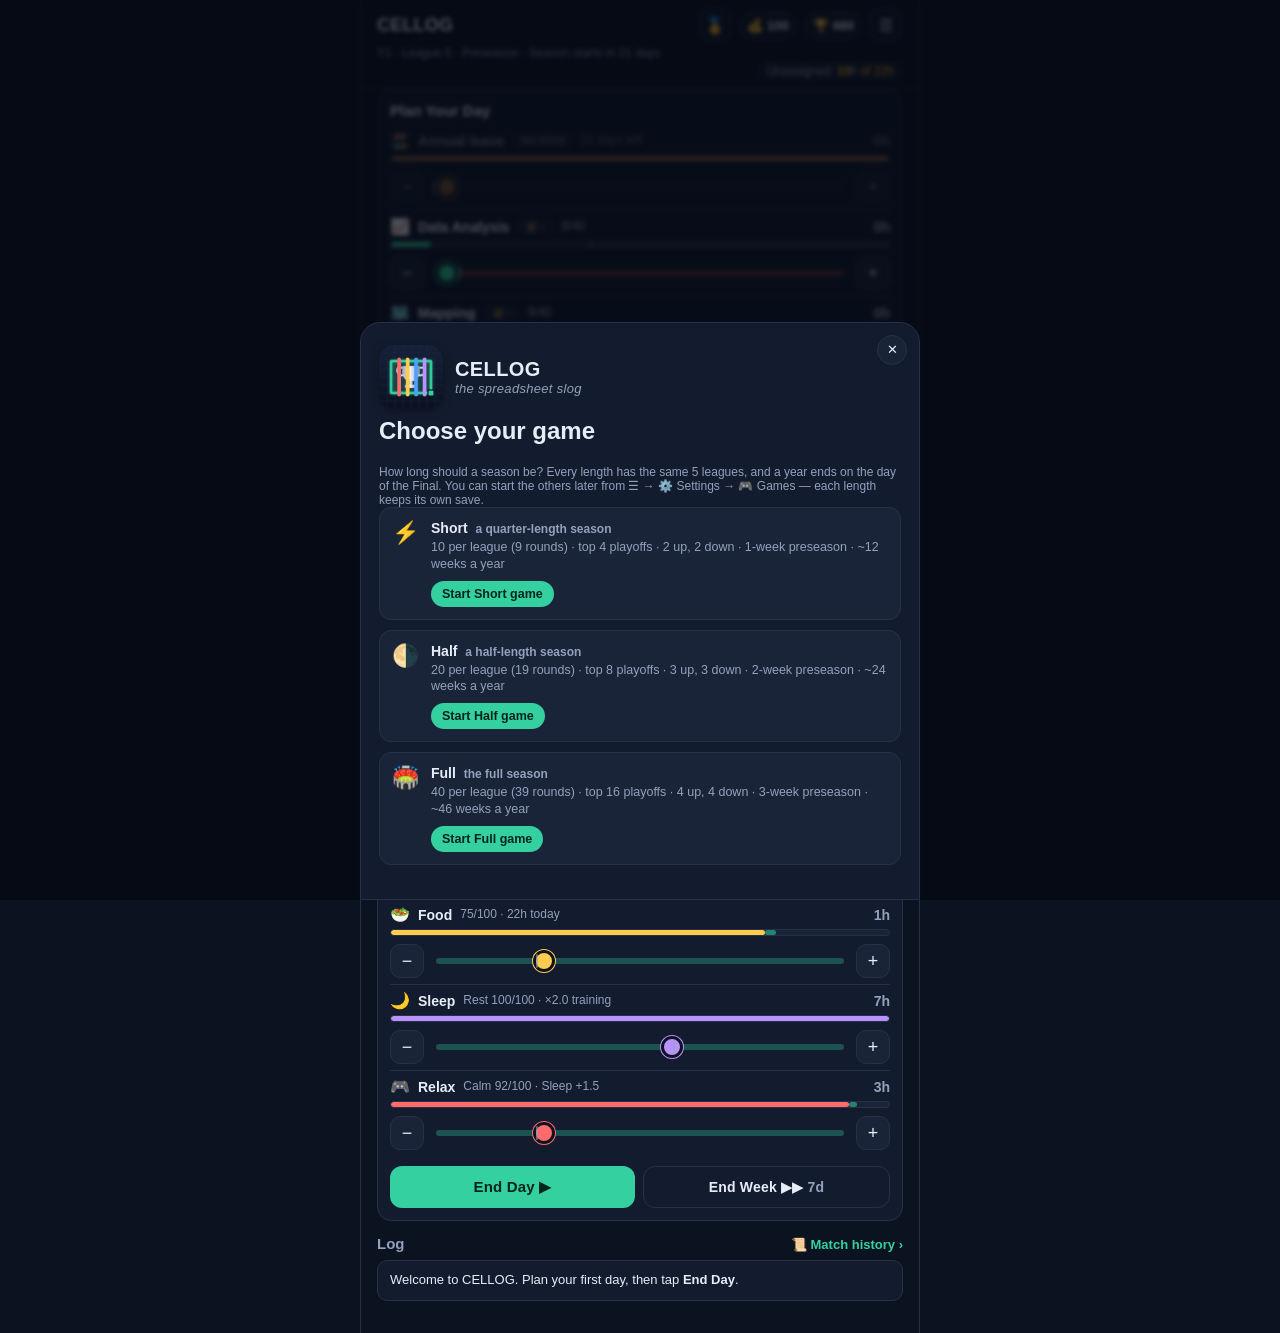
<file: index.html>
<!DOCTYPE html>
<html lang="en">
<head>
<meta charset="UTF-8" />
<meta name="viewport" content="width=device-width, initial-scale=1, viewport-fit=cover, maximum-scale=1, user-scalable=no" />
<title>CELLOG — the spreadsheet slog</title>
<meta name="description" content="An Excel esports manager: plan every hour, train seven skills and climb five leagues — the spreadsheet slog." />

<!-- iOS home-screen / PWA support -->
<meta name="apple-mobile-web-app-capable" content="yes" />
<meta name="apple-mobile-web-app-status-bar-style" content="black" />
<meta name="apple-mobile-web-app-title" content="CELLOG" />
<meta name="mobile-web-app-capable" content="yes" />
<meta name="theme-color" content="#0b1220" />
<link rel="apple-touch-icon" href="icons/apple-touch-icon.png" />
<link rel="icon" href="icons/icon-192.png" />
<link rel="manifest" href="manifest.webmanifest" />

<link rel="stylesheet" href="style.css" />
</head>
<body>
<div id="app">

  <!-- ===== Top bar ===== -->
  <header class="topbar">
    <div class="topbar-top">
      <div class="brand">CELLOG</div>
      <div class="topbar-right">
        <button class="icon-btn" id="leaguesBtn" title="Leagues" aria-label="Leagues">🏅</button>
        <button class="chip" id="cashChip" title="Cash">💰 <span id="cashVal">0</span></button>
        <button class="chip" id="rankChip" title="Rating">🏆 <span id="rankVal">800</span></button>
        <button class="icon-btn" id="menuBtn" aria-label="Menu">☰</button>
      </div>
    </div>
    <div class="topbar-info">
      <div class="match-counter" id="matchCounter">Y1 · League 5 · Preseason · Season starts in 14 days</div>
      <div class="topbar-sub-row">
        <div class="match-counter match-counter-sub" id="matchCounter2"></div>
        <div class="hours-left topbar-hours">Unassigned: <span id="hoursLeft">24</span>h<span id="hoursCapNote" class="hours-cap-note"></span></div>
      </div>
    </div>
  </header>

  <div id="warningBanner" class="warning-banner hidden"></div>

  <!-- ===== Time allocation ===== -->
  <section class="planner">
    <div class="planner-header">
      <h2>Plan Your Day</h2>
    </div>

    <div id="plannerRows"><!-- skill + exercise/sleep/relax rows, each combining its stat readout and slider, rendered by renderPlanner() --></div>

    <div class="end-day-row">
      <button class="end-day-btn" id="endDayBtn">End Day ▶</button>
      <button class="end-day-btn end-week-btn" id="endWeekBtn">To Match ▶▶</button>
    </div>
    <div class="end-day-hint" id="endDayHint"></div>
  </section>

  <!-- ===== Log ===== -->
  <section class="log-section">
    <div class="log-head"><h2>Log</h2><button class="link-btn" id="historyLink">📜 Match history ›</button></div>
    <div id="log" class="log"></div>
  </section>

</div>

<div id="saveToast" class="save-toast hidden"></div>

<!-- ===== Modal: generic ===== -->
<div id="modalOverlay" class="modal-overlay hidden">
  <div class="modal" id="modal">
    <button class="modal-close" id="modalClose">✕</button>
    <div id="modalBody"></div>
  </div>
</div>

<script src="edu-functions.js"></script>
<script src="edu-banks.js"></script>
<script src="edu-general.js"></script>
<script src="edu-inv.js"></script>
<script src="edu-pqgroups.js"></script>
<script src="game.js"></script>
</body>
</html>
</file>
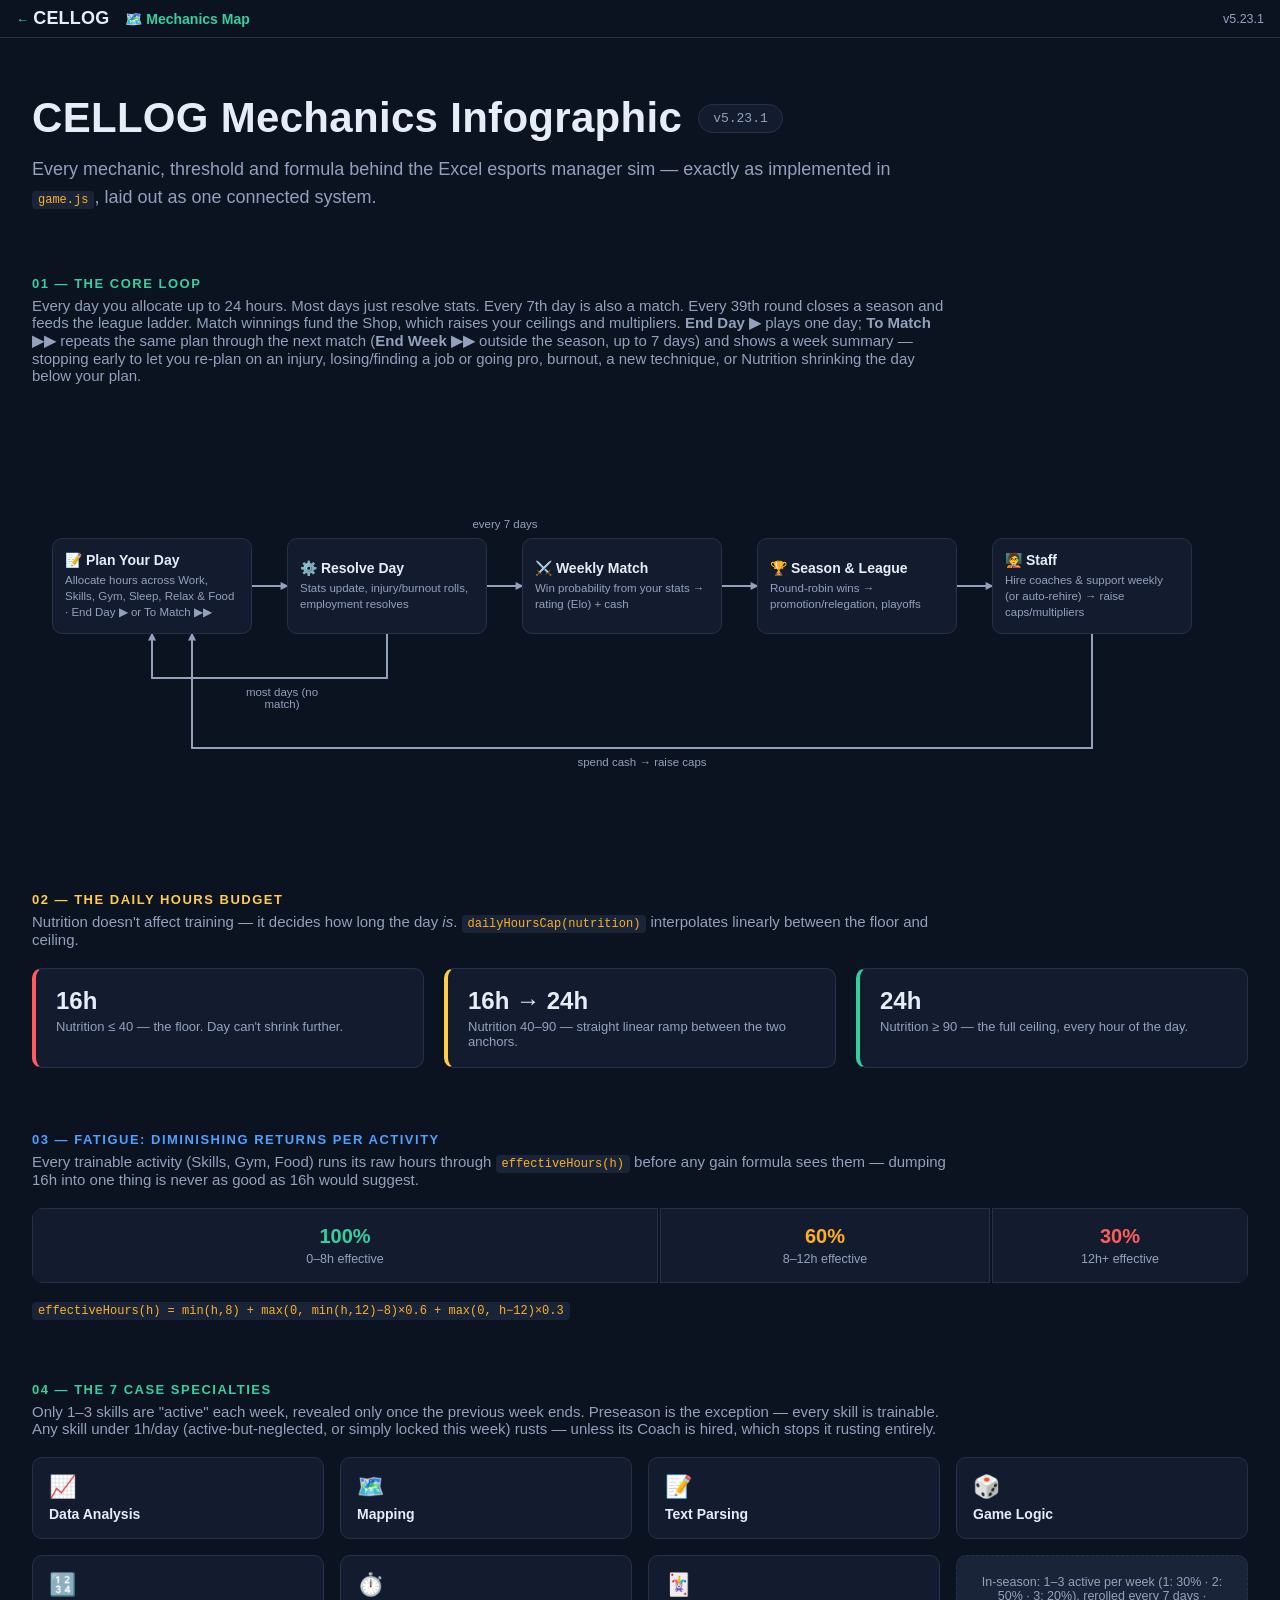
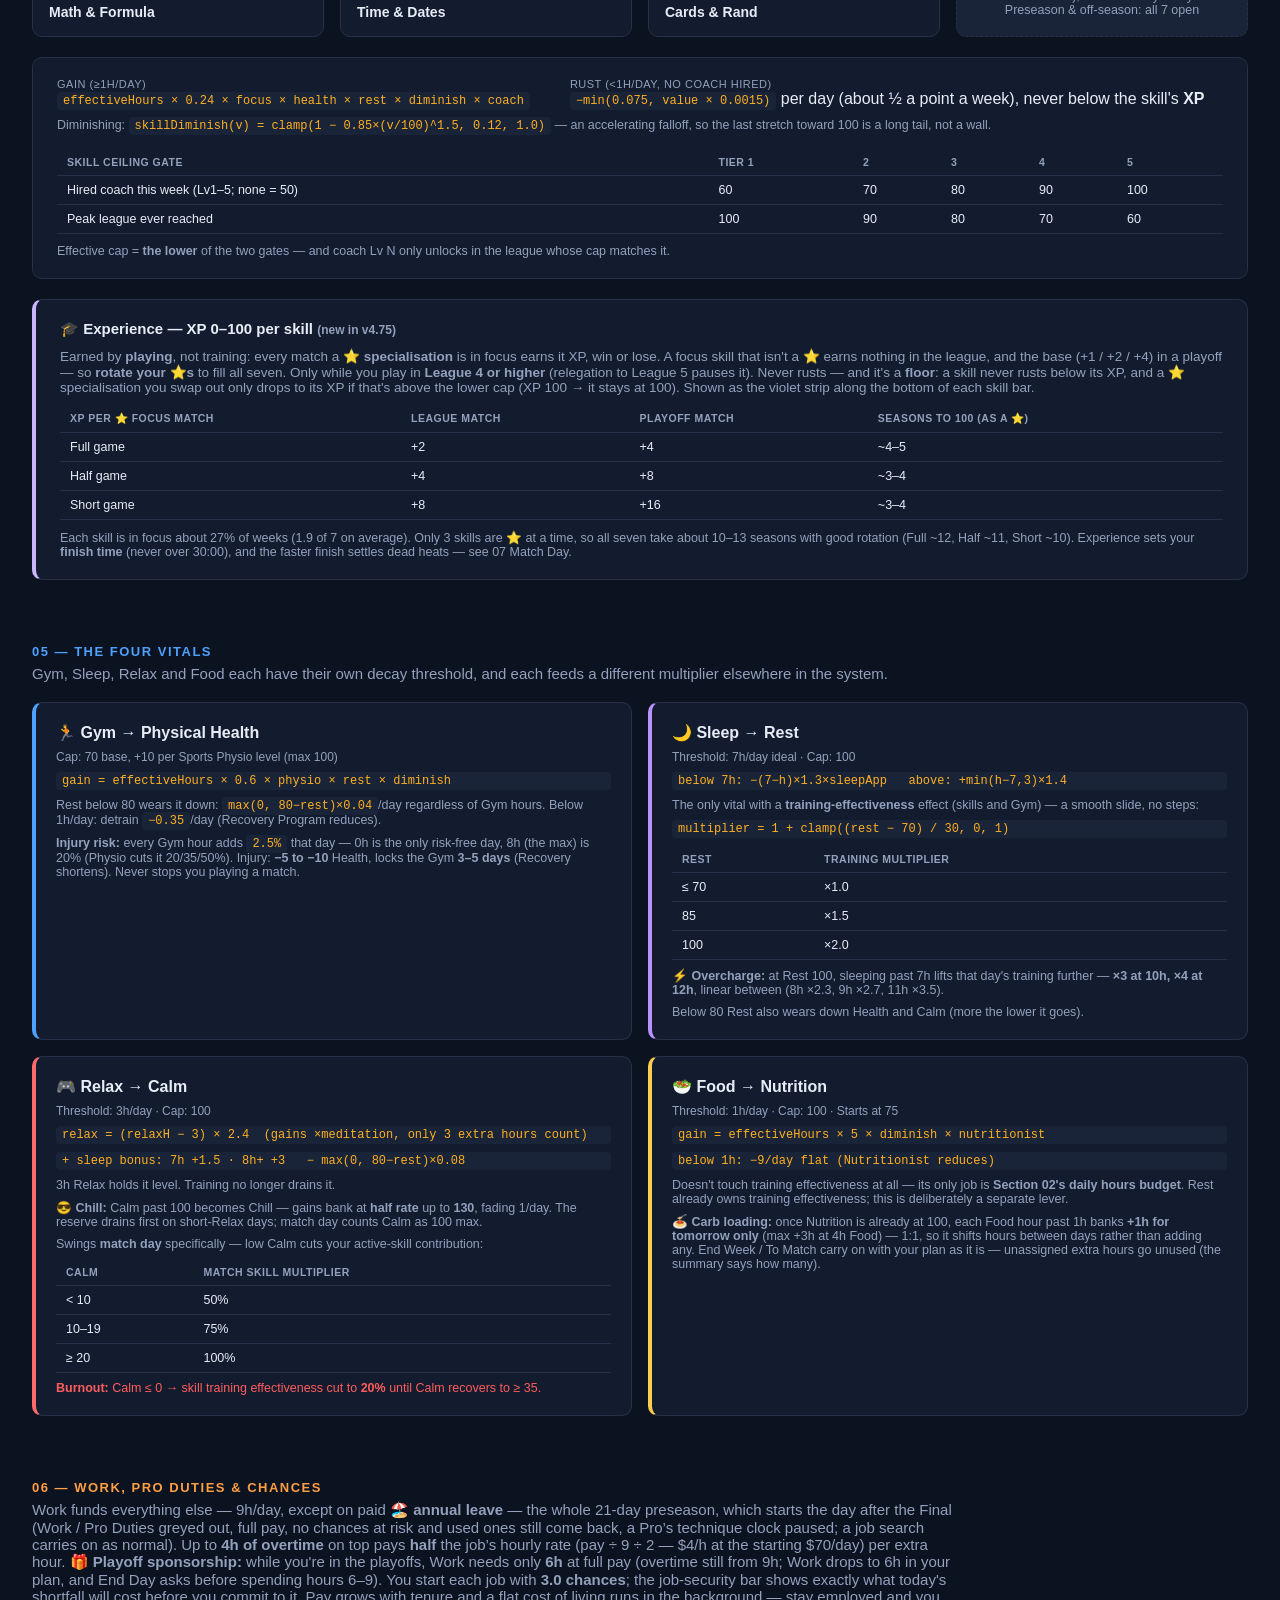
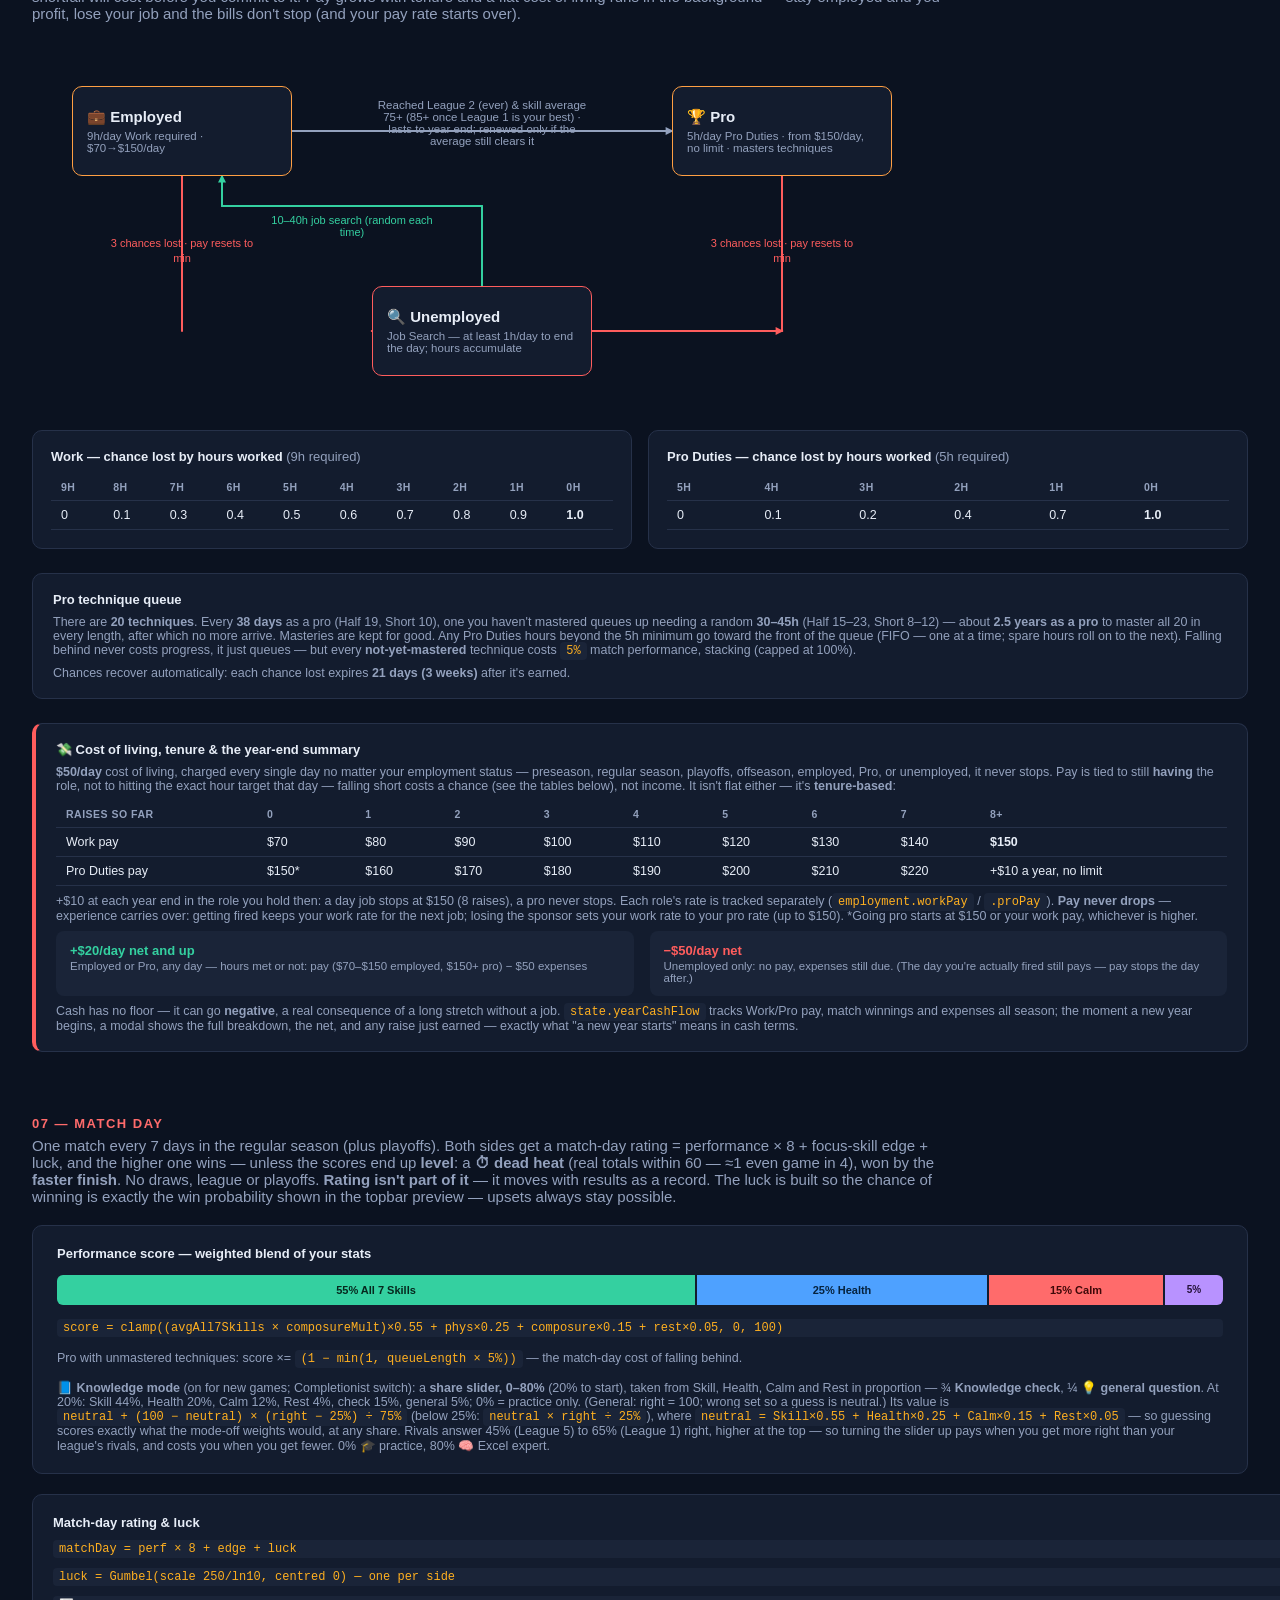
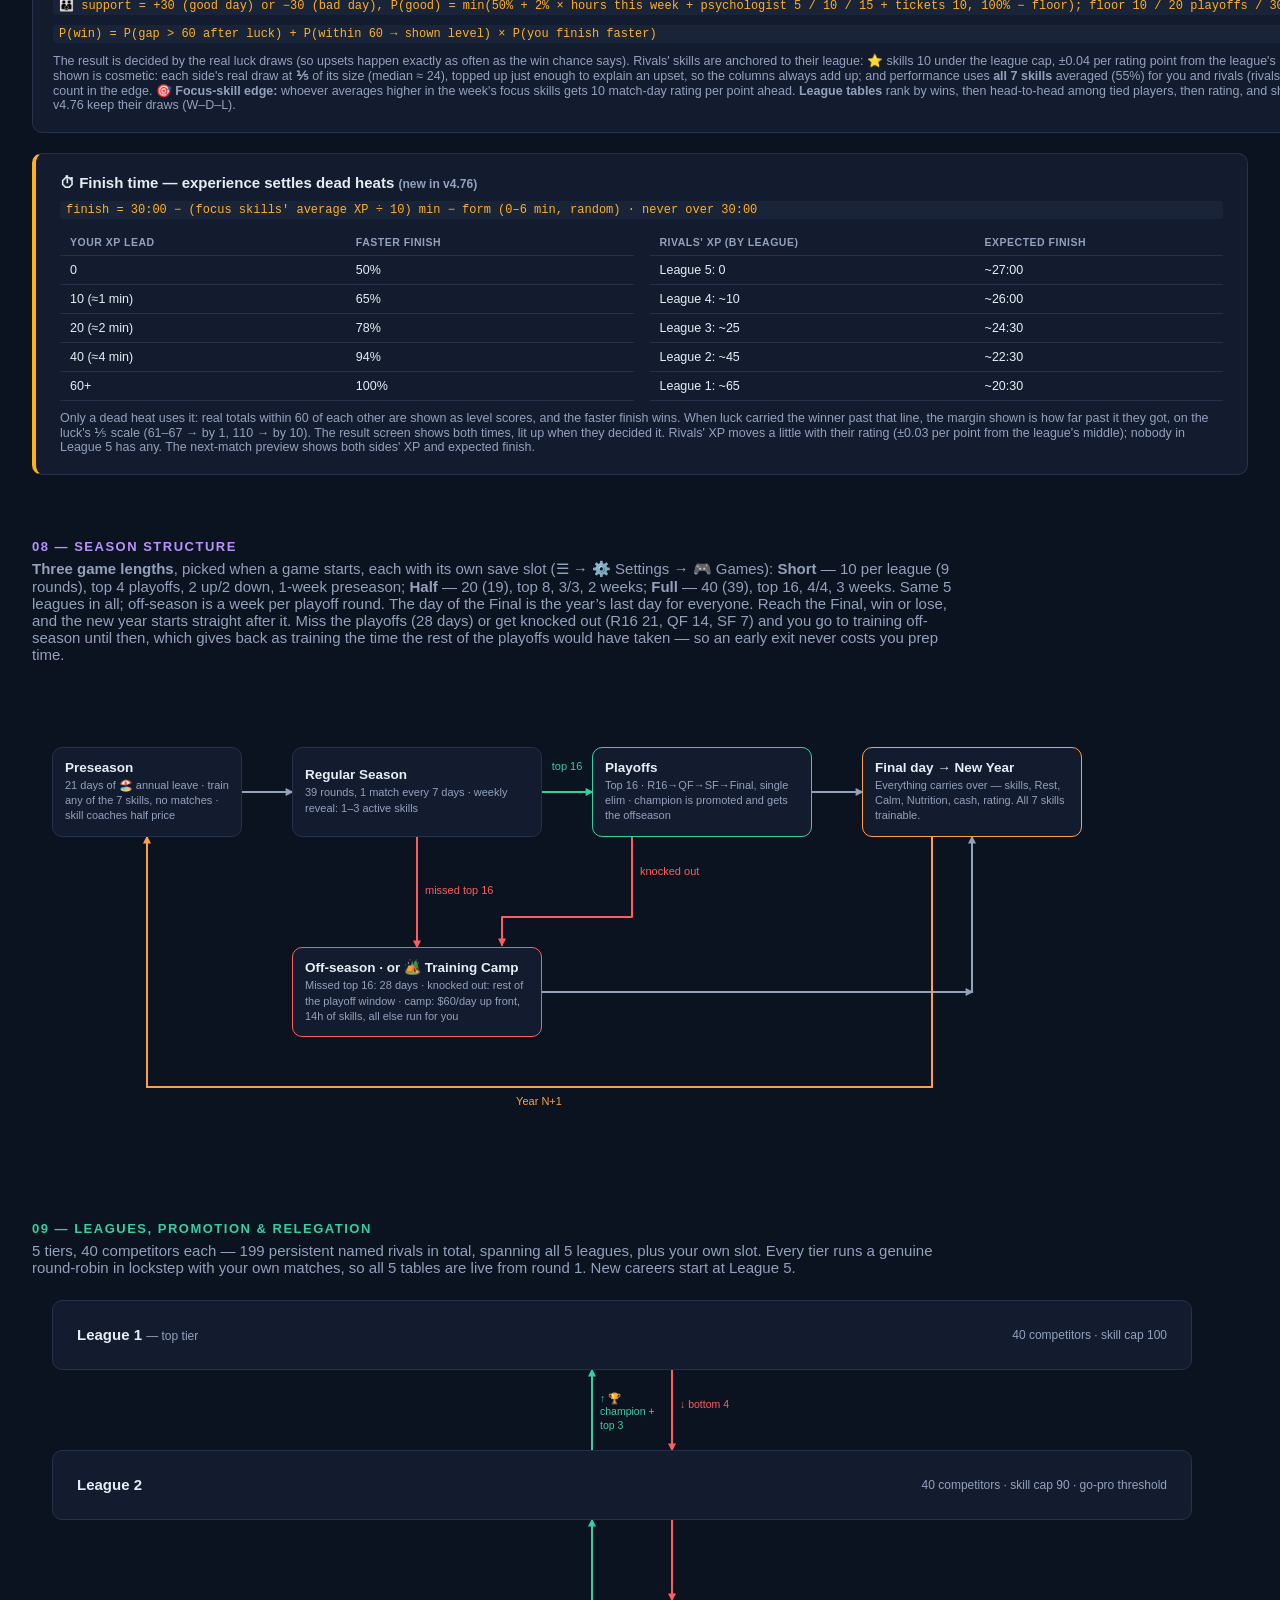
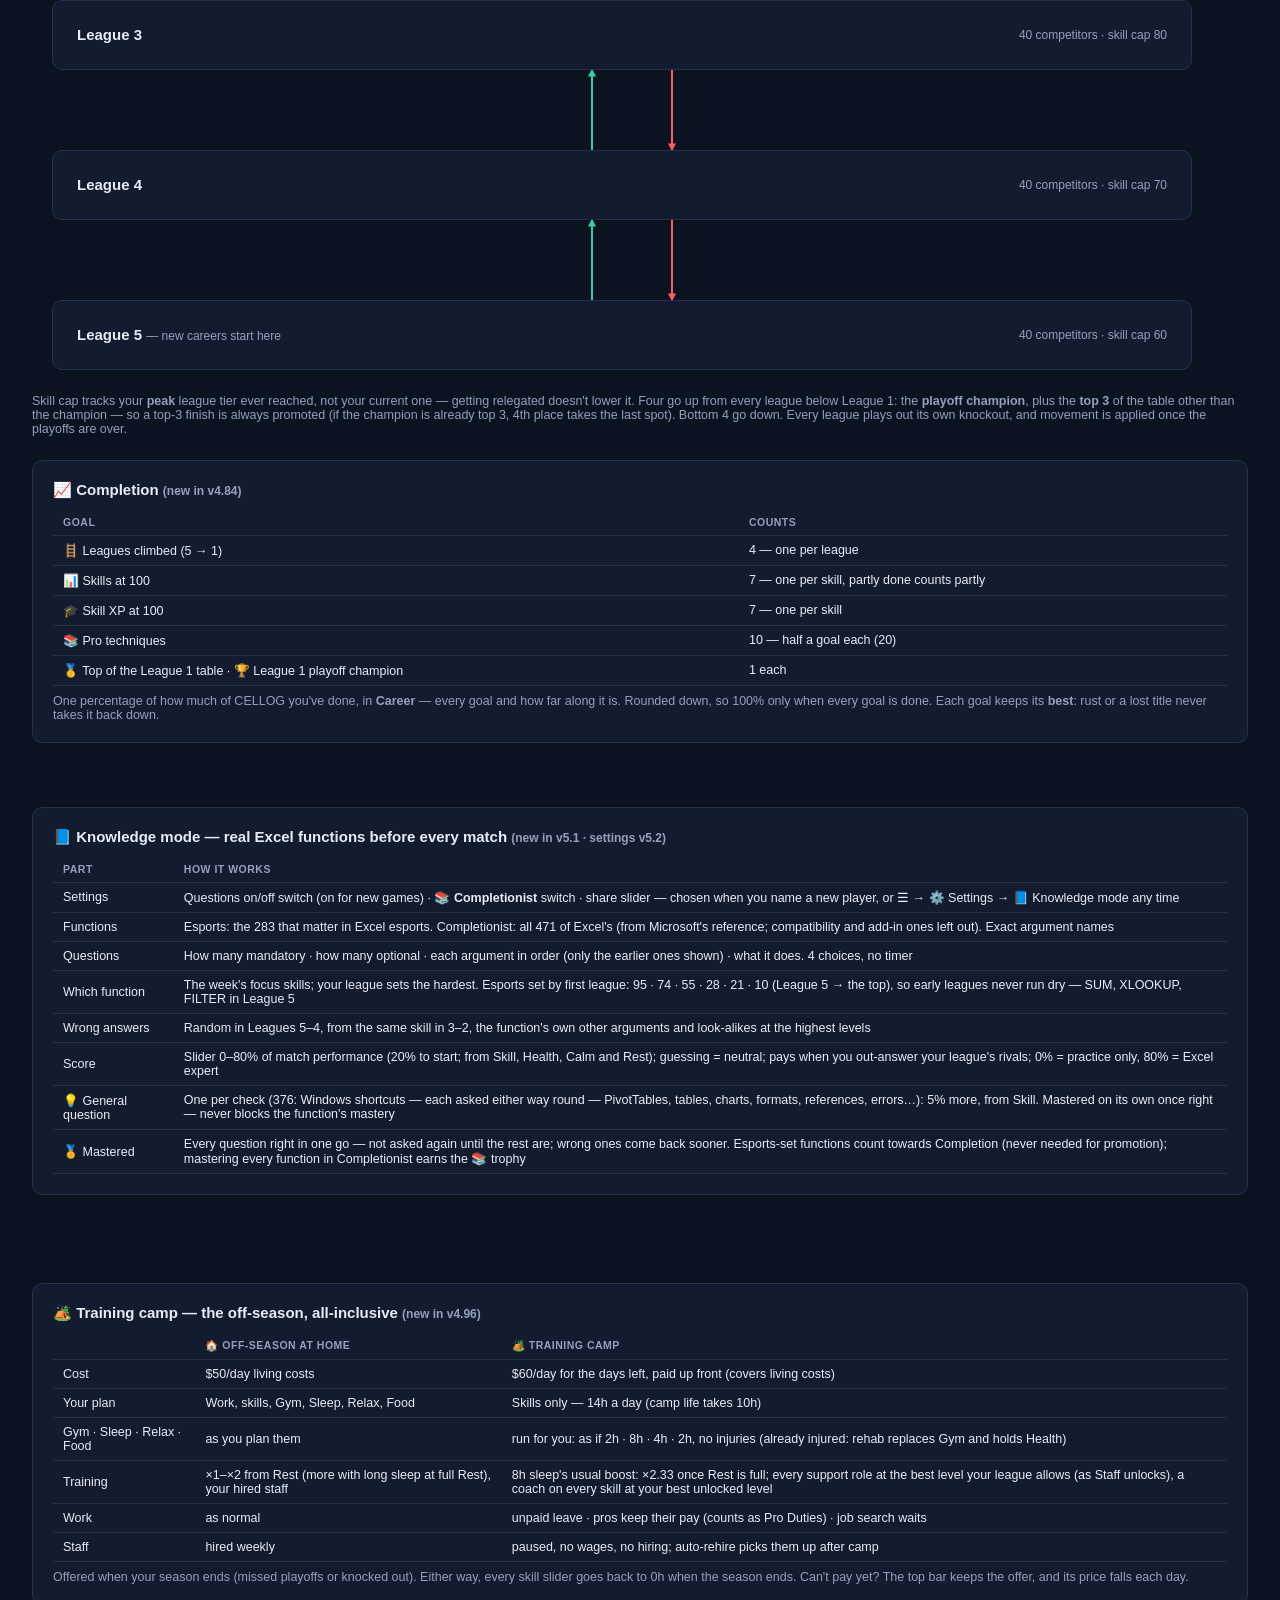
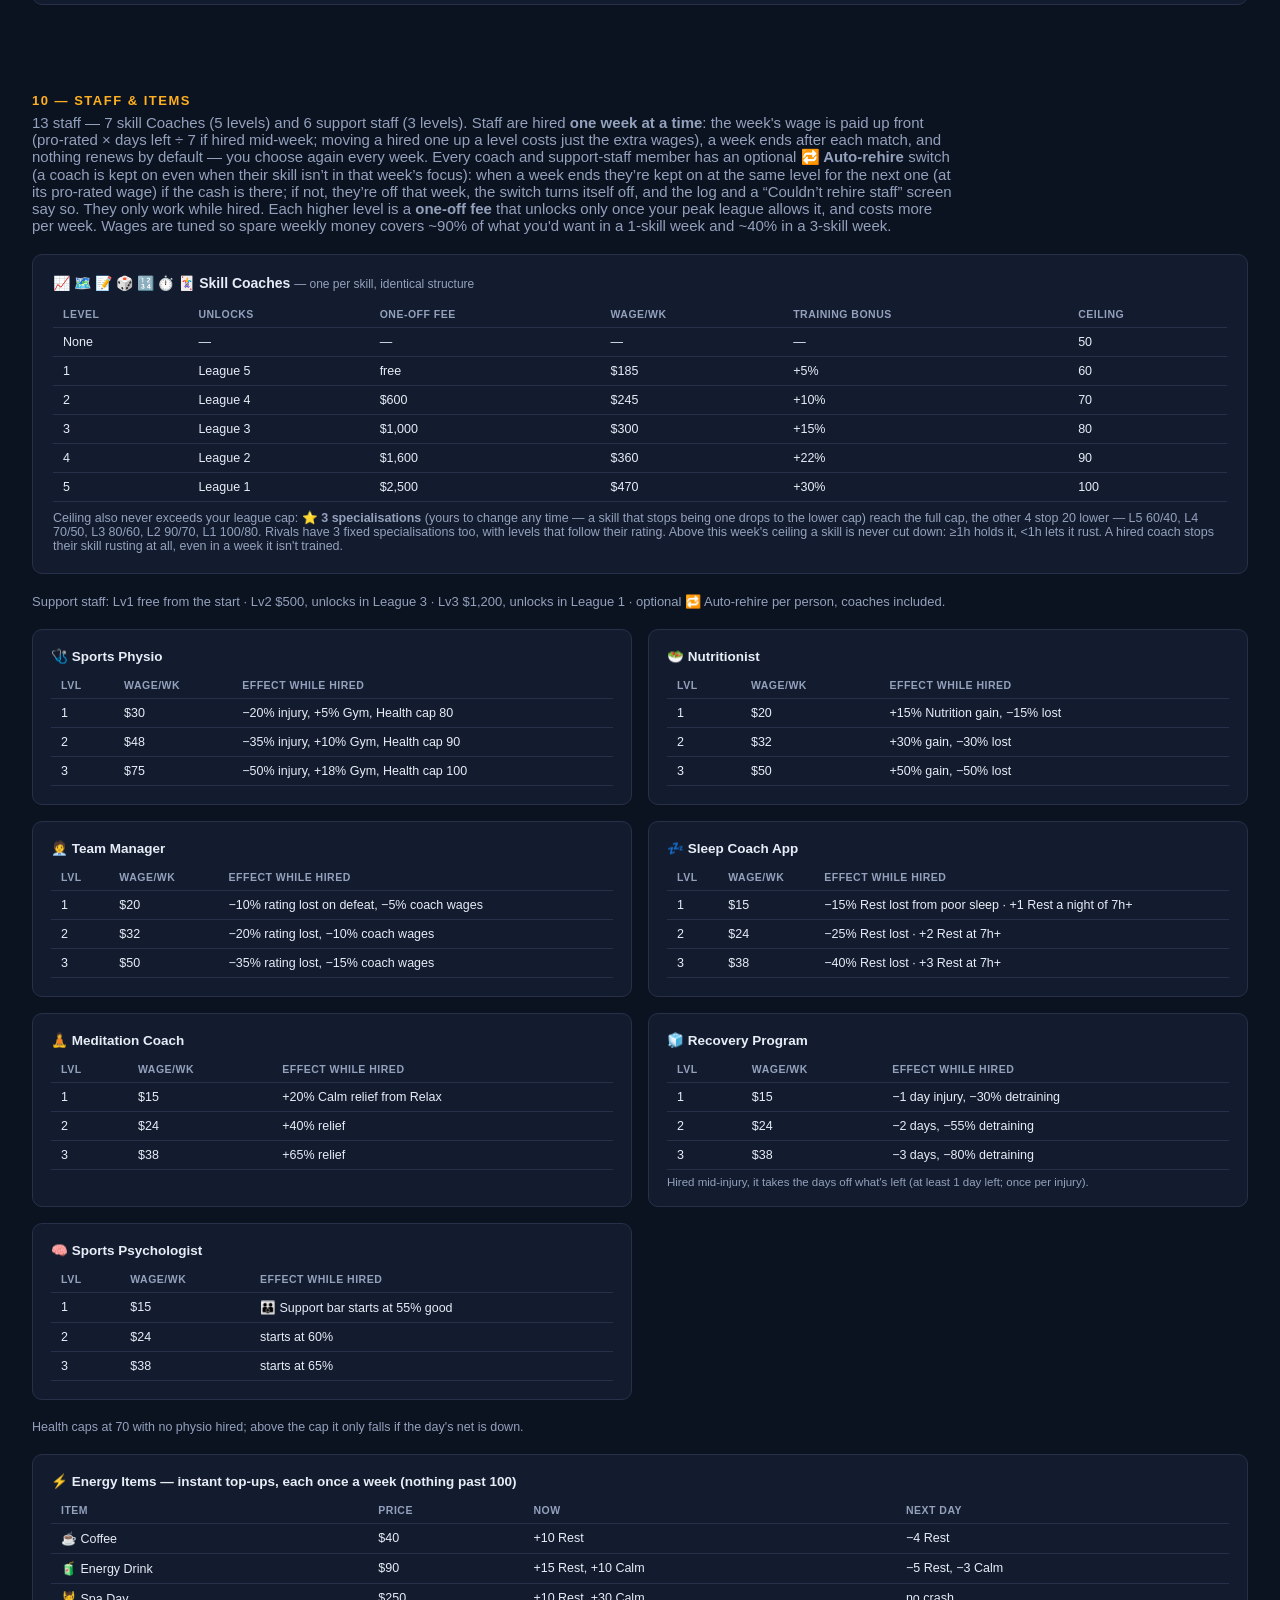
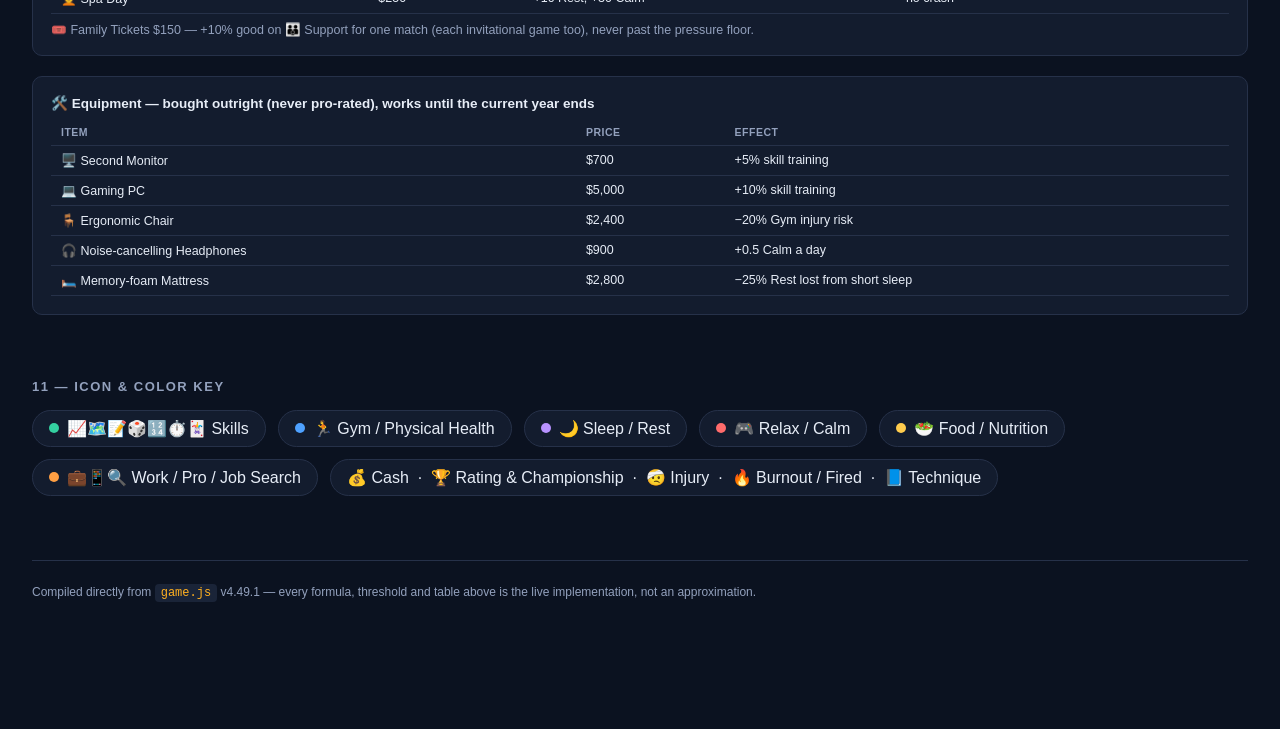
<file: guide/infographic.html>
<!doctype html>
<html lang="en">
<head>
<meta charset="utf-8">
<meta name="viewport" content="width=device-width, initial-scale=1, viewport-fit=cover">
<title>CELLOG Mechanics Infographic</title>
<meta name="theme-color" content="#0b1220">
<link rel="icon" href="../icons/icon-192.png">
<link rel="apple-touch-icon" href="../icons/apple-touch-icon.png">
<style>
.cellog-back{position:sticky;top:0;z-index:50;display:flex;align-items:center;gap:10px;
  padding:calc(8px + env(safe-area-inset-top,0px)) 16px 8px;background:#0b1220;border-bottom:1px solid #263149;
  font:600 14px -apple-system,BlinkMacSystemFont,"Segoe UI",Roboto,sans-serif}
.cellog-back a{color:#34d0a0;text-decoration:none}
.cellog-back a.cellog-brand{color:#e7edf7;font-weight:800;font-size:18px;letter-spacing:.2px;margin-right:6px}
.cellog-back a.cellog-brand small{color:#34d0a0;font-size:13px;font-weight:600;margin-right:4px}
.cellog-back span{color:#93a1bd;font-weight:500;font-size:12.5px;margin-left:auto}
</style>

<style>
:root{
  --bg:#0b1220; --bg-elev:#131c2e; --bg-elev-2:#1a2438; --border:#263149;
  --text:#e7edf7; --text-dim:#93a1bd;
  --skill:#34d0a0; --phys:#4ea1ff; --nutrition:#ffcc4d; --rest:#b892ff; --composure:#ff6b6b; --work:#ff9f43;
  --accent:#34d0a0; --danger:#ff5d5d; --warn:#ffb020;
}
body{margin:0;background:var(--bg);color:var(--text);font-family:-apple-system,BlinkMacSystemFont,"SF Pro Text","Segoe UI",Roboto,sans-serif;}
table{border-collapse:collapse;width:100%;}
th,td{text-align:left;padding:7px 10px;border-bottom:1px solid var(--border);font-size:12.5px;}
th{color:var(--text-dim);font-weight:600;text-transform:uppercase;font-size:10.5px;letter-spacing:0.5px;}
code{font-family:ui-monospace,"SF Mono","Cascadia Code",Menlo,Consolas,monospace;background:var(--bg-elev-2);padding:2px 6px;border-radius:4px;font-size:12px;color:var(--warn);white-space:nowrap;}
a{color:var(--skill);}
</style>
<style>.ig-scroll{overflow-x:auto;-webkit-overflow-scrolling:touch}.ig-wrap{min-width:1180px}.cellog-back button{font:600 13px inherit;color:#e7edf7;background:#131c2e;border:1px solid #263149;border-radius:8px;padding:4px 10px}</style>
</head>
<body>
<nav class="cellog-back"><a class="cellog-brand" href="../index.html" title="Back to the game"><small>←</small>CELLOG</a><a href="map.html">🗺️ Mechanics Map</a><button type="button" id="igFit">Fit width</button><span>v5.23.1</span></nav><div class="ig-scroll"><div class="ig-wrap">

<div style="width:100%;max-width:1320px;margin:0 auto;padding:56px 32px 140px;display:flex;flex-direction:column;gap:64px;box-sizing:border-box;">

<!-- ============ HEADER ============ -->
<div style="display:flex;flex-direction:column;gap:14px;">
  <div style="display:flex;align-items:center;gap:16px;flex-wrap:wrap;">
    <div style="font-size:42px;font-weight:800;letter-spacing:0.3px;">CELLOG Mechanics Infographic</div>
    <div style="background:var(--bg-elev);border:1px solid var(--border);border-radius:999px;padding:6px 14px;font-size:13px;color:var(--text-dim);font-family:ui-monospace,monospace;">v5.23.1</div>
  </div>
  <div style="font-size:18px;color:var(--text-dim);max-width:920px;line-height:1.55;">Every mechanic, threshold and formula behind the Excel esports manager sim — exactly as implemented in <code>game.js</code>, laid out as one connected system.</div>
</div>

<!-- ============ 01 CORE LOOP ============ -->
<div style="display:flex;flex-direction:column;gap:24px;">
  <div>
    <div style="font-size:13px;font-weight:700;letter-spacing:1.5px;text-transform:uppercase;color:var(--skill);margin-bottom:6px;">01 — The Core Loop</div>
    <div style="font-size:15px;color:var(--text-dim);max-width:920px;">Every day you allocate up to 24 hours. Most days just resolve stats. Every 7th day is also a match. Every 39th round closes a season and feeds the league ladder. Match winnings fund the Shop, which raises your ceilings and multipliers. <b>End Day ▶</b> plays one day; <b>To Match ▶▶</b> repeats the same plan through the next match (<b>End Week ▶▶</b> outside the season, up to 7 days) and shows a week summary — stopping early to let you re-plan on an injury, losing/finding a job or going pro, burnout, a new technique, or Nutrition shrinking the day below your plan.</div>
  </div>
  <div style="overflow-x:auto;">
    <div style="position:relative;width:1180px;height:420px;">
      <!-- loop-back: Resolve Day -> Plan Day (most days) -->
      <svg width="8" height="44" viewBox="0 0 8 44" preserveAspectRatio="none" style="position:absolute;left:351px;top:226px;width:8px;height:44px;overflow:visible;fill:none;stroke:var(--text-dim);stroke-width:2;stroke-linecap:round;stroke-linejoin:round"><defs><marker id="dc-arrow-head-filled" orient="auto" markerWidth="5" markerHeight="5" refX="3.2" refY="2" overflow="visible"><path d="M0 0 L4 2 L0 4 Z" fill="var(--text-dim)" stroke="none" style="fill:context-stroke"/></marker></defs><path d="M 4 0 L 4 44"></path></svg>
      <svg width="235" height="8" viewBox="0 0 235 8" preserveAspectRatio="none" style="position:absolute;left:120px;top:266px;width:235px;height:8px;overflow:visible;fill:none;stroke:var(--text-dim);stroke-width:2;stroke-linecap:round;stroke-linejoin:round"><defs><marker id="dc-arrow-head-filled" orient="auto" markerWidth="5" markerHeight="5" refX="3.2" refY="2" overflow="visible"><path d="M0 0 L4 2 L0 4 Z" fill="var(--text-dim)" stroke="none" style="fill:context-stroke"/></marker></defs><path d="M 235 4 L 0 4"></path></svg>
      <svg width="8" height="44" viewBox="0 0 8 44" preserveAspectRatio="none" style="position:absolute;left:116px;top:226px;width:8px;height:44px;overflow:visible;fill:none;stroke:var(--text-dim);stroke-width:2;stroke-linecap:round;stroke-linejoin:round"><defs><marker id="dc-arrow-head-filled" orient="auto" markerWidth="5" markerHeight="5" refX="3.2" refY="2" overflow="visible"><path d="M0 0 L4 2 L0 4 Z" fill="var(--text-dim)" stroke="none" style="fill:context-stroke"/></marker></defs><path d="M 4 44 L 4 0" marker-end="url(#dc-arrow-head-filled)"></path></svg>
      <div style="position:absolute;left:195px;top:278px;width:110px;text-align:center;font-size:11.5px;color:var(--text-dim);">most days (no match)</div>

      <!-- long loop-back: Shop -> Plan Day (spend cash) -->
      <svg width="8" height="114" viewBox="0 0 8 114" preserveAspectRatio="none" style="position:absolute;left:1056px;top:226px;width:8px;height:114px;overflow:visible;fill:none;stroke:var(--text-dim);stroke-width:2;stroke-linecap:round;stroke-linejoin:round"><defs><marker id="dc-arrow-head-filled" orient="auto" markerWidth="5" markerHeight="5" refX="3.2" refY="2" overflow="visible"><path d="M0 0 L4 2 L0 4 Z" fill="var(--text-dim)" stroke="none" style="fill:context-stroke"/></marker></defs><path d="M 4 0 L 4 114"></path></svg>
      <svg width="900" height="8" viewBox="0 0 900 8" preserveAspectRatio="none" style="position:absolute;left:160px;top:336px;width:900px;height:8px;overflow:visible;fill:none;stroke:var(--text-dim);stroke-width:2;stroke-linecap:round;stroke-linejoin:round"><defs><marker id="dc-arrow-head-filled" orient="auto" markerWidth="5" markerHeight="5" refX="3.2" refY="2" overflow="visible"><path d="M0 0 L4 2 L0 4 Z" fill="var(--text-dim)" stroke="none" style="fill:context-stroke"/></marker></defs><path d="M 900 4 L 0 4"></path></svg>
      <svg width="8" height="114" viewBox="0 0 8 114" preserveAspectRatio="none" style="position:absolute;left:156px;top:226px;width:8px;height:114px;overflow:visible;fill:none;stroke:var(--text-dim);stroke-width:2;stroke-linecap:round;stroke-linejoin:round"><defs><marker id="dc-arrow-head-filled" orient="auto" markerWidth="5" markerHeight="5" refX="3.2" refY="2" overflow="visible"><path d="M0 0 L4 2 L0 4 Z" fill="var(--text-dim)" stroke="none" style="fill:context-stroke"/></marker></defs><path d="M 4 114 L 4 0" marker-end="url(#dc-arrow-head-filled)"></path></svg>
      <div style="position:absolute;left:500px;top:348px;width:220px;text-align:center;font-size:11.5px;color:var(--text-dim);">spend cash → raise caps</div>

      <!-- straight connectors A-B-C-D-E -->
      <svg width="35" height="8" viewBox="0 0 35 8" preserveAspectRatio="none" style="position:absolute;left:220px;top:174px;width:35px;height:8px;overflow:visible;fill:none;stroke:var(--text-dim);stroke-width:2;stroke-linecap:round;stroke-linejoin:round"><defs><marker id="dc-arrow-head-filled" orient="auto" markerWidth="5" markerHeight="5" refX="3.2" refY="2" overflow="visible"><path d="M0 0 L4 2 L0 4 Z" fill="var(--text-dim)" stroke="none" style="fill:context-stroke"/></marker></defs><path d="M 0 4 L 35 4" marker-end="url(#dc-arrow-head-filled)"></path></svg>
      <svg width="35" height="8" viewBox="0 0 35 8" preserveAspectRatio="none" style="position:absolute;left:455px;top:174px;width:35px;height:8px;overflow:visible;fill:none;stroke:var(--text-dim);stroke-width:2;stroke-linecap:round;stroke-linejoin:round"><defs><marker id="dc-arrow-head-filled" orient="auto" markerWidth="5" markerHeight="5" refX="3.2" refY="2" overflow="visible"><path d="M0 0 L4 2 L0 4 Z" fill="var(--text-dim)" stroke="none" style="fill:context-stroke"/></marker></defs><path d="M 0 4 L 35 4" marker-end="url(#dc-arrow-head-filled)"></path></svg>
      <div style="position:absolute;left:418px;top:110px;width:110px;text-align:center;font-size:11.5px;color:var(--text-dim);">every 7 days</div>
      <svg width="35" height="8" viewBox="0 0 35 8" preserveAspectRatio="none" style="position:absolute;left:690px;top:174px;width:35px;height:8px;overflow:visible;fill:none;stroke:var(--text-dim);stroke-width:2;stroke-linecap:round;stroke-linejoin:round"><defs><marker id="dc-arrow-head-filled" orient="auto" markerWidth="5" markerHeight="5" refX="3.2" refY="2" overflow="visible"><path d="M0 0 L4 2 L0 4 Z" fill="var(--text-dim)" stroke="none" style="fill:context-stroke"/></marker></defs><path d="M 0 4 L 35 4" marker-end="url(#dc-arrow-head-filled)"></path></svg>
      <svg width="35" height="8" viewBox="0 0 35 8" preserveAspectRatio="none" style="position:absolute;left:925px;top:174px;width:35px;height:8px;overflow:visible;fill:none;stroke:var(--text-dim);stroke-width:2;stroke-linecap:round;stroke-linejoin:round"><defs><marker id="dc-arrow-head-filled" orient="auto" markerWidth="5" markerHeight="5" refX="3.2" refY="2" overflow="visible"><path d="M0 0 L4 2 L0 4 Z" fill="var(--text-dim)" stroke="none" style="fill:context-stroke"/></marker></defs><path d="M 0 4 L 35 4" marker-end="url(#dc-arrow-head-filled)"></path></svg>

      <!-- cards -->
      <div style="position:absolute;left:20px;top:130px;width:200px;height:96px;box-sizing:border-box;background:var(--bg-elev);border:1px solid var(--border);border-radius:10px;padding:12px;display:flex;flex-direction:column;gap:4px;justify-content:center;"><span style="font-size:14px;font-weight:700;">📝 Plan Your Day</span><span style="font-size:11.5px;color:var(--text-dim);line-height:1.4;">Allocate hours across Work, Skills, Gym, Sleep, Relax &amp; Food · End Day ▶ or To Match ▶▶</span></div>
      <div style="position:absolute;left:255px;top:130px;width:200px;height:96px;box-sizing:border-box;background:var(--bg-elev);border:1px solid var(--border);border-radius:10px;padding:12px;display:flex;flex-direction:column;gap:4px;justify-content:center;"><span style="font-size:14px;font-weight:700;">⚙️ Resolve Day</span><span style="font-size:11.5px;color:var(--text-dim);line-height:1.4;">Stats update, injury/burnout rolls, employment resolves</span></div>
      <div style="position:absolute;left:490px;top:130px;width:200px;height:96px;box-sizing:border-box;background:var(--bg-elev);border:1px solid var(--border);border-radius:10px;padding:12px;display:flex;flex-direction:column;gap:4px;justify-content:center;"><span style="font-size:14px;font-weight:700;">⚔️ Weekly Match</span><span style="font-size:11.5px;color:var(--text-dim);line-height:1.4;">Win probability from your stats → rating (Elo) + cash</span></div>
      <div style="position:absolute;left:725px;top:130px;width:200px;height:96px;box-sizing:border-box;background:var(--bg-elev);border:1px solid var(--border);border-radius:10px;padding:12px;display:flex;flex-direction:column;gap:4px;justify-content:center;"><span style="font-size:14px;font-weight:700;">🏆 Season &amp; League</span><span style="font-size:11.5px;color:var(--text-dim);line-height:1.4;">Round-robin wins → promotion/relegation, playoffs</span></div>
      <div style="position:absolute;left:960px;top:130px;width:200px;height:96px;box-sizing:border-box;background:var(--bg-elev);border:1px solid var(--border);border-radius:10px;padding:12px;display:flex;flex-direction:column;gap:4px;justify-content:center;"><span style="font-size:14px;font-weight:700;">🧑‍🏫 Staff</span><span style="font-size:11.5px;color:var(--text-dim);line-height:1.4;">Hire coaches &amp; support weekly (or auto-rehire) → raise caps/multipliers</span></div>
    </div>
  </div>
</div>

<!-- ============ 02 DAILY HOURS BUDGET ============ -->
<div style="display:flex;flex-direction:column;gap:20px;">
  <div>
    <div style="font-size:13px;font-weight:700;letter-spacing:1.5px;text-transform:uppercase;color:var(--nutrition);margin-bottom:6px;">02 — The Daily Hours Budget</div>
    <div style="font-size:15px;color:var(--text-dim);max-width:920px;">Nutrition doesn't affect training — it decides how long the day <i>is</i>. <code>dailyHoursCap(nutrition)</code> interpolates linearly between the floor and ceiling.</div>
  </div>
  <div style="display:flex;gap:20px;flex-wrap:wrap;">
    <div style="flex:1;min-width:220px;background:var(--bg-elev);border:1px solid var(--border);border-left:4px solid var(--danger);border-radius:10px;padding:18px 20px;">
      <div style="font-size:24px;font-weight:800;">16h</div>
      <div style="font-size:13px;color:var(--text-dim);margin-top:4px;">Nutrition ≤ 40 — the floor. Day can't shrink further.</div>
    </div>
    <div style="flex:1;min-width:220px;background:var(--bg-elev);border:1px solid var(--border);border-left:4px solid var(--nutrition);border-radius:10px;padding:18px 20px;">
      <div style="font-size:24px;font-weight:800;">16h → 24h</div>
      <div style="font-size:13px;color:var(--text-dim);margin-top:4px;">Nutrition 40–90 — straight linear ramp between the two anchors.</div>
    </div>
    <div style="flex:1;min-width:220px;background:var(--bg-elev);border:1px solid var(--border);border-left:4px solid var(--skill);border-radius:10px;padding:18px 20px;">
      <div style="font-size:24px;font-weight:800;">24h</div>
      <div style="font-size:13px;color:var(--text-dim);margin-top:4px;">Nutrition ≥ 90 — the full ceiling, every hour of the day.</div>
    </div>
  </div>
</div>

<!-- ============ 03 FATIGUE / DIMINISHING RETURNS ============ -->
<div style="display:flex;flex-direction:column;gap:20px;">
  <div>
    <div style="font-size:13px;font-weight:700;letter-spacing:1.5px;text-transform:uppercase;color:var(--phys);margin-bottom:6px;">03 — Fatigue: Diminishing Returns Per Activity</div>
    <div style="font-size:15px;color:var(--text-dim);max-width:920px;">Every trainable activity (Skills, Gym, Food) runs its raw hours through <code>effectiveHours(h)</code> before any gain formula sees them — dumping 16h into one thing is never as good as 16h would suggest.</div>
  </div>
  <div style="display:flex;gap:2px;border-radius:10px;overflow:hidden;">
    <div style="flex:8;background:var(--bg-elev);border:1px solid var(--border);padding:16px;text-align:center;"><div style="font-size:20px;font-weight:800;color:var(--skill);">100%</div><div style="font-size:12.5px;color:var(--text-dim);margin-top:4px;">0–8h effective</div></div>
    <div style="flex:4;background:var(--bg-elev);border:1px solid var(--border);padding:16px;text-align:center;"><div style="font-size:20px;font-weight:800;color:var(--warn);">60%</div><div style="font-size:12.5px;color:var(--text-dim);margin-top:4px;">8–12h effective</div></div>
    <div style="flex:3;background:var(--bg-elev);border:1px solid var(--border);padding:16px;text-align:center;"><div style="font-size:20px;font-weight:800;color:var(--danger);">30%</div><div style="font-size:12.5px;color:var(--text-dim);margin-top:4px;">12h+ effective</div></div>
  </div>
  <div style="font-size:12.5px;color:var(--text-dim);"><code>effectiveHours(h) = min(h,8) + max(0, min(h,12)−8)×0.6 + max(0, h−12)×0.3</code></div>
</div>

<!-- ============ 04 THE 7 SKILLS ============ -->
<div style="display:flex;flex-direction:column;gap:20px;">
  <div>
    <div style="font-size:13px;font-weight:700;letter-spacing:1.5px;text-transform:uppercase;color:var(--skill);margin-bottom:6px;">04 — The 7 Case Specialties</div>
    <div style="font-size:15px;color:var(--text-dim);max-width:920px;">Only 1–3 skills are "active" each week, revealed only once the previous week ends. Preseason is the exception — every skill is trainable. Any skill under 1h/day (active-but-neglected, or simply locked this week) rusts — unless its Coach is hired, which stops it rusting entirely.</div>
  </div>
  <div style="display:grid;grid-template-columns:repeat(4,1fr);gap:16px;">
    <div style="background:var(--bg-elev);border:1px solid var(--border);border-radius:10px;padding:16px;"><div style="font-size:22px;">📈</div><div style="font-size:14px;font-weight:700;margin-top:6px;">Data Analysis</div></div>
    <div style="background:var(--bg-elev);border:1px solid var(--border);border-radius:10px;padding:16px;"><div style="font-size:22px;">🗺️</div><div style="font-size:14px;font-weight:700;margin-top:6px;">Mapping</div></div>
    <div style="background:var(--bg-elev);border:1px solid var(--border);border-radius:10px;padding:16px;"><div style="font-size:22px;">📝</div><div style="font-size:14px;font-weight:700;margin-top:6px;">Text Parsing</div></div>
    <div style="background:var(--bg-elev);border:1px solid var(--border);border-radius:10px;padding:16px;"><div style="font-size:22px;">🎲</div><div style="font-size:14px;font-weight:700;margin-top:6px;">Game Logic</div></div>
    <div style="background:var(--bg-elev);border:1px solid var(--border);border-radius:10px;padding:16px;"><div style="font-size:22px;">🔢</div><div style="font-size:14px;font-weight:700;margin-top:6px;">Math &amp; Formula</div></div>
    <div style="background:var(--bg-elev);border:1px solid var(--border);border-radius:10px;padding:16px;"><div style="font-size:22px;">⏱️</div><div style="font-size:14px;font-weight:700;margin-top:6px;">Time &amp; Dates</div></div>
    <div style="background:var(--bg-elev);border:1px solid var(--border);border-radius:10px;padding:16px;"><div style="font-size:22px;">🃏</div><div style="font-size:14px;font-weight:700;margin-top:6px;">Cards &amp; Rand</div></div>
    <div style="background:var(--bg-elev-2);border:1px dashed var(--border);border-radius:10px;padding:16px;display:flex;align-items:center;justify-content:center;text-align:center;font-size:12.5px;color:var(--text-dim);">In-season: 1–3 active per week (1: 30% · 2: 50% · 3: 20%), rerolled every 7 days · Preseason &amp; off-season: all 7 open</div>
  </div>
  <div style="background:var(--bg-elev);border:1px solid var(--border);border-radius:10px;padding:20px 24px;display:flex;flex-direction:column;gap:10px;">
    <div style="display:flex;gap:40px;flex-wrap:wrap;">
      <div><div style="font-size:11px;color:var(--text-dim);text-transform:uppercase;letter-spacing:0.5px;">Gain (≥1h/day)</div><code>effectiveHours × 0.24 × focus × health × rest × diminish × coach</code></div>
      <div><div style="font-size:11px;color:var(--text-dim);text-transform:uppercase;letter-spacing:0.5px;">Rust (&lt;1h/day, no coach hired)</div><code>−min(0.075, value × 0.0015)</code> per day (about ½ a point a week), never below the skill's <b>XP</b></div>
    </div>
    <div style="font-size:12.5px;color:var(--text-dim);">Diminishing: <code>skillDiminish(v) = clamp(1 − 0.85×(v/100)^1.5, 0.12, 1.0)</code> — an accelerating falloff, so the last stretch toward 100 is a long tail, not a wall.</div>
    <table style="margin-top:6px;">
      <tr><th>Skill ceiling gate</th><th>Tier 1</th><th>2</th><th>3</th><th>4</th><th>5</th></tr>
      <tr><td>Hired coach this week (Lv1–5; none = 50)</td><td>60</td><td>70</td><td>80</td><td>90</td><td>100</td></tr>
      <tr><td>Peak league ever reached</td><td>100</td><td>90</td><td>80</td><td>70</td><td>60</td></tr>
    </table>
    <div style="font-size:12.5px;color:var(--text-dim);">Effective cap = <b>the lower</b> of the two gates — and coach Lv N only unlocks in the league whose cap matches it.</div>
  </div>
  <div style="background:var(--bg-elev);border:1px solid var(--border);border-left:4px solid #c9b6ff;border-radius:10px;padding:20px 24px;display:flex;flex-direction:column;gap:10px;">
    <div style="font-size:15px;font-weight:700;">🎓 Experience — XP 0–100 per skill <span style="font-size:12px;font-weight:600;color:var(--text-dim);">(new in v4.75)</span></div>
    <div style="font-size:13.5px;color:var(--text-dim);">Earned by <b>playing</b>, not training: every match a <b>⭐ specialisation</b> is in focus earns it XP, win or lose. A focus skill that isn't a ⭐ earns nothing in the league, and the base (+1 / +2 / +4) in a playoff — so <b>rotate your ⭐s</b> to fill all seven. Only while you play in <b>League 4 or higher</b> (relegation to League 5 pauses it). Never rusts — and it's a <b>floor</b>: a skill never rusts below its XP, and a ⭐ specialisation you swap out only drops to its XP if that's above the lower cap (XP 100 → it stays at 100). Shown as the violet strip along the bottom of each skill bar.</div>
    <table>
      <tr><th>XP per ⭐ focus match</th><th>League match</th><th>Playoff match</th><th>Seasons to 100 (as a ⭐)</th></tr>
      <tr><td>Full game</td><td>+2</td><td>+4</td><td>~4–5</td></tr>
      <tr><td>Half game</td><td>+4</td><td>+8</td><td>~3–4</td></tr>
      <tr><td>Short game</td><td>+8</td><td>+16</td><td>~3–4</td></tr>
    </table>
    <div style="font-size:12.5px;color:var(--text-dim);">Each skill is in focus about 27% of weeks (1.9 of 7 on average). Only 3 skills are ⭐ at a time, so all seven take about 10–13 seasons with good rotation (Full ~12, Half ~11, Short ~10). Experience sets your <b>finish time</b> (never over 30:00), and the faster finish settles dead heats — see 07 Match Day.</div>
  </div>
</div>

<!-- ============ 05 THE FOUR VITALS ============ -->
<div style="display:flex;flex-direction:column;gap:20px;">
  <div>
    <div style="font-size:13px;font-weight:700;letter-spacing:1.5px;text-transform:uppercase;color:var(--phys);margin-bottom:6px;">05 — The Four Vitals</div>
    <div style="font-size:15px;color:var(--text-dim);max-width:920px;">Gym, Sleep, Relax and Food each have their own decay threshold, and each feeds a different multiplier elsewhere in the system.</div>
  </div>
  <div style="display:grid;grid-template-columns:1fr 1fr;gap:16px;">

    <div style="background:var(--bg-elev);border:1px solid var(--border);border-left:4px solid var(--phys);border-radius:10px;padding:20px;display:flex;flex-direction:column;gap:8px;">
      <div style="font-size:16px;font-weight:700;">🏃 Gym → Physical Health</div>
      <div style="font-size:12px;color:var(--text-dim);">Cap: 70 base, +10 per Sports Physio level (max 100)</div>
      <code>gain = effectiveHours × 0.6 × physio × rest × diminish</code>
      <div style="font-size:12.5px;color:var(--text-dim);">Rest below 80 wears it down: <code>max(0, 80−rest)×0.04</code>/day regardless of Gym hours. Below 1h/day: detrain <code>−0.35</code>/day (Recovery Program reduces).</div>
      <div style="font-size:12.5px;color:var(--text-dim);"><b>Injury risk:</b> every Gym hour adds <code>2.5%</code> that day — 0h is the only risk-free day, 8h (the max) is 20% (Physio cuts it 20/35/50%). Injury: <b>−5 to −10</b> Health, locks the Gym <b>3–5 days</b> (Recovery shortens). Never stops you playing a match.</div>
    </div>

    <div style="background:var(--bg-elev);border:1px solid var(--border);border-left:4px solid var(--rest);border-radius:10px;padding:20px;display:flex;flex-direction:column;gap:8px;">
      <div style="font-size:16px;font-weight:700;">🌙 Sleep → Rest</div>
      <div style="font-size:12px;color:var(--text-dim);">Threshold: 7h/day ideal · Cap: 100</div>
      <code>below 7h: −(7−h)×1.3×sleepApp &nbsp; above: +min(h−7,3)×1.4</code>
      <div style="font-size:12.5px;color:var(--text-dim);">The only vital with a <b>training-effectiveness</b> effect (skills and Gym) — a smooth slide, no steps:</div>
      <code>multiplier = 1 + clamp((rest − 70) / 30, 0, 1)</code>
      <table>
        <tr><th>Rest</th><th>Training multiplier</th></tr>
        <tr><td>≤ 70</td><td>×1.0</td></tr>
        <tr><td>85</td><td>×1.5</td></tr>
        <tr><td>100</td><td>×2.0</td></tr>
      </table>
      <div style="font-size:12.5px;color:var(--text-dim);"><b>⚡ Overcharge:</b> at Rest 100, sleeping past 7h lifts that day's training further — <b>×3 at 10h, ×4 at 12h</b>, linear between (8h ×2.3, 9h ×2.7, 11h ×3.5).</div>
      <div style="font-size:12.5px;color:var(--text-dim);">Below 80 Rest also wears down Health and Calm (more the lower it goes).</div>
    </div>

    <div style="background:var(--bg-elev);border:1px solid var(--border);border-left:4px solid var(--composure);border-radius:10px;padding:20px;display:flex;flex-direction:column;gap:8px;">
      <div style="font-size:16px;font-weight:700;">🎮 Relax → Calm</div>
      <div style="font-size:12px;color:var(--text-dim);">Threshold: 3h/day · Cap: 100</div>
      <code>relax = (relaxH − 3) × 2.4 &nbsp;(gains ×meditation, only 3 extra hours count)</code>
      <code>+ sleep bonus: 7h +1.5 · 8h+ +3 &nbsp; − max(0, 80−rest)×0.08</code>
      <div style="font-size:12.5px;color:var(--text-dim);">3h Relax holds it level. Training no longer drains it.</div>
      <div style="font-size:12.5px;color:var(--text-dim);"><b>😎 Chill:</b> Calm past 100 becomes Chill — gains bank at <b>half rate</b> up to <b>130</b>, fading 1/day. The reserve drains first on short-Relax days; match day counts Calm as 100 max.</div>
      <div style="font-size:12.5px;color:var(--text-dim);">Swings <b>match day</b> specifically — low Calm cuts your active-skill contribution:</div>
      <table>
        <tr><th>Calm</th><th>Match skill multiplier</th></tr>
        <tr><td>&lt; 10</td><td>50%</td></tr>
        <tr><td>10–19</td><td>75%</td></tr>
        <tr><td>≥ 20</td><td>100%</td></tr>
      </table>
      <div style="font-size:12.5px;color:var(--danger);"><b>Burnout:</b> Calm ≤ 0 → skill training effectiveness cut to <b>20%</b> until Calm recovers to ≥ 35.</div>
    </div>

    <div style="background:var(--bg-elev);border:1px solid var(--border);border-left:4px solid var(--nutrition);border-radius:10px;padding:20px;display:flex;flex-direction:column;gap:8px;">
      <div style="font-size:16px;font-weight:700;">🥗 Food → Nutrition</div>
      <div style="font-size:12px;color:var(--text-dim);">Threshold: 1h/day · Cap: 100 · Starts at 75</div>
      <code>gain = effectiveHours × 5 × diminish × nutritionist</code>
      <code>below 1h: −9/day flat (Nutritionist reduces)</code>
      <div style="font-size:12.5px;color:var(--text-dim);">Doesn't touch training effectiveness at all — its only job is <b>Section 02's daily hours budget</b>. Rest already owns training effectiveness; this is deliberately a separate lever.</div>
      <div style="font-size:12.5px;color:var(--text-dim);"><b>🍝 Carb loading:</b> once Nutrition is already at 100, each Food hour past 1h banks <b>+1h for tomorrow only</b> (max +3h at 4h Food) — 1:1, so it shifts hours between days rather than adding any. End Week / To Match carry on with your plan as it is — unassigned extra hours go unused (the summary says how many).</div>
    </div>

  </div>
</div>

<!-- ============ 06 WORK, PRO & CHANCES ============ -->
<div style="display:flex;flex-direction:column;gap:24px;">
  <div>
    <div style="font-size:13px;font-weight:700;letter-spacing:1.5px;text-transform:uppercase;color:var(--work);margin-bottom:6px;">06 — Work, Pro Duties &amp; Chances</div>
    <div style="font-size:15px;color:var(--text-dim);max-width:920px;">Work funds everything else — 9h/day, except on paid <b>🏖️ annual leave</b> — the whole 21-day preseason, which starts the day after the Final (Work / Pro Duties greyed out, full pay, no chances at risk and used ones still come back, a Pro’s technique clock paused; a job search carries on as normal). Up to <b>4h of overtime</b> on top pays <b>half</b> the job’s hourly rate (pay ÷ 9 ÷ 2 — $4/h at the starting $70/day) per extra hour. <b>🎁 Playoff sponsorship:</b> while you're in the playoffs, Work needs only <b>6h</b> at full pay (overtime still from 9h; Work drops to 6h in your plan, and End Day asks before spending hours 6–9). You start each job with <b>3.0 chances</b>; the job-security bar shows exactly what today's shortfall will cost before you commit to it. Pay grows with tenure and a flat cost of living runs in the background — stay employed and you profit, lose your job and the bills don't stop (and your pay rate starts over).</div>
  </div>

  <div style="overflow-x:auto;">
    <div style="position:relative;width:900px;height:360px;">
      <!-- Employed -> Pro -->
      <svg width="380" height="8" viewBox="0 0 380 8" preserveAspectRatio="none" style="position:absolute;left:260px;top:81px;width:380px;height:8px;overflow:visible;fill:none;stroke:var(--text-dim);stroke-width:2;stroke-linecap:round;stroke-linejoin:round"><defs><marker id="dc-arrow-head-filled" orient="auto" markerWidth="5" markerHeight="5" refX="3.2" refY="2" overflow="visible"><path d="M0 0 L4 2 L0 4 Z" fill="var(--text-dim)" stroke="none" style="fill:context-stroke"/></marker></defs><path d="M 0 4 L 380 4" marker-end="url(#dc-arrow-head-filled)"></path></svg>
      <div style="position:absolute;left:340px;top:53px;width:220px;text-align:center;font-size:11.5px;color:var(--text-dim);">Reached League 2 (ever) &amp; skill average 75+ (85+ once League 1 is your best) · lasts to year end; renewed only if the average still clears it</div>

      <!-- Employed -> Unemployed (fired) -->
      <svg width="8" height="155" viewBox="0 0 8 155" preserveAspectRatio="none" style="position:absolute;left:146px;top:130px;width:8px;height:155px;overflow:visible;fill:none;stroke:var(--danger);stroke-width:2;stroke-linecap:round;stroke-linejoin:round"><defs><marker id="dc-arrow-head-filled" orient="auto" markerWidth="5" markerHeight="5" refX="3.2" refY="2" overflow="visible"><path d="M0 0 L4 2 L0 4 Z" fill="var(--danger)" stroke="none" style="fill:context-stroke"/></marker></defs><path d="M 4 0 L 4 155"></path></svg>
      <svg width="190" height="8" viewBox="0 0 190 8" preserveAspectRatio="none" style="position:absolute;left:340px;top:281px;width:190px;height:8px;overflow:visible;fill:none;stroke:var(--danger);stroke-width:2;stroke-linecap:round;stroke-linejoin:round"><defs><marker id="dc-arrow-head-filled" orient="auto" markerWidth="5" markerHeight="5" refX="3.2" refY="2" overflow="visible"><path d="M0 0 L4 2 L0 4 Z" fill="var(--danger)" stroke="none" style="fill:context-stroke"/></marker></defs><path d="M 190 4 L 0 4" marker-end="url(#dc-arrow-head-filled)"></path></svg>
      <div style="position:absolute;left:75px;top:190px;width:150px;text-align:center;font-size:11px;line-height:1.4;color:var(--danger);">3 chances lost · pay resets to min</div>

      <!-- Pro -> Unemployed (dropped) -->
      <svg width="8" height="155" viewBox="0 0 8 155" preserveAspectRatio="none" style="position:absolute;left:746px;top:130px;width:8px;height:155px;overflow:visible;fill:none;stroke:var(--danger);stroke-width:2;stroke-linecap:round;stroke-linejoin:round"><defs><marker id="dc-arrow-head-filled" orient="auto" markerWidth="5" markerHeight="5" refX="3.2" refY="2" overflow="visible"><path d="M0 0 L4 2 L0 4 Z" fill="var(--danger)" stroke="none" style="fill:context-stroke"/></marker></defs><path d="M 4 0 L 4 155"></path></svg>
      <svg width="190" height="8" viewBox="0 0 190 8" preserveAspectRatio="none" style="position:absolute;left:560px;top:281px;width:190px;height:8px;overflow:visible;fill:none;stroke:var(--danger);stroke-width:2;stroke-linecap:round;stroke-linejoin:round"><defs><marker id="dc-arrow-head-filled" orient="auto" markerWidth="5" markerHeight="5" refX="3.2" refY="2" overflow="visible"><path d="M0 0 L4 2 L0 4 Z" fill="var(--danger)" stroke="none" style="fill:context-stroke"/></marker></defs><path d="M 0 4 L 190 4" marker-end="url(#dc-arrow-head-filled)"></path></svg>
      <div style="position:absolute;left:675px;top:190px;width:150px;text-align:center;font-size:11px;line-height:1.4;color:var(--danger);">3 chances lost · pay resets to min</div>

      <!-- Unemployed -> Employed (rehired) -->
      <svg width="8" height="80" viewBox="0 0 8 80" preserveAspectRatio="none" style="position:absolute;left:446px;top:160px;width:8px;height:80px;overflow:visible;fill:none;stroke:var(--skill);stroke-width:2;stroke-linecap:round;stroke-linejoin:round"><defs><marker id="dc-arrow-head-filled" orient="auto" markerWidth="5" markerHeight="5" refX="3.2" refY="2" overflow="visible"><path d="M0 0 L4 2 L0 4 Z" fill="var(--skill)" stroke="none" style="fill:context-stroke"/></marker></defs><path d="M 4 80 L 4 0"></path></svg>
      <svg width="260" height="8" viewBox="0 0 260 8" preserveAspectRatio="none" style="position:absolute;left:190px;top:156px;width:260px;height:8px;overflow:visible;fill:none;stroke:var(--skill);stroke-width:2;stroke-linecap:round;stroke-linejoin:round"><defs><marker id="dc-arrow-head-filled" orient="auto" markerWidth="5" markerHeight="5" refX="3.2" refY="2" overflow="visible"><path d="M0 0 L4 2 L0 4 Z" fill="var(--skill)" stroke="none" style="fill:context-stroke"/></marker></defs><path d="M 260 4 L 0 4"></path></svg>
      <svg width="8" height="30" viewBox="0 0 8 30" preserveAspectRatio="none" style="position:absolute;left:186px;top:130px;width:8px;height:30px;overflow:visible;fill:none;stroke:var(--skill);stroke-width:2;stroke-linecap:round;stroke-linejoin:round"><defs><marker id="dc-arrow-head-filled" orient="auto" markerWidth="5" markerHeight="5" refX="3.2" refY="2" overflow="visible"><path d="M0 0 L4 2 L0 4 Z" fill="var(--skill)" stroke="none" style="fill:context-stroke"/></marker></defs><path d="M 4 30 L 4 0" marker-end="url(#dc-arrow-head-filled)"></path></svg>
      <div style="position:absolute;left:230px;top:168px;width:180px;text-align:center;font-size:11px;color:var(--skill);">10–40h job search (random each time)</div>

      <!-- nodes -->
      <div style="position:absolute;left:40px;top:40px;width:220px;height:90px;box-sizing:border-box;background:var(--bg-elev);border:1px solid var(--work);border-radius:10px;padding:14px;display:flex;flex-direction:column;gap:4px;justify-content:center;"><span style="font-size:15px;font-weight:700;">💼 Employed</span><span style="font-size:11.5px;color:var(--text-dim);">9h/day Work required · $70→$150/day</span></div>
      <div style="position:absolute;left:640px;top:40px;width:220px;height:90px;box-sizing:border-box;background:var(--bg-elev);border:1px solid var(--work);border-radius:10px;padding:14px;display:flex;flex-direction:column;gap:4px;justify-content:center;"><span style="font-size:15px;font-weight:700;">🏆 Pro</span><span style="font-size:11.5px;color:var(--text-dim);">5h/day Pro Duties · from $150/day, no limit · masters techniques</span></div>
      <div style="position:absolute;left:340px;top:240px;width:220px;height:90px;box-sizing:border-box;background:var(--bg-elev);border:1px solid var(--danger);border-radius:10px;padding:14px;display:flex;flex-direction:column;gap:4px;justify-content:center;"><span style="font-size:15px;font-weight:700;">🔍 Unemployed</span><span style="font-size:11.5px;color:var(--text-dim);">Job Search — at least 1h/day to end the day; hours accumulate</span></div>
    </div>
  </div>

  <div style="display:grid;grid-template-columns:1fr 1fr;gap:16px;">
    <div style="background:var(--bg-elev);border:1px solid var(--border);border-radius:10px;padding:18px;">
      <div style="font-size:13px;font-weight:700;margin-bottom:10px;">Work — chance lost by hours worked <span style="color:var(--text-dim);font-weight:400;">(9h required)</span></div>
      <table>
        <tr><th>9h</th><th>8h</th><th>7h</th><th>6h</th><th>5h</th><th>4h</th><th>3h</th><th>2h</th><th>1h</th><th>0h</th></tr>
        <tr><td>0</td><td>0.1</td><td>0.3</td><td>0.4</td><td>0.5</td><td>0.6</td><td>0.7</td><td>0.8</td><td>0.9</td><td><b>1.0</b></td></tr>
      </table>
    </div>
    <div style="background:var(--bg-elev);border:1px solid var(--border);border-radius:10px;padding:18px;">
      <div style="font-size:13px;font-weight:700;margin-bottom:10px;">Pro Duties — chance lost by hours worked <span style="color:var(--text-dim);font-weight:400;">(5h required)</span></div>
      <table>
        <tr><th>5h</th><th>4h</th><th>3h</th><th>2h</th><th>1h</th><th>0h</th></tr>
        <tr><td>0</td><td>0.1</td><td>0.2</td><td>0.4</td><td>0.7</td><td><b>1.0</b></td></tr>
      </table>
    </div>
  </div>

  <div style="background:var(--bg-elev);border:1px solid var(--border);border-radius:10px;padding:18px 20px;display:flex;flex-direction:column;gap:8px;">
    <div style="font-size:13px;font-weight:700;">Pro technique queue</div>
    <div style="font-size:12.5px;color:var(--text-dim);">There are <b>20 techniques</b>. Every <b>38 days</b> as a pro (Half 19, Short 10), one you haven't mastered queues up needing a random <b>30–45h</b> (Half 15–23, Short 8–12) — about <b>2.5 years as a pro</b> to master all 20 in every length, after which no more arrive. Masteries are kept for good. Any Pro Duties hours beyond the 5h minimum go toward the front of the queue (FIFO — one at a time; spare hours roll on to the next). Falling behind never costs progress, it just queues — but every <b>not-yet-mastered</b> technique costs <code>5%</code> match performance, stacking (capped at 100%).</div>
    <div style="font-size:12.5px;color:var(--text-dim);">Chances recover automatically: each chance lost expires <b>21 days (3 weeks)</b> after it's earned.</div>
  </div>

  <div style="background:var(--bg-elev);border:1px solid var(--border);border-left:4px solid var(--danger);border-radius:10px;padding:18px 20px;display:flex;flex-direction:column;gap:8px;">
    <div style="font-size:13px;font-weight:700;">💸 Cost of living, tenure &amp; the year-end summary</div>
    <div style="font-size:12.5px;color:var(--text-dim);"><b>$50/day</b> cost of living, charged every single day no matter your employment status — preseason, regular season, playoffs, offseason, employed, Pro, or unemployed, it never stops. Pay is tied to still <b>having</b> the role, not to hitting the exact hour target that day — falling short costs a chance (see the tables below), not income. It isn't flat either — it's <b>tenure-based</b>:</div>
    <table>
      <tr><th>Raises so far</th><th>0</th><th>1</th><th>2</th><th>3</th><th>4</th><th>5</th><th>6</th><th>7</th><th>8+</th></tr>
      <tr><td>Work pay</td><td>$70</td><td>$80</td><td>$90</td><td>$100</td><td>$110</td><td>$120</td><td>$130</td><td>$140</td><td><b>$150</b></td></tr>
      <tr><td>Pro Duties pay</td><td>$150*</td><td>$160</td><td>$170</td><td>$180</td><td>$190</td><td>$200</td><td>$210</td><td>$220</td><td>+$10 a year, no limit</td></tr>
    </table>
    <div style="font-size:12.5px;color:var(--text-dim);">+$10 at each year end in the role you hold then: a day job stops at $150 (8 raises), a pro never stops. Each role's rate is tracked separately (<code>employment.workPay</code> / <code>.proPay</code>). <b>Pay never drops</b> — experience carries over: getting fired keeps your work rate for the next job; losing the sponsor sets your work rate to your pro rate (up to $150). *Going pro starts at $150 or your work pay, whichever is higher.</div>
    <div style="display:flex;gap:16px;flex-wrap:wrap;">
      <div style="flex:1;min-width:200px;background:var(--bg-elev-2);border-radius:8px;padding:12px 14px;"><div style="font-size:13px;font-weight:700;color:var(--skill);">+$20/day net and up</div><div style="font-size:11.5px;color:var(--text-dim);margin-top:2px;">Employed or Pro, any day — hours met or not: pay ($70–$150 employed, $150+ pro) − $50 expenses</div></div>
      <div style="flex:1;min-width:200px;background:var(--bg-elev-2);border-radius:8px;padding:12px 14px;"><div style="font-size:13px;font-weight:700;color:var(--danger);">−$50/day net</div><div style="font-size:11.5px;color:var(--text-dim);margin-top:2px;">Unemployed only: no pay, expenses still due. (The day you're actually fired still pays — pay stops the day after.)</div></div>
    </div>
    <div style="font-size:12.5px;color:var(--text-dim);">Cash has no floor — it can go <b>negative</b>, a real consequence of a long stretch without a job. <code>state.yearCashFlow</code> tracks Work/Pro pay, match winnings and expenses all season; the moment a new year begins, a modal shows the full breakdown, the net, and any raise just earned — exactly what "a new year starts" means in cash terms.</div>
  </div>
</div>

<!-- ============ 07 MATCH DAY ============ -->
<div style="display:flex;flex-direction:column;gap:20px;">
  <div>
    <div style="font-size:13px;font-weight:700;letter-spacing:1.5px;text-transform:uppercase;color:var(--composure);margin-bottom:6px;">07 — Match Day</div>
    <div style="font-size:15px;color:var(--text-dim);max-width:920px;">One match every 7 days in the regular season (plus playoffs). Both sides get a match-day rating = performance × 8 + focus-skill edge + luck, and the higher one wins — unless the scores end up <b>level</b>: a <b>⏱ dead heat</b> (real totals within 60 — ≈1 even game in 4), won by the <b>faster finish</b>. No draws, league or playoffs. <b>Rating isn't part of it</b> — it moves with results as a record. The luck is built so the chance of winning is exactly the win probability shown in the topbar preview — upsets always stay possible.</div>
  </div>

  <div style="background:var(--bg-elev);border:1px solid var(--border);border-radius:10px;padding:20px 24px;display:flex;flex-direction:column;gap:14px;">
    <div style="font-size:13px;font-weight:700;">Performance score — weighted blend of your stats</div>
    <div style="display:flex;gap:2px;height:30px;border-radius:6px;overflow:hidden;">
      <div style="flex:55;background:var(--skill);display:flex;align-items:center;justify-content:center;font-size:11px;font-weight:700;color:#06281e;">55% All 7 Skills</div>
      <div style="flex:25;background:var(--phys);display:flex;align-items:center;justify-content:center;font-size:11px;font-weight:700;color:#06233f;">25% Health</div>
      <div style="flex:15;background:var(--composure);display:flex;align-items:center;justify-content:center;font-size:11px;font-weight:700;color:#3f0909;">15% Calm</div>
      <div style="flex:5;background:var(--rest);display:flex;align-items:center;justify-content:center;font-size:10px;font-weight:700;color:#241138;">5%</div>
    </div>
    <code>score = clamp((avgAll7Skills × composureMult)×0.55 + phys×0.25 + composure×0.15 + rest×0.05, 0, 100)</code>
    <div style="font-size:12.5px;color:var(--text-dim);">Pro with unmastered techniques: score ×= <code>(1 − min(1, queueLength × 5%))</code> — the match-day cost of falling behind.</div>
    <div style="font-size:12.5px;color:var(--text-dim);">📘 <b>Knowledge mode</b> (on for new games; Completionist switch): a <b>share slider, 0–80%</b> (20% to start), taken from Skill, Health, Calm and Rest in proportion — ¾ <b>Knowledge check</b>, ¼ <b>💡 general question</b>. At 20%: Skill 44%, Health 20%, Calm 12%, Rest 4%, check 15%, general 5%; 0% = practice only. (General: right = 100; wrong set so a guess is neutral.) Its value is <code>neutral + (100 − neutral) × (right − 25%) ÷ 75%</code> (below 25%: <code>neutral × right ÷ 25%</code>), where <code>neutral = Skill×0.55 + Health×0.25 + Calm×0.15 + Rest×0.05</code> — so guessing scores exactly what the mode-off weights would, at any share. Rivals answer 45% (League 5) to 65% (League 1) right, higher at the top — so turning the slider up pays when you get more right than your league's rivals, and costs you when you get fewer. 0% 🎓 practice, 80% 🧠 Excel expert.</div>
  </div>

  <div style="display:grid;grid-template-columns:1fr 1fr;gap:16px;">
    <div style="background:var(--bg-elev);border:1px solid var(--border);border-radius:10px;padding:20px;display:flex;flex-direction:column;gap:10px;">
      <div style="font-size:13px;font-weight:700;">Match-day rating &amp; luck</div>
      <code>matchDay = perf × 8 + edge + luck</code>
      <code>luck = Gumbel(scale 250/ln10, centred 0) — one per side</code>
      <code>👪 support = +30 (good day) or −30 (bad day), P(good) = min(50% + 2% × hours this week + psychologist 5 / 10 / 15 + tickets 10, 100% − floor); floor 10 / 20 playoffs / 30 Final, invitational games 20 / 30 / 40</code>
      <code>P(win) = P(gap &gt; 60 after luck) + P(within 60 → shown level) × P(you finish faster)</code>
      <div style="font-size:12.5px;color:var(--text-dim);">The result is decided by the real luck draws (so upsets happen exactly as often as the win chance says). Rivals' skills are anchored to their league: ⭐ skills 10 under the league cap, ±0.04 per rating point from the league's middle (its best a few under the cap). The luck shown is cosmetic: each side's real draw at <b>⅕</b> of its size (median ≈ 24), topped up just enough to explain an upset, so the columns always add up; and performance uses <b>all 7 skills</b> averaged (55%) for you and rivals (rivals: Health/Calm/Rest at 80); the week's focus skills count in the edge. <b>🎯 Focus-skill edge:</b> whoever averages higher in the week's focus skills gets 10 match-day rating per point ahead. <b>League tables</b> rank by wins, then head-to-head among tied players, then rating, and show W–L and form (last 5). Seasons from before v4.76 keep their draws (W–D–L).</div>
    </div>
    <div style="background:var(--bg-elev);border:1px solid var(--border);border-radius:10px;padding:20px;display:flex;flex-direction:column;gap:10px;">
      <div style="font-size:13px;font-weight:700;">Outcome</div>
      <code>rating change = round(24 × (actual − P(win by rating gap, scale 300))) · actual: win 1, loss 0</code>
      <code>cash: win → round(60 + rating/20) · lose → 0 · champion +$1,000, +40 rating</code>
      <div style="font-size:12.5px;color:var(--text-dim);">Team Manager trims rating lost on a loss and negotiates coaches' wages down. Rating floor/ceiling: <b>0–5000</b>, the same for every rival. Starting rating: <b>480</b>.</div>
    </div>
  </div>

  <div style="background:var(--bg-elev);border:1px solid var(--border);border-left:4px solid var(--warn);border-radius:10px;padding:20px 24px;display:flex;flex-direction:column;gap:10px;">
    <div style="font-size:15px;font-weight:700;">⏱ Finish time — experience settles dead heats <span style="font-size:12px;font-weight:600;color:var(--text-dim);">(new in v4.76)</span></div>
    <code>finish = 30:00 − (focus skills' average XP ÷ 10) min − form (0–6 min, random) · never over 30:00</code>
    <div style="display:grid;grid-template-columns:1fr 1fr;gap:16px;">
      <table>
        <tr><th>Your XP lead</th><th>Faster finish</th></tr>
        <tr><td>0</td><td>50%</td></tr>
        <tr><td>10 (≈1 min)</td><td>65%</td></tr>
        <tr><td>20 (≈2 min)</td><td>78%</td></tr>
        <tr><td>40 (≈4 min)</td><td>94%</td></tr>
        <tr><td>60+</td><td>100%</td></tr>
      </table>
      <table>
        <tr><th>Rivals' XP (by league)</th><th>Expected finish</th></tr>
        <tr><td>League 5: 0</td><td>~27:00</td></tr>
        <tr><td>League 4: ~10</td><td>~26:00</td></tr>
        <tr><td>League 3: ~25</td><td>~24:30</td></tr>
        <tr><td>League 2: ~45</td><td>~22:30</td></tr>
        <tr><td>League 1: ~65</td><td>~20:30</td></tr>
      </table>
    </div>
    <div style="font-size:12.5px;color:var(--text-dim);">Only a dead heat uses it: real totals within 60 of each other are shown as level scores, and the faster finish wins. When luck carried the winner past that line, the margin shown is how far past it they got, on the luck's ⅕ scale (61–67 → by 1, 110 → by 10). The result screen shows both times, lit up when they decided it. Rivals' XP moves a little with their rating (±0.03 per point from the league's middle); nobody in League 5 has any. The next-match preview shows both sides' XP and expected finish.</div>
  </div>
</div>

<!-- ============ 08 SEASON STRUCTURE ============ -->
<div style="display:flex;flex-direction:column;gap:24px;">
  <div>
    <div style="font-size:13px;font-weight:700;letter-spacing:1.5px;text-transform:uppercase;color:var(--rest);margin-bottom:6px;">08 — Season Structure</div>
    <div style="font-size:15px;color:var(--text-dim);max-width:920px;"><b>Three game lengths</b>, picked when a game starts, each with its own save slot (☰ → ⚙️ Settings → 🎮 Games): <b>Short</b> — 10 per league (9 rounds), top 4 playoffs, 2 up/2 down, 1-week preseason; <b>Half</b> — 20 (19), top 8, 3/3, 2 weeks; <b>Full</b> — 40 (39), top 16, 4/4, 3 weeks. Same 5 leagues in all; off-season is a week per playoff round. The day of the Final is the year’s last day for everyone. Reach the Final, win or lose, and the new year starts straight after it. Miss the playoffs (28 days) or get knocked out (R16 21, QF 14, SF 7) and you go to training off-season until then, which gives back as training the time the rest of the playoffs would have taken — so an early exit never costs you prep time.</div>
  </div>
  <div style="overflow-x:auto;">
    <div style="position:relative;width:1180px;height:470px;">
      <svg width="50" height="8" viewBox="0 0 50 8" preserveAspectRatio="none" style="position:absolute;left:210px;top:101px;width:50px;height:8px;overflow:visible;fill:none;stroke:var(--text-dim);stroke-width:2;stroke-linecap:round;stroke-linejoin:round"><defs><marker id="dc-arrow-head-filled" orient="auto" markerWidth="5" markerHeight="5" refX="3.2" refY="2" overflow="visible"><path d="M0 0 L4 2 L0 4 Z" fill="var(--text-dim)" stroke="none" style="fill:context-stroke"/></marker></defs><path d="M 0 4 L 50 4" marker-end="url(#dc-arrow-head-filled)"></path></svg>

      <svg width="50" height="8" viewBox="0 0 50 8" preserveAspectRatio="none" style="position:absolute;left:510px;top:101px;width:50px;height:8px;overflow:visible;fill:none;stroke:var(--skill);stroke-width:2;stroke-linecap:round;stroke-linejoin:round"><defs><marker id="dc-arrow-head-filled" orient="auto" markerWidth="5" markerHeight="5" refX="3.2" refY="2" overflow="visible"><path d="M0 0 L4 2 L0 4 Z" fill="var(--skill)" stroke="none" style="fill:context-stroke"/></marker></defs><path d="M 0 4 L 50 4" marker-end="url(#dc-arrow-head-filled)"></path></svg>
      <div style="position:absolute;left:500px;top:73px;width:70px;text-align:center;font-size:11px;color:var(--skill);">top 16</div>

      <svg width="8" height="110" viewBox="0 0 8 110" preserveAspectRatio="none" style="position:absolute;left:381px;top:150px;width:8px;height:110px;overflow:visible;fill:none;stroke:var(--danger);stroke-width:2;stroke-linecap:round;stroke-linejoin:round"><defs><marker id="dc-arrow-head-filled" orient="auto" markerWidth="5" markerHeight="5" refX="3.2" refY="2" overflow="visible"><path d="M0 0 L4 2 L0 4 Z" fill="var(--danger)" stroke="none" style="fill:context-stroke"/></marker></defs><path d="M 4 0 L 4 110" marker-end="url(#dc-arrow-head-filled)"></path></svg>
      <div style="position:absolute;left:393px;top:197px;width:140px;font-size:11px;color:var(--danger);">missed top 16</div>
      <svg width="130" height="110" viewBox="0 0 130 110" preserveAspectRatio="none" style="position:absolute;left:470px;top:150px;width:130px;height:110px;overflow:visible;fill:none;stroke:var(--danger);stroke-width:2;stroke-linecap:round;stroke-linejoin:round"><defs><marker id="dc-arrow-head-knockout" orient="auto" markerWidth="5" markerHeight="5" refX="3.2" refY="2" overflow="visible"><path d="M0 0 L4 2 L0 4 Z" fill="var(--danger)" stroke="none" /></marker></defs><path d="M 130 0 L 130 80 L 0 80 L 0 108" marker-end="url(#dc-arrow-head-knockout)"></path></svg>
      <div style="position:absolute;left:608px;top:178px;width:150px;font-size:11px;color:var(--danger);">knocked out</div>

      <svg width="50" height="8" viewBox="0 0 50 8" preserveAspectRatio="none" style="position:absolute;left:780px;top:101px;width:50px;height:8px;overflow:visible;fill:none;stroke:var(--text-dim);stroke-width:2;stroke-linecap:round;stroke-linejoin:round"><defs><marker id="dc-arrow-head-filled" orient="auto" markerWidth="5" markerHeight="5" refX="3.2" refY="2" overflow="visible"><path d="M0 0 L4 2 L0 4 Z" fill="var(--text-dim)" stroke="none" style="fill:context-stroke"/></marker></defs><path d="M 0 4 L 50 4" marker-end="url(#dc-arrow-head-filled)"></path></svg>

      <svg width="430" height="8" viewBox="0 0 430 8" preserveAspectRatio="none" style="position:absolute;left:510px;top:301px;width:430px;height:8px;overflow:visible;fill:none;stroke:var(--text-dim);stroke-width:2;stroke-linecap:round;stroke-linejoin:round"><defs><marker id="dc-arrow-head-filled" orient="auto" markerWidth="5" markerHeight="5" refX="3.2" refY="2" overflow="visible"><path d="M0 0 L4 2 L0 4 Z" fill="var(--text-dim)" stroke="none" style="fill:context-stroke"/></marker></defs><path d="M 0 4 L 430 4" marker-end="url(#dc-arrow-head-filled)"></path></svg>
      <svg width="8" height="155" viewBox="0 0 8 155" preserveAspectRatio="none" style="position:absolute;left:936px;top:150px;width:8px;height:155px;overflow:visible;fill:none;stroke:var(--text-dim);stroke-width:2;stroke-linecap:round;stroke-linejoin:round"><defs><marker id="dc-arrow-head-filled" orient="auto" markerWidth="5" markerHeight="5" refX="3.2" refY="2" overflow="visible"><path d="M0 0 L4 2 L0 4 Z" fill="var(--text-dim)" stroke="none" style="fill:context-stroke"/></marker></defs><path d="M 4 155 L 4 0" marker-end="url(#dc-arrow-head-filled)"></path></svg>

      <svg width="8" height="250" viewBox="0 0 8 250" preserveAspectRatio="none" style="position:absolute;left:896px;top:150px;width:8px;height:250px;overflow:visible;fill:none;stroke:var(--work);stroke-width:2;stroke-linecap:round;stroke-linejoin:round"><defs><marker id="dc-arrow-head-filled" orient="auto" markerWidth="5" markerHeight="5" refX="3.2" refY="2" overflow="visible"><path d="M0 0 L4 2 L0 4 Z" fill="var(--work)" stroke="none" style="fill:context-stroke"/></marker></defs><path d="M 4 0 L 4 250"></path></svg>
      <svg width="785" height="8" viewBox="0 0 785 8" preserveAspectRatio="none" style="position:absolute;left:115px;top:396px;width:785px;height:8px;overflow:visible;fill:none;stroke:var(--work);stroke-width:2;stroke-linecap:round;stroke-linejoin:round"><defs><marker id="dc-arrow-head-filled" orient="auto" markerWidth="5" markerHeight="5" refX="3.2" refY="2" overflow="visible"><path d="M0 0 L4 2 L0 4 Z" fill="var(--work)" stroke="none" style="fill:context-stroke"/></marker></defs><path d="M 785 4 L 0 4"></path></svg>
      <svg width="8" height="250" viewBox="0 0 8 250" preserveAspectRatio="none" style="position:absolute;left:111px;top:150px;width:8px;height:250px;overflow:visible;fill:none;stroke:var(--work);stroke-width:2;stroke-linecap:round;stroke-linejoin:round"><defs><marker id="dc-arrow-head-filled" orient="auto" markerWidth="5" markerHeight="5" refX="3.2" refY="2" overflow="visible"><path d="M0 0 L4 2 L0 4 Z" fill="var(--work)" stroke="none" style="fill:context-stroke"/></marker></defs><path d="M 4 250 L 4 0" marker-end="url(#dc-arrow-head-filled)"></path></svg>
      <div style="position:absolute;left:457px;top:408px;width:100px;text-align:center;font-size:11px;color:var(--work);">Year N+1</div>

      <div style="position:absolute;left:20px;top:60px;width:190px;height:90px;box-sizing:border-box;background:var(--bg-elev);border:1px solid var(--border);border-radius:10px;padding:12px;display:flex;flex-direction:column;gap:3px;justify-content:center;"><span style="font-size:13.5px;font-weight:700;">Preseason</span><span style="font-size:11px;color:var(--text-dim);line-height:1.4;">21 days of 🏖️ annual leave · train any of the 7 skills, no matches · skill coaches half price</span></div>
      <div style="position:absolute;left:260px;top:60px;width:250px;height:90px;box-sizing:border-box;background:var(--bg-elev);border:1px solid var(--border);border-radius:10px;padding:12px;display:flex;flex-direction:column;gap:3px;justify-content:center;"><span style="font-size:13.5px;font-weight:700;">Regular Season</span><span style="font-size:11px;color:var(--text-dim);line-height:1.4;">39 rounds, 1 match every 7 days · weekly reveal: 1–3 active skills</span></div>
      <div style="position:absolute;left:560px;top:60px;width:220px;height:90px;box-sizing:border-box;background:var(--bg-elev);border:1px solid var(--skill);border-radius:10px;padding:12px;display:flex;flex-direction:column;gap:3px;justify-content:center;"><span style="font-size:13.5px;font-weight:700;">Playoffs</span><span style="font-size:11px;color:var(--text-dim);line-height:1.4;">Top 16 · R16→QF→SF→Final, single elim · champion is promoted and gets the offseason</span></div>
      <div style="position:absolute;left:830px;top:60px;width:220px;height:90px;box-sizing:border-box;background:var(--bg-elev);border:1px solid var(--work);border-radius:10px;padding:12px;display:flex;flex-direction:column;gap:3px;justify-content:center;"><span style="font-size:13.5px;font-weight:700;">Final day → New Year</span><span style="font-size:11px;color:var(--text-dim);line-height:1.4;">Everything carries over — skills, Rest, Calm, Nutrition, cash, rating. All 7 skills trainable.</span></div>
      <div style="position:absolute;left:260px;top:260px;width:250px;height:90px;box-sizing:border-box;background:var(--bg-elev);border:1px solid var(--danger);border-radius:10px;padding:12px;display:flex;flex-direction:column;gap:3px;justify-content:center;"><span style="font-size:13.5px;font-weight:700;">Off-season · or 🏕️ Training Camp</span><span style="font-size:11px;color:var(--text-dim);line-height:1.4;">Missed top 16: 28 days · knocked out: rest of the playoff window · camp: $60/day up front, 14h of skills, all else run for you</span></div>
    </div>
  </div>
</div>

<!-- ============ 09 LEAGUES ============ -->
<div style="display:flex;flex-direction:column;gap:24px;">
  <div>
    <div style="font-size:13px;font-weight:700;letter-spacing:1.5px;text-transform:uppercase;color:var(--skill);margin-bottom:6px;">09 — Leagues, Promotion &amp; Relegation</div>
    <div style="font-size:15px;color:var(--text-dim);max-width:920px;">5 tiers, 40 competitors each — 199 persistent named rivals in total, spanning all 5 leagues, plus your own slot. Every tier runs a genuine round-robin in lockstep with your own matches, so all 5 tables are live from round 1. New careers start at League 5.</div>
  </div>
  <div style="overflow-x:auto;">
    <div style="position:relative;width:1180px;height:670px;">
      <svg width="8" height="80" viewBox="0 0 8 80" preserveAspectRatio="none" style="position:absolute;left:556px;top:70px;width:8px;height:80px;overflow:visible;fill:none;stroke:var(--skill);stroke-width:2;stroke-linecap:round;stroke-linejoin:round"><defs><marker id="dc-arrow-head-filled" orient="auto" markerWidth="5" markerHeight="5" refX="3.2" refY="2" overflow="visible"><path d="M0 0 L4 2 L0 4 Z" fill="var(--skill)" stroke="none" style="fill:context-stroke"/></marker></defs><path d="M 4 80 L 4 0" marker-end="url(#dc-arrow-head-filled)"></path></svg>
      <svg width="8" height="80" viewBox="0 0 8 80" preserveAspectRatio="none" style="position:absolute;left:636px;top:70px;width:8px;height:80px;overflow:visible;fill:none;stroke:var(--danger);stroke-width:2;stroke-linecap:round;stroke-linejoin:round"><defs><marker id="dc-arrow-head-filled" orient="auto" markerWidth="5" markerHeight="5" refX="3.2" refY="2" overflow="visible"><path d="M0 0 L4 2 L0 4 Z" fill="var(--danger)" stroke="none" style="fill:context-stroke"/></marker></defs><path d="M 4 0 L 4 80" marker-end="url(#dc-arrow-head-filled)"></path></svg>
      <div style="position:absolute;left:568px;top:92px;width:66px;font-size:10.5px;line-height:1.3;color:var(--skill);">↑ 🏆 champion + top 3</div>
      <div style="position:absolute;left:648px;top:98px;width:70px;font-size:10.5px;color:var(--danger);">↓ bottom 4</div>

      <svg width="8" height="80" viewBox="0 0 8 80" preserveAspectRatio="none" style="position:absolute;left:556px;top:220px;width:8px;height:80px;overflow:visible;fill:none;stroke:var(--skill);stroke-width:2;stroke-linecap:round;stroke-linejoin:round"><defs><marker id="dc-arrow-head-filled" orient="auto" markerWidth="5" markerHeight="5" refX="3.2" refY="2" overflow="visible"><path d="M0 0 L4 2 L0 4 Z" fill="var(--skill)" stroke="none" style="fill:context-stroke"/></marker></defs><path d="M 4 80 L 4 0" marker-end="url(#dc-arrow-head-filled)"></path></svg>
      <svg width="8" height="80" viewBox="0 0 8 80" preserveAspectRatio="none" style="position:absolute;left:636px;top:220px;width:8px;height:80px;overflow:visible;fill:none;stroke:var(--danger);stroke-width:2;stroke-linecap:round;stroke-linejoin:round"><defs><marker id="dc-arrow-head-filled" orient="auto" markerWidth="5" markerHeight="5" refX="3.2" refY="2" overflow="visible"><path d="M0 0 L4 2 L0 4 Z" fill="var(--danger)" stroke="none" style="fill:context-stroke"/></marker></defs><path d="M 4 0 L 4 80" marker-end="url(#dc-arrow-head-filled)"></path></svg>

      <svg width="8" height="80" viewBox="0 0 8 80" preserveAspectRatio="none" style="position:absolute;left:556px;top:370px;width:8px;height:80px;overflow:visible;fill:none;stroke:var(--skill);stroke-width:2;stroke-linecap:round;stroke-linejoin:round"><defs><marker id="dc-arrow-head-filled" orient="auto" markerWidth="5" markerHeight="5" refX="3.2" refY="2" overflow="visible"><path d="M0 0 L4 2 L0 4 Z" fill="var(--skill)" stroke="none" style="fill:context-stroke"/></marker></defs><path d="M 4 80 L 4 0" marker-end="url(#dc-arrow-head-filled)"></path></svg>
      <svg width="8" height="80" viewBox="0 0 8 80" preserveAspectRatio="none" style="position:absolute;left:636px;top:370px;width:8px;height:80px;overflow:visible;fill:none;stroke:var(--danger);stroke-width:2;stroke-linecap:round;stroke-linejoin:round"><defs><marker id="dc-arrow-head-filled" orient="auto" markerWidth="5" markerHeight="5" refX="3.2" refY="2" overflow="visible"><path d="M0 0 L4 2 L0 4 Z" fill="var(--danger)" stroke="none" style="fill:context-stroke"/></marker></defs><path d="M 4 0 L 4 80" marker-end="url(#dc-arrow-head-filled)"></path></svg>

      <svg width="8" height="80" viewBox="0 0 8 80" preserveAspectRatio="none" style="position:absolute;left:556px;top:520px;width:8px;height:80px;overflow:visible;fill:none;stroke:var(--skill);stroke-width:2;stroke-linecap:round;stroke-linejoin:round"><defs><marker id="dc-arrow-head-filled" orient="auto" markerWidth="5" markerHeight="5" refX="3.2" refY="2" overflow="visible"><path d="M0 0 L4 2 L0 4 Z" fill="var(--skill)" stroke="none" style="fill:context-stroke"/></marker></defs><path d="M 4 80 L 4 0" marker-end="url(#dc-arrow-head-filled)"></path></svg>
      <svg width="8" height="80" viewBox="0 0 8 80" preserveAspectRatio="none" style="position:absolute;left:636px;top:520px;width:8px;height:80px;overflow:visible;fill:none;stroke:var(--danger);stroke-width:2;stroke-linecap:round;stroke-linejoin:round"><defs><marker id="dc-arrow-head-filled" orient="auto" markerWidth="5" markerHeight="5" refX="3.2" refY="2" overflow="visible"><path d="M0 0 L4 2 L0 4 Z" fill="var(--danger)" stroke="none" style="fill:context-stroke"/></marker></defs><path d="M 4 0 L 4 80" marker-end="url(#dc-arrow-head-filled)"></path></svg>

      <div style="position:absolute;left:20px;top:0px;width:1140px;height:70px;box-sizing:border-box;background:var(--bg-elev);border:1px solid var(--border);border-radius:10px;padding:0 24px;display:flex;align-items:center;justify-content:space-between;"><span style="font-size:15px;font-weight:700;">League 1 <span style="color:var(--text-dim);font-weight:400;font-size:12px;">— top tier</span></span><span style="font-size:12px;color:var(--text-dim);">40 competitors · skill cap 100</span></div>
      <div style="position:absolute;left:20px;top:150px;width:1140px;height:70px;box-sizing:border-box;background:var(--bg-elev);border:1px solid var(--border);border-radius:10px;padding:0 24px;display:flex;align-items:center;justify-content:space-between;"><span style="font-size:15px;font-weight:700;">League 2</span><span style="font-size:12px;color:var(--text-dim);">40 competitors · skill cap 90 · go-pro threshold</span></div>
      <div style="position:absolute;left:20px;top:300px;width:1140px;height:70px;box-sizing:border-box;background:var(--bg-elev);border:1px solid var(--border);border-radius:10px;padding:0 24px;display:flex;align-items:center;justify-content:space-between;"><span style="font-size:15px;font-weight:700;">League 3</span><span style="font-size:12px;color:var(--text-dim);">40 competitors · skill cap 80</span></div>
      <div style="position:absolute;left:20px;top:450px;width:1140px;height:70px;box-sizing:border-box;background:var(--bg-elev);border:1px solid var(--border);border-radius:10px;padding:0 24px;display:flex;align-items:center;justify-content:space-between;"><span style="font-size:15px;font-weight:700;">League 4</span><span style="font-size:12px;color:var(--text-dim);">40 competitors · skill cap 70</span></div>
      <div style="position:absolute;left:20px;top:600px;width:1140px;height:70px;box-sizing:border-box;background:var(--bg-elev);border:1px solid var(--border);border-radius:10px;padding:0 24px;display:flex;align-items:center;justify-content:space-between;"><span style="font-size:15px;font-weight:700;">League 5 <span style="color:var(--text-dim);font-weight:400;font-size:12px;">— new careers start here</span></span><span style="font-size:12px;color:var(--text-dim);">40 competitors · skill cap 60</span></div>
    </div>
  </div>
  <div style="font-size:12.5px;color:var(--text-dim);">Skill cap tracks your <b>peak</b> league tier ever reached, not your current one — getting relegated doesn't lower it. Four go up from every league below League 1: the <b>playoff champion</b>, plus the <b>top 3</b> of the table other than the champion — so a top-3 finish is always promoted (if the champion is already top 3, 4th place takes the last spot). Bottom 4 go down. Every league plays out its own knockout, and movement is applied once the playoffs are over.</div>
  <div style="background:var(--bg-elev);border:1px solid var(--border);border-radius:10px;padding:20px;">
    <div style="font-size:15px;font-weight:700;margin-bottom:10px;">📈 Completion <span style="font-size:12px;font-weight:600;color:var(--text-dim);">(new in v4.84)</span></div>
    <table>
      <tr><th>Goal</th><th>Counts</th></tr>
      <tr><td>🪜 Leagues climbed (5 → 1)</td><td>4 — one per league</td></tr>
      <tr><td>📊 Skills at 100</td><td>7 — one per skill, partly done counts partly</td></tr>
      <tr><td>🎓 Skill XP at 100</td><td>7 — one per skill</td></tr>
      <tr><td>📚 Pro techniques</td><td>10 — half a goal each (20)</td></tr>
      <tr><td>🥇 Top of the League 1 table · 🏆 League 1 playoff champion</td><td>1 each</td></tr>
    </table>
    <div style="font-size:12.5px;color:var(--text-dim);margin-top:8px;">One percentage of how much of CELLOG you've done, in <b>Career</b> — every goal and how far along it is. Rounded down, so 100% only when every goal is done. Each goal keeps its <b>best</b>: rust or a lost title never takes it back down.</div>
  </div>
</div>

<!-- ============ KNOWLEDGE MODE ============ -->
<div style="background:var(--bg-elev);border:1px solid var(--border);border-radius:10px;padding:20px;margin-bottom:24px;">
  <div style="font-size:15px;font-weight:700;margin-bottom:10px;">📘 Knowledge mode — real Excel functions before every match <span style="font-size:12px;font-weight:600;color:var(--text-dim);">(new in v5.1 · settings v5.2)</span></div>
  <table>
    <tr><th>Part</th><th>How it works</th></tr>
    <tr><td>Settings</td><td>Questions on/off switch (on for new games) · 📚 <b>Completionist</b> switch · share slider — chosen when you name a new player, or ☰ → ⚙️ Settings → 📘 Knowledge mode any time</td></tr>
    <tr><td>Functions</td><td>Esports: the 283 that matter in Excel esports. Completionist: all 471 of Excel's (from Microsoft's reference; compatibility and add-in ones left out). Exact argument names</td></tr>
    <tr><td>Questions</td><td>How many mandatory · how many optional · each argument in order (only the earlier ones shown) · what it does. 4 choices, no timer</td></tr>
    <tr><td>Which function</td><td>The week's focus skills; your league sets the hardest. Esports set by first league: 95 · 74 · 55 · 28 · 21 · 10 (League 5 → the top), so early leagues never run dry — SUM, XLOOKUP, FILTER in League 5</td></tr>
    <tr><td>Wrong answers</td><td>Random in Leagues 5–4, from the same skill in 3–2, the function's own other arguments and look-alikes at the highest levels</td></tr>
    <tr><td>Score</td><td>Slider 0–80% of match performance (20% to start; from Skill, Health, Calm and Rest); guessing = neutral; pays when you out-answer your league's rivals; 0% = practice only, 80% = Excel expert</td></tr>
    <tr><td>💡 General question</td><td>One per check (376: Windows shortcuts — each asked either way round — PivotTables, tables, charts, formats, references, errors…): 5% more, from Skill. Mastered on its own once right — never blocks the function's mastery</td></tr>
    <tr><td>🏅 Mastered</td><td>Every question right in one go — not asked again until the rest are; wrong ones come back sooner. Esports-set functions count towards Completion (never needed for promotion); mastering every function in Completionist earns the 📚 trophy</td></tr>
  </table>
</div>

<!-- ============ TRAINING CAMP ============ -->
<div style="background:var(--bg-elev);border:1px solid var(--border);border-radius:10px;padding:20px;margin-bottom:24px;">
  <div style="font-size:15px;font-weight:700;margin-bottom:10px;">🏕️ Training camp — the off-season, all-inclusive <span style="font-size:12px;font-weight:600;color:var(--text-dim);">(new in v4.96)</span></div>
  <table>
    <tr><th></th><th>🏠 Off-season at home</th><th>🏕️ Training camp</th></tr>
    <tr><td>Cost</td><td>$50/day living costs</td><td>$60/day for the days left, paid up front (covers living costs)</td></tr>
    <tr><td>Your plan</td><td>Work, skills, Gym, Sleep, Relax, Food</td><td>Skills only — 14h a day (camp life takes 10h)</td></tr>
    <tr><td>Gym · Sleep · Relax · Food</td><td>as you plan them</td><td>run for you: as if 2h · 8h · 4h · 2h, no injuries (already injured: rehab replaces Gym and holds Health)</td></tr>
    <tr><td>Training</td><td>×1–×2 from Rest (more with long sleep at full Rest), your hired staff</td><td>8h sleep's usual boost: ×2.33 once Rest is full; every support role at the best level your league allows (as Staff unlocks), a coach on every skill at your best unlocked level</td></tr>
    <tr><td>Work</td><td>as normal</td><td>unpaid leave · pros keep their pay (counts as Pro Duties) · job search waits</td></tr>
    <tr><td>Staff</td><td>hired weekly</td><td>paused, no wages, no hiring; auto-rehire picks them up after camp</td></tr>
  </table>
  <div style="font-size:12.5px;color:var(--text-dim);margin-top:8px;">Offered when your season ends (missed playoffs or knocked out). Either way, every skill slider goes back to 0h when the season ends. Can't pay yet? The top bar keeps the offer, and its price falls each day.</div>
</div>

<!-- ============ 10 STAFF ============ -->
<div style="display:flex;flex-direction:column;gap:20px;">
  <div>
    <div style="font-size:13px;font-weight:700;letter-spacing:1.5px;text-transform:uppercase;color:var(--warn);margin-bottom:6px;">10 — Staff &amp; Items</div>
    <div style="font-size:15px;color:var(--text-dim);max-width:920px;">13 staff — 7 skill Coaches (5 levels) and 6 support staff (3 levels). Staff are hired <b>one week at a time</b>: the week's wage is paid up front (pro-rated × days left ÷ 7 if hired mid-week; moving a hired one up a level costs just the extra wages), a week ends after each match, and nothing renews by default — you choose again every week. Every coach and support-staff member has an optional <b>🔁 Auto-rehire</b> switch (a coach is kept on even when their skill isn’t in that week’s focus): when a week ends they’re kept on at the same level for the next one (at its pro-rated wage) if the cash is there; if not, they’re off that week, the switch turns itself off, and the log and a “Couldn’t rehire staff” screen say so. They only work while hired. Each higher level is a <b>one-off fee</b> that unlocks only once your peak league allows it, and costs more per week. Wages are tuned so spare weekly money covers ~90% of what you'd want in a 1-skill week and ~40% in a 3-skill week.</div>
  </div>

  <div style="background:var(--bg-elev);border:1px solid var(--border);border-radius:10px;padding:20px;">
    <div style="font-size:14px;font-weight:700;margin-bottom:10px;">📈 🗺️ 📝 🎲 🔢 ⏱️ 🃏 Skill Coaches <span style="color:var(--text-dim);font-weight:400;font-size:12px;">— one per skill, identical structure</span></div>
    <table>
      <tr><th>Level</th><th>Unlocks</th><th>One-off fee</th><th>Wage/wk</th><th>Training bonus</th><th>Ceiling</th></tr>
      <tr><td>None</td><td>—</td><td>—</td><td>—</td><td>—</td><td>50</td></tr>
      <tr><td>1</td><td>League 5</td><td>free</td><td>$185</td><td>+5%</td><td>60</td></tr>
      <tr><td>2</td><td>League 4</td><td>$600</td><td>$245</td><td>+10%</td><td>70</td></tr>
      <tr><td>3</td><td>League 3</td><td>$1,000</td><td>$300</td><td>+15%</td><td>80</td></tr>
      <tr><td>4</td><td>League 2</td><td>$1,600</td><td>$360</td><td>+22%</td><td>90</td></tr>
      <tr><td>5</td><td>League 1</td><td>$2,500</td><td>$470</td><td>+30%</td><td>100</td></tr>
    </table>
    <div style="font-size:12.5px;color:var(--text-dim);margin-top:8px;">Ceiling also never exceeds your league cap: <b>⭐ 3 specialisations</b> (yours to change any time — a skill that stops being one drops to the lower cap) reach the full cap, the other 4 stop 20 lower — L5 60/40, L4 70/50, L3 80/60, L2 90/70, L1 100/80. Rivals have 3 fixed specialisations too, with levels that follow their rating. Above this week's ceiling a skill is never cut down: ≥1h holds it, &lt;1h lets it rust. A hired coach stops their skill rusting at all, even in a week it isn't trained.</div>
  </div>

  <div style="font-size:13px;color:var(--text-dim);">Support staff: Lv1 free from the start · Lv2 $500, unlocks in League 3 · Lv3 $1,200, unlocks in League 1 · optional 🔁 Auto-rehire per person, coaches included.</div>
  <div style="display:grid;grid-template-columns:1fr 1fr;gap:16px;">
    <div style="background:var(--bg-elev);border:1px solid var(--border);border-radius:10px;padding:18px;">
      <div style="font-size:13.5px;font-weight:700;margin-bottom:8px;">🩺 Sports Physio</div>
      <table><tr><th>Lvl</th><th>Wage/wk</th><th>Effect while hired</th></tr>
      <tr><td>1</td><td>$30</td><td>−20% injury, +5% Gym, Health cap 80</td></tr><tr><td>2</td><td>$48</td><td>−35% injury, +10% Gym, Health cap 90</td></tr><tr><td>3</td><td>$75</td><td>−50% injury, +18% Gym, Health cap 100</td></tr></table>
    </div>
    <div style="background:var(--bg-elev);border:1px solid var(--border);border-radius:10px;padding:18px;">
      <div style="font-size:13.5px;font-weight:700;margin-bottom:8px;">🥗 Nutritionist</div>
      <table><tr><th>Lvl</th><th>Wage/wk</th><th>Effect while hired</th></tr>
      <tr><td>1</td><td>$20</td><td>+15% Nutrition gain, −15% lost</td></tr><tr><td>2</td><td>$32</td><td>+30% gain, −30% lost</td></tr><tr><td>3</td><td>$50</td><td>+50% gain, −50% lost</td></tr></table>
    </div>
    <div style="background:var(--bg-elev);border:1px solid var(--border);border-radius:10px;padding:18px;">
      <div style="font-size:13.5px;font-weight:700;margin-bottom:8px;">🧑‍💼 Team Manager</div>
      <table><tr><th>Lvl</th><th>Wage/wk</th><th>Effect while hired</th></tr>
      <tr><td>1</td><td>$20</td><td>−10% rating lost on defeat, −5% coach wages</td></tr><tr><td>2</td><td>$32</td><td>−20% rating lost, −10% coach wages</td></tr><tr><td>3</td><td>$50</td><td>−35% rating lost, −15% coach wages</td></tr></table>
    </div>
    <div style="background:var(--bg-elev);border:1px solid var(--border);border-radius:10px;padding:18px;">
      <div style="font-size:13.5px;font-weight:700;margin-bottom:8px;">💤 Sleep Coach App</div>
      <table><tr><th>Lvl</th><th>Wage/wk</th><th>Effect while hired</th></tr>
      <tr><td>1</td><td>$15</td><td>−15% Rest lost from poor sleep · +1 Rest a night of 7h+</td></tr><tr><td>2</td><td>$24</td><td>−25% Rest lost · +2 Rest at 7h+</td></tr><tr><td>3</td><td>$38</td><td>−40% Rest lost · +3 Rest at 7h+</td></tr></table>
    </div>
    <div style="background:var(--bg-elev);border:1px solid var(--border);border-radius:10px;padding:18px;">
      <div style="font-size:13.5px;font-weight:700;margin-bottom:8px;">🧘 Meditation Coach</div>
      <table><tr><th>Lvl</th><th>Wage/wk</th><th>Effect while hired</th></tr>
      <tr><td>1</td><td>$15</td><td>+20% Calm relief from Relax</td></tr><tr><td>2</td><td>$24</td><td>+40% relief</td></tr><tr><td>3</td><td>$38</td><td>+65% relief</td></tr></table>
    </div>
    <div style="background:var(--bg-elev);border:1px solid var(--border);border-radius:10px;padding:18px;">
      <div style="font-size:13.5px;font-weight:700;margin-bottom:8px;">🧊 Recovery Program</div>
      <table><tr><th>Lvl</th><th>Wage/wk</th><th>Effect while hired</th></tr>
      <tr><td>1</td><td>$15</td><td>−1 day injury, −30% detraining</td></tr><tr><td>2</td><td>$24</td><td>−2 days, −55% detraining</td></tr><tr><td>3</td><td>$38</td><td>−3 days, −80% detraining</td></tr></table>
      <div style="font-size:11.5px;color:var(--text-dim);margin-top:6px;">Hired mid-injury, it takes the days off what's left (at least 1 day left; once per injury).</div>
    </div>
    <div style="background:var(--bg-elev);border:1px solid var(--border);border-radius:10px;padding:18px;">
      <div style="font-size:13.5px;font-weight:700;margin-bottom:8px;">🧠 Sports Psychologist</div>
      <table><tr><th>Lvl</th><th>Wage/wk</th><th>Effect while hired</th></tr>
      <tr><td>1</td><td>$15</td><td>👪 Support bar starts at 55% good</td></tr><tr><td>2</td><td>$24</td><td>starts at 60%</td></tr><tr><td>3</td><td>$38</td><td>starts at 65%</td></tr></table>
    </div>
  </div>
  <div style="font-size:12.5px;color:var(--text-dim);">Health caps at 70 with no physio hired; above the cap it only falls if the day's net is down.</div>
  <div style="background:var(--bg-elev);border:1px solid var(--border);border-radius:10px;padding:18px;">
    <div style="font-size:13.5px;font-weight:700;margin-bottom:8px;">⚡ Energy Items — instant top-ups, each once a week (nothing past 100)</div>
    <table><tr><th>Item</th><th>Price</th><th>Now</th><th>Next day</th></tr>
    <tr><td>☕ Coffee</td><td>$40</td><td>+10 Rest</td><td>−4 Rest</td></tr>
    <tr><td>🧃 Energy Drink</td><td>$90</td><td>+15 Rest, +10 Calm</td><td>−5 Rest, −3 Calm</td></tr>
    <tr><td>💆 Spa Day</td><td>$250</td><td>+10 Rest, +30 Calm</td><td>no crash</td></tr></table>
    <div style="font-size:12.5px;color:var(--text-dim);margin-top:8px;">🎟️ Family Tickets $150 — +10% good on 👪 Support for one match (each invitational game too), never past the pressure floor.</div>
  </div>
  <div style="background:var(--bg-elev);border:1px solid var(--border);border-radius:10px;padding:18px;">
    <div style="font-size:13.5px;font-weight:700;margin-bottom:8px;">🛠️ Equipment — bought outright (never pro-rated), works until the current year ends</div>
    <table><tr><th>Item</th><th>Price</th><th>Effect</th></tr>
    <tr><td>🖥️ Second Monitor</td><td>$700</td><td>+5% skill training</td></tr>
    <tr><td>💻 Gaming PC</td><td>$5,000</td><td>+10% skill training</td></tr>
    <tr><td>🪑 Ergonomic Chair</td><td>$2,400</td><td>−20% Gym injury risk</td></tr>
    <tr><td>🎧 Noise-cancelling Headphones</td><td>$900</td><td>+0.5 Calm a day</td></tr>
    <tr><td>🛏️ Memory-foam Mattress</td><td>$2,800</td><td>−25% Rest lost from short sleep</td></tr></table>
  </div>
</div>

<!-- ============ 11 LEGEND ============ -->
<div style="display:flex;flex-direction:column;gap:20px;">
  <div style="font-size:13px;font-weight:700;letter-spacing:1.5px;text-transform:uppercase;color:var(--text-dim);margin-bottom:-4px;">11 — Icon &amp; Color Key</div>
  <div style="display:flex;flex-wrap:wrap;gap:12px;">
    <div style="display:flex;align-items:center;gap:8px;background:var(--bg-elev);border:1px solid var(--border);border-radius:999px;padding:8px 16px;"><span style="width:10px;height:10px;border-radius:50%;background:var(--skill);display:inline-block;"></span>📈🗺️📝🎲🔢⏱️🃏 Skills</div>
    <div style="display:flex;align-items:center;gap:8px;background:var(--bg-elev);border:1px solid var(--border);border-radius:999px;padding:8px 16px;"><span style="width:10px;height:10px;border-radius:50%;background:var(--phys);display:inline-block;"></span>🏃 Gym / Physical Health</div>
    <div style="display:flex;align-items:center;gap:8px;background:var(--bg-elev);border:1px solid var(--border);border-radius:999px;padding:8px 16px;"><span style="width:10px;height:10px;border-radius:50%;background:var(--rest);display:inline-block;"></span>🌙 Sleep / Rest</div>
    <div style="display:flex;align-items:center;gap:8px;background:var(--bg-elev);border:1px solid var(--border);border-radius:999px;padding:8px 16px;"><span style="width:10px;height:10px;border-radius:50%;background:var(--composure);display:inline-block;"></span>🎮 Relax / Calm</div>
    <div style="display:flex;align-items:center;gap:8px;background:var(--bg-elev);border:1px solid var(--border);border-radius:999px;padding:8px 16px;"><span style="width:10px;height:10px;border-radius:50%;background:var(--nutrition);display:inline-block;"></span>🥗 Food / Nutrition</div>
    <div style="display:flex;align-items:center;gap:8px;background:var(--bg-elev);border:1px solid var(--border);border-radius:999px;padding:8px 16px;"><span style="width:10px;height:10px;border-radius:50%;background:var(--work);display:inline-block;"></span>💼📱🔍 Work / Pro / Job Search</div>
    <div style="display:flex;align-items:center;gap:8px;background:var(--bg-elev);border:1px solid var(--border);border-radius:999px;padding:8px 16px;">💰 Cash &nbsp;·&nbsp; 🏆 Rating &amp; Championship &nbsp;·&nbsp; 🤕 Injury &nbsp;·&nbsp; 🔥 Burnout / Fired &nbsp;·&nbsp; 📘 Technique</div>
  </div>
</div>

<!-- ============ FOOTER ============ -->
<div style="border-top:1px solid var(--border);padding-top:24px;font-size:12px;color:var(--text-dim);">
  Compiled directly from <code>game.js</code> v4.49.1 — every formula, threshold and table above is the live implementation, not an approximation.
</div>

</div>

</div></div>
<script>(function(){var b=document.getElementById('igFit'),w=document.querySelector('.ig-wrap'),on=false;if(!b||!w)return;b.addEventListener('click',function(){on=!on;w.style.zoom=on?Math.min(1,(innerWidth-4)/1320):'';b.textContent=on?'Full size':'Fit width';});if(innerWidth>=1180)b.hidden=true;})();</script>
</body>
</html>
</file>
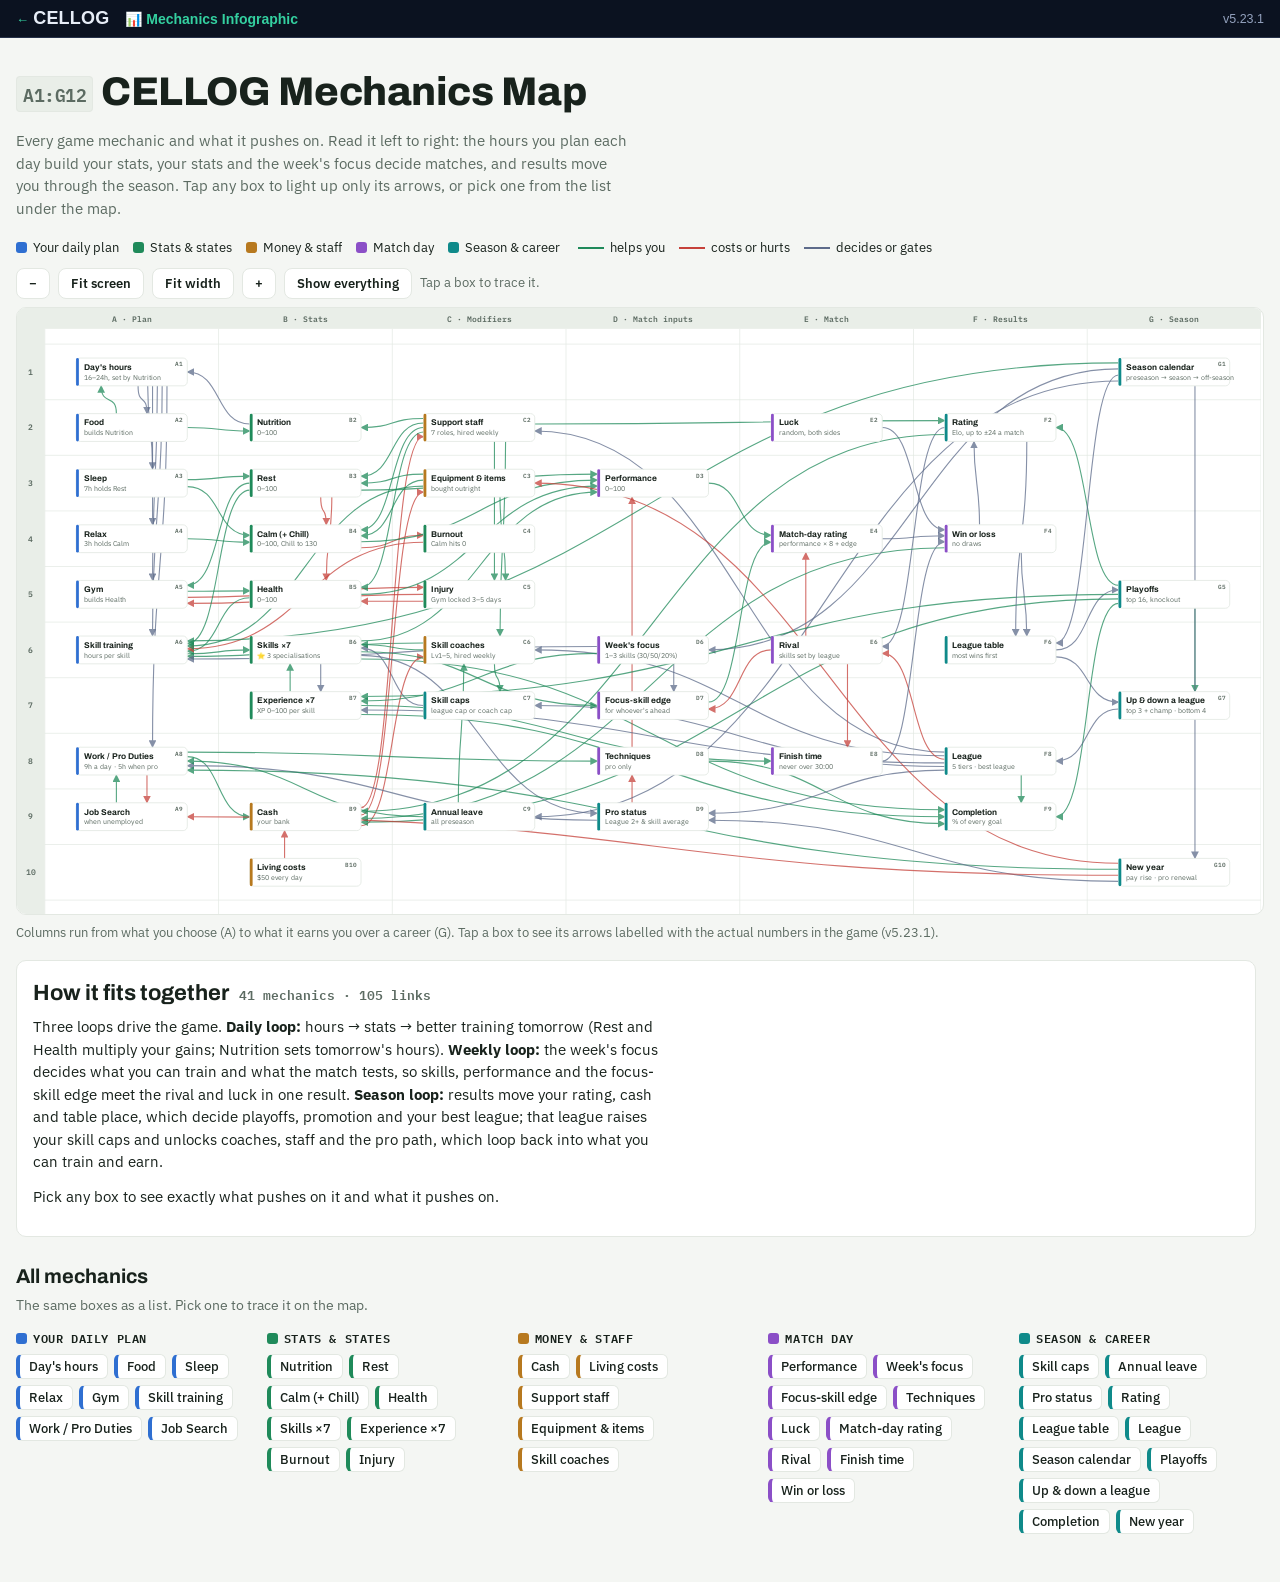
<file: guide/map.html>
<!doctype html>
<html lang="en">
<head>
<meta charset="utf-8">
<meta name="viewport" content="width=device-width, initial-scale=1, viewport-fit=cover">
<title>CELLOG Mechanics Map</title>
<meta name="theme-color" content="#0b1220">
<link rel="icon" href="../icons/icon-192.png">
<link rel="apple-touch-icon" href="../icons/apple-touch-icon.png">
<style>
.cellog-back{position:sticky;top:0;z-index:50;display:flex;align-items:center;gap:10px;
  padding:calc(8px + env(safe-area-inset-top,0px)) 16px 8px;background:#0b1220;border-bottom:1px solid #263149;
  font:600 14px -apple-system,BlinkMacSystemFont,"Segoe UI",Roboto,sans-serif}
.cellog-back a{color:#34d0a0;text-decoration:none}
.cellog-back a.cellog-brand{color:#e7edf7;font-weight:800;font-size:18px;letter-spacing:.2px;margin-right:6px}
.cellog-back a.cellog-brand small{color:#34d0a0;font-size:13px;font-weight:600;margin-right:4px}
.cellog-back span{color:#93a1bd;font-weight:500;font-size:12.5px;margin-left:auto}
</style>
<style>:root{padding-top:env(safe-area-inset-top,0px);padding-bottom:env(safe-area-inset-bottom,0px)}body{margin:0;font:14px system-ui,sans-serif}img{max-width:100%}[hidden]{display:none!important}.cellog-back{padding-top:8px}</style>
<link rel="preconnect" href="https://fonts.googleapis.com">
<link rel="preconnect" href="https://fonts.gstatic.com" crossorigin>
<link rel="stylesheet" href="https://fonts.googleapis.com/css2?family=Archivo:wght@500;700;800&family=IBM+Plex+Mono:wght@400;600&family=IBM+Plex+Sans:wght@400;500;600&display=swap">
</head>
<body>
<nav class="cellog-back"><a class="cellog-brand" href="../index.html" title="Back to the game"><small>←</small>CELLOG</a><a href="infographic.html">📊 Mechanics Infographic</a><span>v5.23.1</span></nav>
<style>
/* Layout: a spreadsheet sheet. Mechanics sit in lettered columns (A plan → G career), arrows run between cells; tap a cell to trace it. */
:root {
  --bg: #f4f6f3;
  --sheet: #ffffff;
  --grid: #e3e8e2;
  --ink: #18221c;
  --ink-dim: #5c6b62;
  --head: #e9eee8;
  --helps: #1f8a5a;
  --hurts: #c6413a;
  --decides: #5d6b8a;
  --c-plan: #2f6fd1;
  --c-stats: #1f8a5a;
  --c-money: #b7791f;
  --c-match: #8b4fc7;
  --c-career: #0f8a8a;
  --card: #ffffff;
  --sel: #f2b52b;
  --f-display: "Archivo", "Helvetica Neue", Arial, sans-serif;
  --f-body: "IBM Plex Sans", "Segoe UI", system-ui, sans-serif;
  --f-mono: "IBM Plex Mono", ui-monospace, Menlo, monospace;
}
@media (prefers-color-scheme: dark) {
  :root:not([data-theme="light"]) {
    --bg: #0f1512; --sheet: #141c18; --grid: #222d27; --ink: #e6efe9; --ink-dim: #93a49a; --head: #1b2520;
    --helps: #4cc38a; --hurts: #ef6b63; --decides: #93a2c4;
    --c-plan: #6ea2f2; --c-stats: #4cc38a; --c-money: #e0a74a; --c-match: #b98ae8; --c-career: #3cc2c2;
    --card: #18221d; --sel: #f2c14e; color-scheme: dark;
  }
}
:root[data-theme="dark"] {
  --bg: #0f1512; --sheet: #141c18; --grid: #222d27; --ink: #e6efe9; --ink-dim: #93a49a; --head: #1b2520;
  --helps: #4cc38a; --hurts: #ef6b63; --decides: #93a2c4;
  --c-plan: #6ea2f2; --c-stats: #4cc38a; --c-money: #e0a74a; --c-match: #b98ae8; --c-career: #3cc2c2;
  --card: #18221d; --sel: #f2c14e; color-scheme: dark;
}
* { box-sizing: border-box; }
body { background: var(--bg); color: var(--ink); font-family: var(--f-body); font-size: 15px; line-height: 1.5; }
.wrap { max-width: 1880px; margin: 0 auto; padding: 24px 16px 48px; }
.detail, .index, header, .legend { max-width: 1240px; }
header h1 { font-family: var(--f-display); font-weight: 800; font-size: clamp(26px, 4vw, 40px); letter-spacing: -0.5px; margin: 0; text-wrap: balance; }
header h1 .cell { font-family: var(--f-mono); font-weight: 600; font-size: 0.45em; color: var(--ink-dim); vertical-align: middle; border: 1px solid var(--grid); background: var(--head); padding: 2px 6px; border-radius: 4px; margin-right: 8px; }
header p { color: var(--ink-dim); max-width: 68ch; margin: 8px 0 0; }
.legend { display: flex; flex-wrap: wrap; gap: 8px 18px; margin: 18px 0 10px; font-size: 13px; align-items: center; }
.legend .grp { display: flex; flex-wrap: wrap; gap: 6px 14px; align-items: center; }
.legend .sw { display: inline-flex; align-items: center; gap: 6px; }
.dot { width: 11px; height: 11px; border-radius: 3px; display: inline-block; }
.ln { width: 26px; height: 0; border-top: 2.5px solid; display: inline-block; }
.ln.dash { border-top-style: dashed; }
.toolbar { display: flex; gap: 8px; align-items: center; flex-wrap: wrap; margin-bottom: 8px; }
.toolbar button { font: 600 13px var(--f-body); color: var(--ink); background: var(--sheet); border: 1px solid var(--grid); border-radius: 8px; padding: 6px 12px; cursor: pointer; }
.toolbar button:hover { border-color: var(--ink-dim); }
.toolbar button:focus-visible, .chip:focus-visible, .node:focus-visible { outline: 2px solid var(--sel); outline-offset: 2px; }
.toolbar .hint { color: var(--ink-dim); font-size: 13px; }
.sheet { background: var(--sheet); border: 1px solid var(--grid); border-radius: 10px; overflow: auto; -webkit-overflow-scrolling: touch; max-height: 78vh; }
.sheet.whole { max-height: none; overflow: hidden; }
.sheet { scroll-margin-top: 52px; }
.sheet svg { display: block; }
figure { margin: 0; }
figcaption { color: var(--ink-dim); font-size: 13px; margin-top: 8px; }
.detail { margin-top: 18px; background: var(--sheet); border: 1px solid var(--grid); border-radius: 10px; padding: 16px; }
.detail h2 { font-family: var(--f-display); margin: 0; font-size: 22px; display: flex; gap: 10px; align-items: baseline; flex-wrap: wrap; }
.detail h2 .ref { font-family: var(--f-mono); font-size: 13px; color: var(--ink-dim); font-weight: 600; }
.detail .what { margin: 6px 0 12px; max-width: 70ch; }
.cols { display: grid; grid-template-columns: 1fr 1fr; gap: 16px; }
@media (max-width: 720px) { .cols { grid-template-columns: 1fr; } }
.cols h3 { font: 600 12px var(--f-mono); text-transform: uppercase; letter-spacing: 0.6px; color: var(--ink-dim); margin: 0 0 6px; }
.rel { list-style: none; margin: 0; padding: 0; display: grid; gap: 6px; }
.rel li { display: flex; gap: 8px; align-items: baseline; min-width: 0; }
.rel .k { flex: 0 0 auto; width: 8px; height: 8px; border-radius: 50%; margin-top: 6px; }
.rel button { all: unset; cursor: pointer; font-weight: 600; border-bottom: 1px dotted var(--ink-dim); }
.rel button:focus-visible { outline: 2px solid var(--sel); }
.rel .lab { color: var(--ink-dim); }
.index { margin-top: 24px; }
.index h2 { font-family: var(--f-display); font-size: 20px; margin: 0 0 4px; }
.index > p { color: var(--ink-dim); margin: 0 0 12px; font-size: 14px; }
.cats { display: grid; grid-template-columns: repeat(auto-fit, minmax(220px, 1fr)); gap: 14px; }
.cat h3 { font: 600 12px var(--f-mono); text-transform: uppercase; letter-spacing: 0.6px; margin: 0 0 6px; display: flex; align-items: center; gap: 6px; }
.chips { display: flex; flex-wrap: wrap; gap: 6px; }
.chip { font: 500 13px var(--f-body); color: var(--ink); background: var(--sheet); border: 1px solid var(--grid); border-left: 4px solid var(--c, var(--grid)); border-radius: 6px; padding: 3px 9px; cursor: pointer; }
.chip.on { border-color: var(--sel); border-left-color: var(--sel); }
/* SVG parts */
.colhead rect { fill: var(--head); }
.colhead text { fill: var(--ink-dim); font: 600 12px var(--f-mono); }
.gridline { stroke: var(--grid); stroke-width: 1; }
.edge path { fill: none; stroke-width: 1.6; opacity: 0.75; }
.edge.helps path { stroke: var(--helps); }
.edge.hurts path { stroke: var(--hurts); }
.edge.decides path { stroke: var(--decides); }
.edge.dash path { stroke-dasharray: 6 4; }
.edge .lbl rect { fill: var(--sheet); opacity: 0.92; }
.edge .lbl text { font: 500 10.5px var(--f-body); fill: var(--ink-dim); }
.node rect.box { fill: var(--card); stroke: var(--grid); stroke-width: 1.2; }
.node rect.tab { }
.node text.t { font: 700 12px var(--f-display); fill: var(--ink); }
.node text.s { font: 400 9.5px var(--f-body); fill: var(--ink-dim); }
.node text.r { font: 600 8.5px var(--f-mono); fill: var(--ink-dim); }
.node { cursor: pointer; }
.node:hover rect.box { stroke: var(--ink-dim); }
svg.focus .edge, svg.focus .node { opacity: 0.13; transition: opacity 0.15s; }
svg.focus .edge.lit, svg.focus .node.lit { opacity: 1; }
svg.focus .edge.lit path { stroke-width: 2.6; opacity: 1; }
svg.focus .edge.lit .lbl text { fill: var(--ink); font-weight: 600; }
svg.focus .node.sel rect.box { stroke: var(--sel); stroke-width: 3; }
/* Labels only for the traced box, so the full map stays readable. */
svg:not(.focus) .lbl-wrap, svg.focus .lbl-wrap:not(.lit) { display: none; }
@media (prefers-reduced-motion: reduce) { svg.focus .edge, svg.focus .node { transition: none; } }
</style>

<div class="wrap">
  <header>
    <h1><span class="cell">A1:G12</span>CELLOG Mechanics Map</h1>
    <p>Every game mechanic and what it pushes on. Read it left to right: the hours you plan each day build your stats, your stats and the week's focus decide matches, and results move you through the season. Tap any box to light up only its arrows, or pick one from the list under the map.</p>
  </header>

  <div class="legend" aria-label="Legend">
    <div class="grp">
      <span class="sw"><span class="dot" style="background:var(--c-plan)"></span>Your daily plan</span>
      <span class="sw"><span class="dot" style="background:var(--c-stats)"></span>Stats &amp; states</span>
      <span class="sw"><span class="dot" style="background:var(--c-money)"></span>Money &amp; staff</span>
      <span class="sw"><span class="dot" style="background:var(--c-match)"></span>Match day</span>
      <span class="sw"><span class="dot" style="background:var(--c-career)"></span>Season &amp; career</span>
    </div>
    <div class="grp">
      <span class="sw"><span class="ln" style="border-color:var(--helps)"></span>helps you</span>
      <span class="sw"><span class="ln" style="border-color:var(--hurts)"></span>costs or hurts</span>
      <span class="sw"><span class="ln" style="border-color:var(--decides)"></span>decides or gates</span>
    </div>
  </div>

  <div class="toolbar">
    <button type="button" id="zoomOut" aria-label="Zoom out">−</button>
    <button type="button" id="zoomScreen">Fit screen</button>
    <button type="button" id="zoomFit">Fit width</button>
    <button type="button" id="zoomIn" aria-label="Zoom in">+</button>
    <button type="button" id="clearSel">Show everything</button>
    <span class="hint" id="hint">Tap a box to trace it.</span>
  </div>

  <figure>
    <div class="sheet" id="sheet"></div>
    <figcaption>Columns run from what you choose (A) to what it earns you over a career (G). Tap a box to see its arrows labelled with the actual numbers in the game (v5.23.1).</figcaption>
  </figure>

  <section class="detail" id="detail" aria-live="polite"></section>

  <section class="index">
    <h2>All mechanics</h2>
    <p>The same boxes as a list. Pick one to trace it on the map.</p>
    <div class="cats" id="cats"></div>
  </section>
</div>

<script>
(function () {
  "use strict";
  const COLW = 250, X0 = 120, ROWH = 80, Y0 = 52, BW = 160, BH = 40;
  const CAT = {
    plan: { name: "Your daily plan", c: "var(--c-plan)" },
    stats: { name: "Stats & states", c: "var(--c-stats)" },
    money: { name: "Money & staff", c: "var(--c-money)" },
    match: { name: "Match day", c: "var(--c-match)" },
    career: { name: "Season & career", c: "var(--c-career)" },
  };
  // col: 0..6 (A..G), row: 0..11
  const N = [
    ["hours", "Day's hours", "16–24h, set by Nutrition", "plan", 0, 0, "Each day you share out your hours with the sliders. How many you get depends on yesterday's Nutrition (16h at 40 or less, the full 24h at 90+), plus any carb-loaded bonus hours."],
    ["food", "Food", "builds Nutrition", "plan", 0, 1, "Food hours raise Nutrition (under 1h it falls 9 a day). With Nutrition already at 100, each Food hour past 1h banks an extra hour for tomorrow (carb-loading, up to +3h)."],
    ["sleep", "Sleep", "7h holds Rest", "plan", 0, 2, "7h of sleep holds Rest; each hour short costs 1.3 Rest, each hour over adds 1.4 (up to 3). With Rest full, oversleeping pushes the day's training multiplier past ×2."],
    ["relax", "Relax", "3h holds Calm", "plan", 0, 3, "3h of Relax holds Calm; each hour short costs 2.4, each hour over adds 2.4. Calm past 100 becomes Chill, a reserve that drains first."],
    ["gym", "Gym", "builds Health", "plan", 0, 4, "Gym hours build Health, but every hour carries a 2.5% injury chance that day. Under 1h a day, Health slowly fades (detraining). Locked while injured."],
    ["train", "Skill training", "hours per skill", "plan", 0, 5, "Hours on a skill raise it. In the season only the week's 1–3 focus skills can be trained; in preseason and the off-season all 7 can. Gains shrink as a skill nears 100, and a skill trained under 1h a day slowly rusts (about half a point a week) unless its coach is hired. Past 8h on one activity in a day, extra hours count 60% (30% past 12h); this applies to Food and Gym too."],
    ["work", "Work / Pro Duties", "9h a day · 5h when pro", "plan", 0, 7, "Employed: 9h of Work a day earns your daily pay. Pro: 5h of Pro Duties at pro pay, and hours beyond 5h go towards techniques. Short hours cost part or all of one of your 3 chances; each comes back after 21 days. Employed, up to 4h overtime pays half rate. In the playoffs your employer sponsors the run: Work needs only 6h, at full pay, until you're out."],
    ["jobsearch", "Job Search", "when unemployed", "plan", 0, 8, "After being fired (or not renewed as pro) the Work slider becomes Job Search. 10–40h in total gets you hired again (at least 1h a day), at your old pay — pay never drops; living costs keep running meanwhile."],

    ["nutrition", "Nutrition", "0–100", "stats", 1, 1, "Built by Food, slips when neglected. Sets how many hours tomorrow has."],
    ["rest", "Rest", "0–100", "stats", 1, 2, "Built by Sleep. The big training multiplier: ×1 at 70 up to ×2 at 100. Below 80 it wears down Health and Calm. Counts 5% of match performance."],
    ["calm", "Calm (+ Chill)", "0–100, Chill to 130", "stats", 1, 3, "Built by Relax, plus a Sleep bonus (+1.5 a day at 7h, +3 at 8h+); Rest below 80 wears it down. Counts 15% of match performance (Chill counts as 100 at most), and below 20 it also cuts the skills part (×0.75, ×0.5 under 10). At 0 you burn out."],
    ["health", "Health", "0–100", "stats", 1, 4, "Built by Gym (Rest boosts the gains), fades without it. Capped at 70, +10 per Physio level. Scales training (×0.5 at 0 up to ×1 at 100) and counts 25% of match performance."],
    ["skills", "Skills ×7", "⭐ 3 specialisations", "stats", 1, 5, "Seven case skills. Your 3 ⭐ specialisations can reach your best league's cap; the other four stop 20 lower. The week's focus skills are what a match tests."],
    ["experience", "Experience ×7", "XP 0–100 per skill", "stats", 1, 6, "Every match a ⭐ specialisation is in focus earns it XP, win or lose: +2 (Full), +4 (Half), +8 (Short), double in playoffs. A focus skill that isn't a ⭐ earns nothing — only the base (+1 / +2 / +4) in a playoff. Only while you play in League 4 or higher. Up to 100 per skill, never rusts — a ⭐ fills in about 3–5 seasons; rotating ⭐s fills all seven in about 10–13. It is also each skill's floor: no rust below it, and a ⭐ you swap out only drops to its XP if that's above the lower cap. Your focus skills' average XP sets your finish time: a minute sooner per 10 XP."],
    ["cash", "Cash", "your bank", "money", 1, 8, "Money in from pay and prizes, out on living costs, staff wages and things you buy."],
    ["living", "Living costs", "$50 every day", "money", 1, 9, "Charged every day whatever you're doing: preseason, unemployed or pro."],

    ["support", "Support staff", "7 roles, hired weekly", "money", 2, 1, "Physio, Sleep App, Nutritionist, Meditation Coach, Recovery Program, Team Manager and Sports Psychologist (👪 Support bar starts at 55 / 60 / 65%). Each is hired a week at a time for a wage; higher levels need a one-off fee and a high enough best league."],
    ["gear", "Equipment & items", "bought outright", "money", 2, 2, "Equipment lasts until the year ends: Second Monitor and Gaming PC (+5% / +10% training), Ergonomic Chair (−20% injury risk), Headphones (+0.5 Calm a day), Mattress (−25% Rest lost). 🎟️ Family Tickets ($150) add +10% good to 👪 Support for one match. Coffee, Energy Drink and Spa Day are instant top-ups once a week; Coffee and Energy Drink take a little back the next day (crash)."],
    ["burnout", "Burnout", "Calm hits 0", "stats", 2, 3, "Skill training is only 20% effective until Calm is back to 35."],
    ["injury", "Injury", "Gym locked 3–5 days", "stats", 2, 4, "−5 to −10 Health and the Gym locked for 3–5 days. Never stops you playing a match."],
    ["coaches", "Skill coaches", "Lv1–5, hired weekly", "money", 2, 5, "One coach per skill. Without a coach a skill stops at 50; a coach raises that ceiling (+10 to +50) and speeds training (+5% to +30%). A hired coach also stops the skill rusting. Contracts are weekly and end after each match. Half price in preseason; a hired Team Manager takes 5–15% off."],
    ["caps", "Skill caps", "league cap or coach cap", "career", 2, 6, "A skill's limit is the lower of two: your best league's cap (⭐ 60/70/80/90/100 from League 5 to 1, others 20 lower) and your coach's ceiling (50 with no coach)."],
    ["leave", "Annual leave", "all preseason", "career", 2, 8, "Preseason is paid annual leave: no Work or Pro Duties needed, and skill coaches are half price. Job Search carries on if you're unemployed."],

    ["perf", "Performance", "0–100", "match", 3, 2, "Your match form: the average of all 7 skills 55%, Health 25%, Calm 15%, Rest 5%, minus 5% for each unmastered technique. A rival's is their 7 skills plus 80 for the rest. The week's focus skills count separately, in the focus-skill edge. 📘 Knowledge mode (on for new games; Completionist switch): a Knowledge check on a real Excel function before each match, then a 💡 general question — together a slider share of 0–80% of it (20% to start: 15% + 5%), taken from Skill, Health, Calm and Rest in proportion; guessing scores what they replace, but rivals answer too (45% right in League 5 up to 75% at the top), so turning it up pays when you out-answer your league's rivals. 0% is practice only; 80% is for Excel experts."],
    ["focus", "Week's focus", "1–3 skills (30/50/20%)", "match", 3, 5, "Each in-season week rolls 1, 2 or 3 focus skills (30%, 50%, 20% of weeks). They are the only skills you can train that week, and the skills compared for the focus-skill edge."],
    ["edge", "Focus-skill edge", "for whoever's ahead", "match", 3, 6, "Whoever averages higher in the week's focus skills gets 10 match-day rating for every point they're ahead."],
    ["techniques", "Techniques", "pro only", "match", 3, 7, "About every 38 days as a pro (Half 19, Short 10) a technique you haven't mastered appears — 20 in all, about 2.5 years as a pro to master the lot. Pro Duties hours past 5h master it; each unmastered one costs 5% match performance."],
    ["pro", "Pro status", "League 2+ & skill average", "career", 3, 8, "Go pro automatically once you've reached League 2 and your 7 skills average 75+ (85+ once League 1 is your best). Lasts to year end; renewed only if the average still holds."],

    ["luck", "Luck", "random, both sides", "match", 4, 1, "Each side gets a random luck draw. It's sized so you win exactly as often as the win chance says; upsets always stay possible. 👪 Support adds to yours: in a match week (and all preseason before an invitational) its bar starts 50% good / 50% bad, each hour (0–3 a day) turns 2% good, down to a pressure floor (10% regular season, 20% playoffs, 30% a Final, 20/30/40% invitational games 1–3); a Sports Psychologist starts it at 55/60/65%, Family Tickets add 10%; match day rolls it for ±30."],
    ["matchday", "Match-day rating", "performance × 8 + edge", "match", 4, 3, "Performance × 8 + the focus-skill edge, plus luck for each side. The higher total wins — unless the scores end up level, a dead heat that the faster finish settles. Rating isn't part of it."],
    ["rival", "Rival", "skills set by league", "match", 4, 5, "Each rival has 3 fixed specialisations. A mid-table rival's ⭐ skills sit 10 under their league's cap, higher or lower with their rating. Their experience comes with their league too: League 5: 0, 4: ~10, 3: ~25, 2: ~45, 1: ~65."],

    ["finish", "Finish time", "never over 30:00", "match", 4, 7, "Both sides' finish time: 30:00, less a minute per 10 XP (the week's focus skills' average; a rival's by league), less 0–6 minutes of the day's form. It only counts in a dead heat — level scores — where the faster finish wins."],
    ["rating", "Rating", "Elo, up to ±24 a match", "career", 5, 1, "Rises with wins and falls with losses, on the rating gap (an unlikely result moves it more). A record of how you've done: it decides prize size, breaks table ties and places rivals within their league. It isn't part of the match itself."],
    ["result", "Win or loss", "no draws", "match", 5, 3, "The higher match-day total wins. Real totals within 60 are shown as level scores — a dead heat (about 1 even game in 4), won by the faster finish. A win by 1 means luck only just carried it past that line. The outcome feeds your rating, cash and the league table."],
    ["table", "League table", "most wins first", "career", 5, 5, "40 players per league (fewer in shorter games), ranked by wins. Level: head-to-head between them, then rating. Shows W–L and form (the last 5)."],
    ["league", "League", "5 tiers · best league", "career", 5, 7, "The league you play in sets your rivals; the best league you've ever reached sets skill caps, coach and staff levels, and the pro requirement."],

    ["calendar", "Season calendar", "preseason → season → off-season", "career", 6, 0, "Preseason (21 days, all skills, no matches) → regular season (one match a week) → playoffs → off-season (skill hours reset to 0h; at home, or a paid 🏕️ training camp: 14h of skills with 8h sleep's training boost, everything else run for you, work on hold) until the Final. The Final ends the year. Game length (Short, Half or Full) sets the league size, rounds, playoff size, how many go up and down, and preseason length."],
    ["playoffs", "Playoffs", "top 16, knockout", "career", 6, 4, "The top of the table plays single-elimination; a dead heat goes to the faster finish, as in the league. Playoff matches earn double experience. The champion wins +$1,000 and +40 rating, and is promoted."],
    ["promo", "Up & down a league", "top 3 + champ · bottom 4", "career", 6, 6, "Four go up from each league below League 1: the playoff champion plus the next best in the table. The bottom four go down."],
    ["completion", "Completion", "% of every goal", "career", 5, 8, "One percentage of how much of CELLOG you've done: leagues climbed (4), the 7 skills at 100 (7) and their XP at 100 (7), pro techniques (half a goal each, 10), top of the League 1 table (1) and its playoff champion (1). Partly done counts partly; each goal keeps its best, so rust never lowers it. Shown in Career."],
    ["yearend", "New year", "pay rise · pro renewal", "career", 6, 9, "When the Final's day ends: a pay rise (+$10/day a year: a job up to $150, a pro with no limit), the pro renewal check, and equipment wears out."],
  ];
  // [from, to, label, kind, dash]
  const E = [
    ["hours", "food", "", "decides"], ["hours", "sleep", "", "decides"], ["hours", "relax", "", "decides"], ["hours", "gym", "", "decides"], ["hours", "train", "", "decides"], ["hours", "work", "your hours", "decides"],
    ["skills", "completion", "at 100", "helps"], ["experience", "completion", "XP at 100", "helps"], ["techniques", "completion", "½ a goal each", "helps"], ["league", "completion", "leagues climbed", "helps"], ["playoffs", "completion", "League 1 champion", "helps"],
    ["food", "nutrition", "builds", "helps"],
    ["nutrition", "hours", "sets tomorrow's length", "decides"],
    ["food", "hours", "carb-load +1–3h", "helps"],
    ["sleep", "rest", "builds", "helps"],
    ["sleep", "calm", "+1.5 at 7h · +3 at 8h+", "helps"],
    ["relax", "calm", "builds", "helps"],
    ["gym", "health", "builds · fades under 1h", "helps"],
    ["gym", "injury", "2.5% risk per hour", "hurts"],
    ["injury", "gym", "locks it", "hurts"],
    ["injury", "health", "−5 to −10", "hurts"],
    ["rest", "health", "below 80 wears down", "hurts"],
    ["rest", "calm", "below 80 wears down", "hurts"],
    ["rest", "train", "×1 → ×2 gains (×4 oversleeping)", "helps"],
    ["health", "train", "×0.5 → ×1 gains", "helps"],
    ["calm", "burnout", "at 0", "hurts"],
    ["burnout", "train", "gains ×0.2", "hurts"],
    ["train", "skills", "raises", "helps"],
    ["caps", "skills", "ceiling", "decides"],
    ["coaches", "caps", "+10 to +50 ceiling", "helps"],
    ["coaches", "train", "+5% to +30% gains", "helps"],
    ["league", "caps", "best league sets cap", "decides"],
    ["league", "coaches", "unlocks levels", "decides"],
    ["league", "support", "unlocks levels", "decides"],
    ["leave", "coaches", "half price", "helps"],
    ["cash", "coaches", "fees · weekly wages", "hurts"],
    ["cash", "support", "fees · weekly wages", "hurts"],
    ["cash", "gear", "buy", "hurts"],
    ["living", "cash", "−$50 a day", "hurts"],
    ["work", "cash", "pay from $70/day · overtime", "helps"],
    ["work", "jobsearch", "short hours cost chances · 3 → fired", "hurts"],
    ["jobsearch", "work", "10–40h → hired, same pay", "helps"],
    ["support", "nutrition", "Nutritionist", "helps"],
    ["support", "rest", "Sleep App: +1–3 at 7h+", "helps"],
    ["support", "calm", "Meditation", "helps"],
    ["support", "health", "Physio: ceiling · Recovery: less fade", "helps"],
    ["support", "injury", "Physio · Recovery", "helps"],
    ["support", "rating", "Manager: −10–35% losses", "helps"],
    ["gear", "train", "PC · Monitor", "helps"],
    ["gear", "injury", "Chair −20% risk", "helps"],
    ["gear", "calm", "Headphones · Energy · Spa", "helps"],
    ["gear", "rest", "Mattress · Coffee · Energy", "helps"],
    ["focus", "train", "only these in season", "decides"],
    ["focus", "edge", "skills compared", "decides"],
    ["skills", "perf", "all 7 averaged: 55%", "helps"],
    ["health", "perf", "25%", "helps"],
    ["calm", "perf", "15% · under 20 cuts skills", "helps"],
    ["rest", "perf", "5%", "helps"],
    ["techniques", "perf", "−5% each", "hurts"],
    ["skills", "edge", "your focus average", "helps"],
    ["rival", "edge", "their focus average", "hurts"],
    ["rival", "matchday", "their total", "hurts"],
    ["perf", "matchday", "× 8", "helps"],
    ["edge", "matchday", "10 per point", "helps"],
    ["rating", "rival", "places them in the league", "decides"],
    ["luck", "result", "random each side", "decides"],
    ["matchday", "result", "higher total wins", "decides"],
    ["result", "rating", "± up to 24", "decides"],
    ["result", "cash", "winner: $60 + rating ÷ 20", "helps"],
    ["result", "table", "a win each", "decides"],
    ["table", "playoffs", "top 16 · seeding", "decides"],
    ["table", "promo", "top 3 up · bottom 4 down", "decides"],
    ["playoffs", "promo", "champion goes up", "helps"],
    ["playoffs", "cash", "champion +$1,000", "helps"],
    ["playoffs", "rating", "champion +40", "helps"],
    ["promo", "league", "moves you", "decides"],
    ["league", "rival", "tougher rivals", "hurts"],
    ["league", "pro", "League 2+ reached", "decides"],
    ["skills", "pro", "average 75+ (85+)", "decides"],
    ["pro", "work", "5h Pro Duties, pro pay", "decides"],
    ["pro", "techniques", "one every ~38 days (20 in all)", "hurts"],
    ["work", "techniques", "Pro hours past 5h master", "helps"],
    ["calendar", "focus", "rolled each season week", "decides"],
    ["calendar", "train", "preseason & off-season: all 7 · camp 8h sleep", "helps"],
    ["calendar", "leave", "preseason", "decides"],
    ["calendar", "table", "39 rounds (Full game)", "decides"],
    ["leave", "work", "paid, no Work needed", "helps"],
    ["calendar", "yearend", "the Final ends the year", "decides"],
    ["yearend", "work", "+$10/day raise", "helps"],
    ["yearend", "pro", "renewal check", "decides"],
    ["yearend", "gear", "equipment expires", "hurts"],
    ["rest", "gym", "×1 → ×2 gains", "helps"],
    ["focus", "experience", "+2 XP per match in focus, ⭐ only", "helps"], ["skills", "experience", "⭐ earn it (others only in playoffs)", "decides"],
    ["playoffs", "experience", "counts double", "helps"],
    ["league", "experience", "earned in League 4 and up", "decides"],
    ["coaches", "skills", "stops rust", "helps"],
    ["support", "coaches", "Manager: −5–15% coach wages", "helps"],
    ["rating", "cash", "prize + rating ÷ 20", "helps"],
    ["rating", "table", "breaks ties", "decides"],
    ["experience", "finish", "1 min sooner per 10 XP", "helps"],
    ["experience", "skills", "floor: no rust or ⭐-swap drop below XP", "helps"],
    ["rival", "finish", "their XP, by league", "hurts"],
    ["finish", "result", "faster wins a dead heat (level scores)", "decides"],
    ["yearend", "jobsearch", "pro not renewed", "hurts"],
  ];
  const byId = {};
  N.forEach((n) => { byId[n[0]] = { id: n[0], title: n[1], sub: n[2], cat: n[3], col: n[4], row: n[5], what: n[6] }; });
  const COLS = "ABCDEFG";
  const COLNAMES = ["Plan", "Stats", "Modifiers", "Match inputs", "Match", "Results", "Season"];
  const NCOL = 7, NROW = 10;
  const W = X0 * 0 + 40 + NCOL * COLW, H = Y0 + NROW * ROWH + 20;
  const cx = (n) => 40 + n.col * COLW + COLW / 2;
  const cy = (n) => Y0 + n.row * ROWH + ROWH / 2;
  const ref = (n) => COLS[n.col] + (n.row + 1);
  const svgNS = "http://www.w3.org/2000/svg";
  const el = (t, a = {}, p) => { const e = document.createElementNS(svgNS, t); for (const k in a) e.setAttribute(k, a[k]); if (p) p.appendChild(e); return e; };

  const svg = el("svg", { viewBox: `0 0 ${W} ${H}`, role: "img", "aria-label": "Flowchart of every CELLOG mechanic and the arrows between them: daily hours build stats, stats and the week's focus decide matches, and results drive rating, cash, the table, promotion and pro status." });
  // Sheet grid + column headers (A–G) and row numbers
  const g0 = el("g", {}, svg);
  for (let c = 0; c <= NCOL; c++) el("line", { class: "gridline", x1: 40 + c * COLW, y1: 30, x2: 40 + c * COLW, y2: H }, g0);
  for (let r = 0; r <= NROW; r++) el("line", { class: "gridline", x1: 0, y1: Y0 + r * ROWH, x2: W, y2: Y0 + r * ROWH }, g0);
  const ch = el("g", { class: "colhead" }, svg);
  el("rect", { x: 0, y: 0, width: W, height: 30 }, ch);
  el("rect", { x: 0, y: 0, width: 40, height: H }, ch);
  for (let c = 0; c < NCOL; c++) { const t = el("text", { x: 40 + c * COLW + COLW / 2, y: 20, "text-anchor": "middle" }, ch); t.textContent = `${COLS[c]} · ${COLNAMES[c]}`; }
  for (let r = 0; r < NROW; r++) { const t = el("text", { x: 20, y: Y0 + r * ROWH + ROWH / 2 + 4, "text-anchor": "middle" }, ch); t.textContent = r + 1; }

  const defs = el("defs", {}, svg);
  ["helps", "hurts", "decides"].forEach((k) => {
    const m = el("marker", { id: "ah-" + k, viewBox: "0 0 10 10", refX: "9", refY: "5", markerWidth: "7", markerHeight: "7", orient: "auto-start-reverse" }, defs);
    el("path", { d: "M0,0 L10,5 L0,10 z", style: `fill:var(--${k})` }, m);
  });

  // Edge geometry: leave/enter by the facing sides; same column → top/bottom.
  function anchors(a, b) {
    const ax = cx(a), ay = cy(a), bx = cx(b), by = cy(b);
    if (a.col === b.col) {
      const down = by > ay;
      const sx = ax + (down ? 30 : -30);
      return { x1: sx, y1: ay + (down ? BH / 2 : -BH / 2), x2: sx, y2: by + (down ? -BH / 2 : BH / 2), vertical: true };
    }
    const right = bx > ax;
    return { x1: ax + (right ? BW / 2 : -BW / 2), y1: ay, x2: bx + (right ? -BW / 2 : BW / 2), y2: by, vertical: false };
  }
  const gE = el("g", {}, svg), gN = el("g", {}, svg), gL = el("g", {}, svg);
  // spread several edges leaving/entering the same side
  const sideCount = {};
  const edges = E.map(([f, t, label, kind, dash], i) => ({ i, f, t, label, kind, dash: !!dash }));
  edges.forEach((e) => {
    const a = byId[e.f], b = byId[e.t];
    const k1 = e.f + (b.col > a.col ? "R" : b.col < a.col ? "L" : b.row > a.row ? "B" : "T");
    const k2 = e.t + (a.col > b.col ? "R" : a.col < b.col ? "L" : a.row > b.row ? "B" : "T");
    (sideCount[k1] = sideCount[k1] || []).push([e, "out"]);
    (sideCount[k2] = sideCount[k2] || []).push([e, "in"]);
  });
  const off = new Map();
  Object.values(sideCount).forEach((list) => {
    list.sort((p, q) => { const o = (x) => { const n = byId[x[1] === "out" ? x[0].t : x[0].f]; return n.row * 10 + n.col; }; return o(p) - o(q); });
    const n = list.length, step = Math.min(10, (BH - 14) / Math.max(1, n - 1));
    list.forEach(([e, dir], j) => off.set(e.i + dir, n === 1 ? 0 : (j - (n - 1) / 2) * step));
  });
  edges.forEach((e) => {
    const a = byId[e.f], b = byId[e.t];
    const p = anchors(a, b);
    let { x1, y1, x2, y2 } = p;
    if (p.vertical) { x1 += off.get(e.i + "out") * 1.6; x2 += off.get(e.i + "in") * 1.6; }
    else { y1 += off.get(e.i + "out"); y2 += off.get(e.i + "in"); }
    let d, mx, my;
    if (p.vertical) {
      const dy = Math.max(30, Math.abs(y2 - y1) / 2) * Math.sign(y2 - y1);
      d = `M${x1},${y1} C${x1},${y1 + dy} ${x2},${y2 - dy} ${x2},${y2}`;
      mx = (x1 + x2) / 2; my = (y1 + y2) / 2;
    } else {
      const dir = Math.sign(x2 - x1);
      const dx = Math.max(50, Math.abs(x2 - x1) / 2) * dir;
      d = `M${x1},${y1} C${x1 + dx},${y1} ${x2 - dx},${y2} ${x2},${y2}`;
      mx = (x1 + x2) / 2; my = (y1 + y2) / 2;
    }
    const g = el("g", { class: `edge ${e.kind}${e.dash ? " dash" : ""}`, "data-f": e.f, "data-t": e.t }, gE);
    el("path", { d, "marker-end": `url(#ah-${e.kind})` }, g);
    e.g = g;
    if (e.label) {
      const lg = el("g", { class: `edge lbl-wrap ${e.kind}`, "data-f": e.f, "data-t": e.t }, gL);
      const l = el("g", { class: "lbl" }, lg);
      const tw = e.label.length * 5.6 + 8;
      el("rect", { x: mx - tw / 2, y: my - 8, width: tw, height: 15, rx: 4 }, l);
      const t = el("text", { x: mx, y: my + 3.5, "text-anchor": "middle" }, l);
      t.textContent = e.label;
      e.lg = lg; e.lbl = l; e.lx = mx; e.ly = my; e.lw = tw;
    }
  });
  Object.values(byId).forEach((n) => {
    const g = el("g", { class: "node", tabindex: "0", role: "button", "aria-label": `${n.title}: ${n.sub}`, "data-id": n.id }, gN);
    const x = cx(n) - BW / 2, y = cy(n) - BH / 2;
    el("rect", { class: "box", x, y, width: BW, height: BH, rx: 6 }, g);
    el("rect", { class: "tab", x, y, width: 4, height: BH, rx: 2, style: `fill:${CAT[n.cat].c}` }, g);
    const t = el("text", { class: "t", x: x + 11, y: y + 17 }, g); t.textContent = n.title;
    const s = el("text", { class: "s", x: x + 11, y: y + 31 }, g); s.textContent = n.sub;
    const r = el("text", { class: "r", x: x + BW - 6, y: y + 12, "text-anchor": "end" }, g); r.textContent = ref(n);
    n.g = g;
    g.addEventListener("click", () => select(n.id));
    g.addEventListener("keydown", (ev) => { if (ev.key === "Enter" || ev.key === " ") { ev.preventDefault(); select(n.id); } });
  });
  const sheet = document.getElementById("sheet");
  sheet.appendChild(svg);

  // Zoom: fit width by default on wide screens; readable size on phones.
  let scale = 1;
  function applyScale(whole) { sheet.classList.toggle("whole", !!whole); svg.setAttribute("width", Math.round(W * scale)); svg.setAttribute("height", Math.round(H * scale)); }
  function fit() { scale = Math.max(0.3, (sheet.clientWidth - 2) / W); applyScale(true); }
  // The whole map on one screen: as big as both the width and the window's
  // height allow, so nothing scrolls inside it.
  function fitScreen() { scale = Math.max(0.3, Math.min((sheet.clientWidth - 2) / W, (window.innerHeight - 70) / H)); applyScale(true); }
  document.getElementById("zoomScreen").addEventListener("click", () => { fitScreen(); sheet.scrollIntoView({ behavior: "smooth", block: "start" }); });
  document.getElementById("zoomFit").addEventListener("click", fit);
  document.getElementById("zoomIn").addEventListener("click", () => { scale = Math.min(1.6, scale * 1.25); applyScale(false); });
  document.getElementById("zoomOut").addEventListener("click", () => { scale = Math.max(0.3, scale / 1.25); applyScale(false); });
  if (sheet.clientWidth >= 900) fitScreen(); else { scale = 0.72; applyScale(); }
  let rt; window.addEventListener("resize", () => { clearTimeout(rt); rt = setTimeout(() => { if (sheet.classList.contains("whole")) fitScreen(); }, 150); });

  // Detail panel + selection
  const detail = document.getElementById("detail");
  const kindVar = { helps: "var(--helps)", hurts: "var(--hurts)", decides: "var(--decides)" };
  function relList(list, side) {
    if (!list.length) return `<p class="lab">Nothing.</p>`;
    return `<ul class="rel">${list.map((e) => { const o = byId[side === "in" ? e.f : e.t]; return `<li><span class="k" style="background:${kindVar[e.kind]}"></span><span><button type="button" data-go="${o.id}">${o.title}</button> <span class="lab">${e.label ? "— " + e.label : ""}</span></span></li>`; }).join("")}</ul>`;
  }
  // Shown labels sit on their arrow's midpoint; where that lands on a box or
  // another shown label, nudge it to the nearest clear spot.
  const boxes = Object.values(byId).map((n) => ({ x: cx(n) - BW / 2 - 2, y: cy(n) - BH / 2 - 2, w: BW + 4, h: BH + 4 }));
  const hit = (a, b) => a.x < b.x + b.w && b.x < a.x + a.w && a.y < b.y + b.h && b.y < a.y + a.h;
  const tries = [[0, 0]];
  for (let k = 1; k <= 6; k++) [[0, -17 * k], [0, 17 * k], [-30 * k, 0], [30 * k, 0], [-30 * k, -17 * k], [30 * k, 17 * k], [30 * k, -17 * k], [-30 * k, 17 * k]].forEach((t) => tries.push(t));
  function placeLabels(list) {
    const placed = [];
    list.sort((p, q) => p.ly - q.ly || p.lx - q.lx).forEach((e) => {
      let best = [0, 0];
      for (const [dx, dy] of tries) {
        const r = { x: e.lx - e.lw / 2 + dx, y: e.ly - 9 + dy, w: e.lw, h: 17 };
        if (r.x < 0 || r.x + r.w > W || r.y < 0 || r.y + r.h > H) continue;
        if (!boxes.some((b) => hit(r, b)) && !placed.some((b) => hit(r, b))) { best = [dx, dy]; break; }
      }
      e.lbl.setAttribute("transform", `translate(${best[0]},${best[1]})`);
      placed.push({ x: e.lx - e.lw / 2 + best[0], y: e.ly - 9 + best[1], w: e.lw, h: 17 });
    });
  }
  let current = null;
  function select(id) {
    current = id;
    const n = byId[id];
    svg.classList.add("focus");
    svg.querySelectorAll(".lit,.sel").forEach((x) => x.classList.remove("lit", "sel"));
    edges.forEach((e) => e.lbl && e.lbl.removeAttribute("transform"));
    n.g.classList.add("lit", "sel");
    const ins = edges.filter((e) => e.t === id), outs = edges.filter((e) => e.f === id);
    ins.concat(outs).forEach((e) => { e.g.classList.add("lit"); if (e.lg) e.lg.classList.add("lit"); byId[e.f].g.classList.add("lit"); byId[e.t].g.classList.add("lit"); });
    placeLabels(ins.concat(outs).filter((e) => e.lbl));
    detail.innerHTML = `<h2>${n.title} <span class="ref">${ref(n)} · ${CAT[n.cat].name}</span></h2><p class="what">${n.what}</p>
      <div class="cols"><div><h3>Pushed on by (${ins.length})</h3>${relList(ins, "in")}</div><div><h3>Pushes on (${outs.length})</h3>${relList(outs, "out")}</div></div>`;
    document.querySelectorAll(".chip").forEach((c) => c.classList.toggle("on", c.dataset.id === id));
    document.getElementById("hint").textContent = `Tracing ${n.title}: ${ins.length} in, ${outs.length} out.`;
  }
  function clearSel() {
    current = null;
    svg.classList.remove("focus");
    svg.querySelectorAll(".lit,.sel").forEach((x) => x.classList.remove("lit", "sel"));
    document.querySelectorAll(".chip").forEach((c) => c.classList.remove("on"));
    document.getElementById("hint").textContent = "Tap a box to trace it.";
    detail.innerHTML = `<h2>How it fits together <span class="ref">${N.length} mechanics · ${E.length} links</span></h2>
      <p class="what">Three loops drive the game. <b>Daily loop:</b> hours → stats → better training tomorrow (Rest and Health multiply your gains; Nutrition sets tomorrow's hours). <b>Weekly loop:</b> the week's focus decides what you can train and what the match tests, so skills, performance and the focus-skill edge meet the rival and luck in one result. <b>Season loop:</b> results move your rating, cash and table place, which decide playoffs, promotion and your best league; that league raises your skill caps and unlocks coaches, staff and the pro path, which loop back into what you can train and earn.</p>
      <p class="what">Pick any box to see exactly what pushes on it and what it pushes on.</p>`;
  }
  detail.addEventListener("click", (ev) => { const b = ev.target.closest("[data-go]"); if (b) { select(b.dataset.go); const n = byId[b.dataset.go]; const r = n.g.getBoundingClientRect(), s = sheet.getBoundingClientRect(); sheet.scrollBy({ left: r.left - s.left - s.width / 2 + r.width / 2, top: r.top - s.top - s.height / 2 + r.height / 2, behavior: "smooth" }); } });
  document.getElementById("clearSel").addEventListener("click", clearSel);
  svg.addEventListener("click", (ev) => { if (!ev.target.closest(".node")) clearSel(); });

  // Index chips
  const cats = document.getElementById("cats");
  Object.keys(CAT).forEach((k) => {
    const list = Object.values(byId).filter((n) => n.cat === k);
    const d = document.createElement("div"); d.className = "cat";
    d.innerHTML = `<h3><span class="dot" style="background:${CAT[k].c}"></span>${CAT[k].name}</h3><div class="chips">${list.map((n) => `<button type="button" class="chip" style="--c:${CAT[k].c}" data-id="${n.id}">${n.title}</button>`).join("")}</div>`;
    cats.appendChild(d);
  });
  cats.addEventListener("click", (ev) => { const c = ev.target.closest(".chip"); if (!c) return; select(c.dataset.id); const n = byId[c.dataset.id]; sheet.scrollIntoView({ behavior: "smooth", block: "start" }); const r = n.g.getBoundingClientRect(), s = sheet.getBoundingClientRect(); sheet.scrollBy({ left: r.left - s.left - s.width / 2 + r.width / 2, top: r.top - s.top - s.height / 2 + r.height / 2 }); });

  clearSel();
})();
</script>

</body>
</html>
</file>
<file: style.css>
:root {
  --support: #ff7ab6;
  --bg: #0b1220;
  --bg-elev: #131c2e;
  --bg-elev-2: #1a2438;
  --border: #263149;
  --text: #e7edf7;
  --text-dim: #93a1bd;
  --skill: #34d0a0;
  --phys: #4ea1ff;
  --nutrition: #ffcc4d;
  --rest: #b892ff;
  --composure: #ff6b6b;
  --work: #ff9f43;
  --accent: #34d0a0;
  --danger: #ff5d5d;
  --warn: #ffb020;
  --radius: 14px;
  --safe-top: env(safe-area-inset-top, 0px);
  --safe-bottom: env(safe-area-inset-bottom, 0px);
}

* { box-sizing: border-box; -webkit-tap-highlight-color: transparent; }

html, body {
  margin: 0;
  padding: 0;
  background: var(--bg);
  color: var(--text);
  font-family: -apple-system, BlinkMacSystemFont, "SF Pro Text", "Segoe UI", Roboto, sans-serif;
  overscroll-behavior-y: contain;
  -webkit-user-select: none;
  user-select: none;
}

#app {
  max-width: 560px;
  margin: 0 auto;
  padding-bottom: calc(24px + var(--safe-bottom));
  min-height: 100vh;
}

/* ---------- Top bar ---------- */
.topbar {
  display: flex;
  flex-direction: column;
  gap: 4px;
  padding: calc(8px + var(--safe-top)) 16px 8px;
  position: sticky;
  top: 0;
  /* Solid, not faded: the page scrolling under it never shows through. */
  background: var(--bg);
  border-bottom: 1px solid var(--border);
  z-index: 10;
}
.topbar-top { display: flex; justify-content: space-between; align-items: center; }
.topbar-info { display: flex; flex-direction: column; gap: 2px; }
.brand { font-weight: 800; font-size: 18px; letter-spacing: 0.2px; white-space: nowrap; overflow: hidden; text-overflow: ellipsis; min-width: 0; margin-right: 8px; }
/* Narrower phones: give the cash / rating / table-position chips room. */
@media (max-width: 400px) { .brand { font-size: 16px; } }
.match-counter {
  font-size: 12px;
  color: var(--text-dim);
  white-space: nowrap;
  overflow: hidden;
  text-overflow: ellipsis;
  max-width: 100%;
}
.match-counter-sub { font-size: 11px; opacity: 0.8; }
/* Wraps rather than ellipsizing: on a narrow screen the hours pill drops
   to its own line instead of cutting off the match info beside it. */
.topbar-sub-row { display: flex; flex-wrap: wrap; align-items: center; column-gap: 8px; row-gap: 2px; }
.topbar-sub-row .match-counter-sub { min-width: 0; }
.topbar-hours {
  margin-left: auto;
  flex-shrink: 0;
  white-space: nowrap;
  font-size: 11px;
  padding: 1px 8px;
  border: 1px solid var(--border);
  border-radius: 999px;
  background: var(--bg-elev);
}
.match-counter:empty { display: none; }
.match-counter.tappable { cursor: pointer; }
.topbar-right { display: flex; align-items: center; gap: 6px; flex-shrink: 0; }
.chip {
  background: var(--bg-elev);
  border: 1px solid var(--border);
  color: var(--text);
  border-radius: 999px;
  padding: 6px 8px;
  font-size: 13px;
  font-weight: 600;
  font-variant-numeric: tabular-nums;
}
.icon-btn {
  background: var(--bg-elev);
  border: 1px solid var(--border);
  color: var(--text);
  border-radius: 10px;
  width: 34px;
  height: 34px;
  font-size: 16px;
}

/* ---------- Stats ---------- */
.stats {
  display: flex;
  flex-direction: column;
  gap: 6px;
  padding: 2px 16px 8px;
}
.bar {
  position: relative;
  height: 7px;
  border-radius: 999px;
  background: var(--bg-elev-2);
  overflow: hidden;
  border: 1px solid var(--border);
}
.bar-fill {
  height: 100%;
  border-radius: 999px;
  transition: width 0.5s ease;
}
/* Tomorrow's projected value, layered over the current bar: always green
   for a gain and always red for a decay, regardless of the bar's own
   color, so direction reads at a glance without checking the number. */
.bar-preview {
  position: absolute;
  top: 0;
  transition: left 0.2s ease, width 0.2s ease;
}
/* Above the current cap: hatched and dimmed, with a light edge at the cap. */
.bar-locked {
  position: absolute;
  top: 0;
  height: 100%;
  border-left: 1px solid rgba(255, 255, 255, 0.45);
  background: repeating-linear-gradient(135deg, rgba(255, 255, 255, 0.13) 0 2px, transparent 2px 5px);
}
.bar-preview-gain { background: var(--skill) !important; opacity: 0.55; }
/* Calm's reserve above 100: a bright strip along the top of the (full) bar,
   its width the reserve's share of what it can hold. */
.bar-bank { position: absolute; top: 0; left: 0; height: 3px; background: #ffe08a; border-radius: 999px; box-shadow: 0 0 4px rgba(255, 224, 138, 0.7); }
.bar-bank-gain { background: #ffe08a; opacity: 0.45; box-shadow: none; }
/* A darker, more saturated red than the Composure bar's own (lighter)
   red — same hue family would otherwise nearly vanish on that bar, so
   the loss overlay leans darker to stay legible there too. */
.bar-preview-loss { background: #e03131 !important; opacity: 0.6; }
.bar-fill.skill { background: var(--skill); }
.bar-fill.phys { background: var(--phys); }
.bar-fill.nutrition { background: var(--nutrition); }
.bar-fill.work { background: var(--work); }
.bar-fill.rest { background: var(--rest); }
.bar-fill.composure { background: var(--composure); }

.warning-banner {
  margin: 0 16px 8px;
  padding: 8px 12px;
  border-radius: var(--radius);
  background: rgba(255, 93, 93, 0.12);
  border: 1px solid rgba(255, 93, 93, 0.4);
  color: #ffb3b3;
  font-size: 13px;
  font-weight: 600;
  line-height: 1.4;
}
.warning-banner.hidden { display: none; }

/* ---------- Planner ---------- */
.planner {
  background: var(--bg-elev);
  border: 1px solid var(--border);
  border-radius: var(--radius);
  margin: 0 16px 12px;
  padding: 12px 12px 12px;
}
.planner-header {
  display: flex;
  justify-content: space-between;
  align-items: baseline;
  margin-bottom: 6px;
}
.planner-header h2 { font-size: 15px; margin: 0; }
.hours-left { font-size: 12px; color: var(--text-dim); font-variant-numeric: tabular-nums; }
#hoursLeft.over { color: var(--danger); font-weight: 700; }
#hoursLeft.unassigned { color: var(--warn); font-weight: 700; }
.hours-cap-note { color: var(--warn); }

.activity { padding: 6px 0; border-top: 1px solid var(--border); }
.activity:first-of-type { border-top: none; }
.activity-row {
  display: flex;
  align-items: center;
  gap: 8px;
  font-size: 14px;
  margin-bottom: 4px;
}
.activity-icon { font-size: 16px; flex-shrink: 0; }
.activity-name { font-weight: 600; flex-shrink: 0; }
.combo-outcome {
  font-size: 12px;
  line-height: 1.3;
  color: var(--text-dim);
  min-width: 0;
  flex-shrink: 1;
}
/* Wraps between pieces (at a " · ") first: each piece moves to the next line whole; one too wide for the room left
   wraps inside itself rather than spilling over the hours. */
.outcome-part { display: inline-block; max-width: 100%; vertical-align: top; }
.combo-bar { margin: 5px 0 8px; }
.activity-hours {
  margin-left: auto;
  font-variant-numeric: tabular-nums;
  color: var(--text-dim);
  font-weight: 600;
  min-width: 28px;
  text-align: right;
}
.stepper { display: flex; align-items: center; gap: 10px; }
/* The whole wrap takes the touch (dragged in game.js); up/down scrolls. */
.slider-wrap { position: relative; flex: 1; display: flex; align-items: center; align-self: stretch; min-height: 32px; touch-action: pan-y; cursor: pointer; }
.slider-wrap input[type="range"] { flex: 1; pointer-events: none; }
.slider-marker {
  position: absolute;
  top: 50%;
  left: 0;
  width: 2px;
  height: 14px;
  transform: translate(-50%, -50%);
  background: var(--text-dim);
  opacity: 0.6;
  pointer-events: none;
  border-radius: 1px;
}
.skill-shop-tag {
  font-size: 10px;
  font-weight: 700;
  color: var(--text-dim);
  background: var(--bg-elev-2);
  border: 1px solid var(--border);
  border-radius: 999px;
  padding: 1px 7px;
  white-space: nowrap;
}
.skill-shop-tag-none { opacity: 0.6; font-weight: 600; }
/* A skill row's coach tag opens that coach in Staff. */
button.coach-link { font-family: inherit; line-height: inherit; cursor: pointer; margin: 0; }
.skill-shop-tag-negative { color: var(--danger); }
.step-btn {
  width: 34px;
  height: 34px;
  flex-shrink: 0;
  border-radius: 10px;
  border: 1px solid var(--border);
  background: var(--bg-elev-2);
  color: var(--text);
  font-size: 18px;
  line-height: 1;
}
.step-btn:active { background: #24314d; }
input[type="range"] {
  -webkit-appearance: none;
  appearance: none;
  flex: 1;
  height: 6px;
  border-radius: 999px;
  background: var(--bg-elev-2);
  outline: none;
  transition: background-color 0.2s ease;
}
/* A light tint on the track itself shows at a glance whether today's hours
   clear the stat's decay/requirement threshold, independent of bar color. */
input[type="range"].slider-meets { background: rgba(52, 208, 160, 0.3); }
input[type="range"].slider-under { background: rgba(255, 93, 93, 0.3); }
input[type="range"].slider-held { background: rgba(120, 150, 200, 0.3); }
input[type="range"]::-webkit-slider-thumb {
  -webkit-appearance: none;
  width: 22px;
  height: 22px;
  border-radius: 50%;
  background: var(--accent);
  border: 3px solid #0b1220;
  box-shadow: 0 0 0 1px var(--accent);
}
.skill-row input[type="range"]::-webkit-slider-thumb { background: var(--skill); box-shadow: 0 0 0 1px var(--skill); }
.activity[data-act="exercise"] input[type="range"]::-webkit-slider-thumb { background: var(--phys); box-shadow: 0 0 0 1px var(--phys); }
.activity[data-act="sleep"] input[type="range"]::-webkit-slider-thumb { background: var(--rest); box-shadow: 0 0 0 1px var(--rest); }
.activity[data-act="relax"] input[type="range"]::-webkit-slider-thumb { background: var(--composure); box-shadow: 0 0 0 1px var(--composure); }
.activity[data-act="work"] input[type="range"]::-webkit-slider-thumb { background: var(--work); box-shadow: 0 0 0 1px var(--work); }
.activity[data-act="nutrition"] input[type="range"]::-webkit-slider-thumb { background: var(--nutrition); box-shadow: 0 0 0 1px var(--nutrition); }

.end-day-btn {
  width: 100%;
  margin-top: 10px;
  padding: 12px;
  border-radius: 12px;
  border: none;
  background: var(--accent);
  color: #04241a;
  font-size: 16px;
  font-weight: 800;
  letter-spacing: 0.2px;
}
.end-day-btn:disabled {
  background: var(--bg-elev-2);
  color: var(--text-dim);
}
.end-day-btn:active:not(:disabled) { transform: scale(0.98); }

/* ---------- Log ---------- */
.log-section { padding: 0 16px; }
.log-section h2 { font-size: 15px; margin: 0 0 8px; color: var(--text-dim); }
.log {
  display: flex;
  flex-direction: column-reverse;
  gap: 8px;
  max-height: 320px;
  overflow-y: auto;
  padding-bottom: 8px;
}
.log-entry {
  background: var(--bg-elev);
  border: 1px solid var(--border);
  border-radius: 10px;
  padding: 10px 12px;
  font-size: 13px;
  line-height: 1.45;
}
.log-entry.day-header { font-weight: 800; background: var(--bg-elev-2); }
.log-entry.event-good { border-color: rgba(52, 208, 160, 0.4); }
.log-entry.event-bad { border-color: rgba(255, 93, 93, 0.4); }
.log-entry.event-match { border-color: rgba(255, 176, 32, 0.5); background: rgba(255, 176, 32, 0.06); }
.log-entry.event-season { border-color: rgba(184, 146, 255, 0.5); background: rgba(184, 146, 255, 0.08); font-weight: 600; }

/* ---------- Save toast ---------- */
.save-toast {
  position: fixed;
  left: 50%;
  bottom: calc(18px + var(--safe-bottom));
  transform: translate(-50%, 12px);
  background: var(--bg-elev-2);
  border: 1px solid var(--border);
  color: var(--text);
  padding: 10px 16px;
  border-radius: 999px;
  font-size: 13px;
  font-weight: 600;
  box-shadow: 0 6px 20px rgba(0, 0, 0, 0.35);
  z-index: 200;
  opacity: 0;
  pointer-events: none;
  transition: opacity 0.25s ease, transform 0.25s ease;
  max-width: calc(100% - 32px);
  text-align: center;
}
.save-toast.hidden { display: none; }
.save-toast.show {
  opacity: 1;
  transform: translate(-50%, 0);
}
.save-toast.toast-warn {
  background: rgba(255, 93, 93, 0.15);
  border-color: rgba(255, 93, 93, 0.5);
  color: #ffb3b3;
}

/* ---------- Modal ---------- */
.modal-overlay {
  position: fixed;
  inset: 0;
  background: rgba(4, 8, 16, 0.7);
  display: flex;
  align-items: flex-end;
  justify-content: center;
  z-index: 100;
  backdrop-filter: blur(2px);
}
.modal-overlay.hidden { display: none; }
.modal {
  background: var(--bg-elev);
  border: 1px solid var(--border);
  border-top-left-radius: 20px;
  border-top-right-radius: 20px;
  width: 100%;
  max-width: 560px;
  max-height: 82vh;
  overflow-y: auto;
  padding: 20px 18px calc(24px + var(--safe-bottom));
  position: relative;
  animation: slideUp 0.22s ease;
}
@keyframes slideUp { from { transform: translateY(24px); opacity: 0; } to { transform: translateY(0); opacity: 1; } }
.modal-close {
  position: absolute;
  top: 12px;
  right: 12px;
  width: 30px;
  height: 30px;
  border-radius: 50%;
  border: 1px solid var(--border);
  background: var(--bg-elev-2);
  color: var(--text);
}
.modal h2 { margin-top: 4px; }
.modal.modal-own-close > .modal-close { display: none; }
/* Pinned to the top of the scrolling sheet. Negative margins + matching
   padding stretch its background edge to edge so content scrolls under it;
   top matches the sheet's own top padding. Cash and ✕ never shrink — the
   title truncates first if the row runs out of room. */
.modal-sticky-head {
  position: sticky;
  top: -20px;
  z-index: 5;
  display: flex;
  align-items: center;
  gap: 10px;
  margin: -20px -18px 14px;
  padding: 16px 18px 12px;
  background: var(--bg-elev);
  border-bottom: 1px solid var(--border);
}
.modal-sticky-head h2 {
  flex: 1 1 auto;
  min-width: 0;
  margin: 0;
  white-space: nowrap;
  overflow: hidden;
  text-overflow: ellipsis;
}
.modal-sticky-head .sticky-cash {
  flex-shrink: 0;
  font-weight: 700;
  font-variant-numeric: tabular-nums;
  background: var(--bg-elev-2);
  border: 1px solid var(--border);
  border-radius: 999px;
  padding: 5px 10px;
  font-size: 14px;
}
.modal-close.modal-close-inline { position: static; flex-shrink: 0; }
/* Segmented tab switch used as a sticky header's title (Staff & Items). */
.tab-switch { display: inline-flex; background: var(--bg-elev-2); border: 1px solid var(--border); border-radius: 999px; padding: 3px; gap: 2px; vertical-align: middle; }
.tab-btn { background: transparent; color: var(--text-dim); border: none; border-radius: 999px; padding: 6px 12px; font-size: 14px; font-weight: 700; white-space: nowrap; }
.tab-btn.active { background: var(--accent); color: #04241a; }
.modal-section { margin-bottom: 18px; }
.modal-section h3 { font-size: 13px; color: var(--text-dim); text-transform: uppercase; letter-spacing: 0.5px; margin: 0 0 8px; }

.callout {
  background: rgba(52, 208, 160, 0.08);
  border: 1px solid rgba(52, 208, 160, 0.35);
  border-radius: 10px;
  padding: 10px 12px;
  margin: 8px 0;
  font-size: 14px;
}
.callout-label {
  font-size: 11px;
  text-transform: uppercase;
  letter-spacing: 0.4px;
  color: var(--skill);
  font-weight: 700;
  margin-bottom: 4px;
}

.skill-row-detail { margin-bottom: 10px; }
.skill-row-detail:last-child { margin-bottom: 0; }
.skill-row-detail-label {
  display: flex;
  justify-content: space-between;
  font-size: 13px;
  margin-bottom: 4px;
}
.skill-row-detail-active .skill-row-detail-label { font-weight: 700; color: var(--text); }

.match-card {
  text-align: center;
  padding: 10px 0 4px;
}
.match-result {
  font-size: 26px;
  font-weight: 800;
  margin: 6px 0;
}
.match-result.win { color: var(--accent); }
.match-result.loss { color: var(--danger); }
.match-result.neutral { color: var(--work); }
.match-sub { color: var(--text-dim); font-size: 13px; margin-bottom: 14px; }

.shop-item {
  display: flex;
  align-items: center;
  gap: 12px;
  padding: 12px;
  border: 1px solid var(--border);
  border-radius: 12px;
  margin-bottom: 10px;
  background: var(--bg-elev-2);
}
.shop-item-match { border-color: var(--warn); background: rgba(255, 176, 32, 0.08); }
.shop-item-match-tag {
  display: inline-block;
  background: rgba(255, 176, 32, 0.18);
  color: var(--warn);
  border-radius: 999px;
  padding: 1px 7px;
  font-size: 10px;
  font-weight: 800;
  vertical-align: middle;
}
.shop-item-icon { font-size: 22px; }
.shop-item-info { flex: 1; }
.shop-item-name { font-weight: 700; font-size: 14px; }

.primary-btn {
  width: 100%;
  padding: 14px;
  border-radius: 12px;
  border: none;
  background: var(--accent);
  color: #04241a;
  font-size: 15px;
  font-weight: 800;
  margin-top: 6px;
}

.name-input {
  width: 100%;
  padding: 12px;
  border-radius: 10px;
  border: 1px solid var(--border);
  background: var(--bg-elev-2);
  color: var(--text);
  font-size: 15px;
  margin-bottom: 10px;
  -webkit-user-select: text;
  user-select: text;
}

.standings-list {
  margin: 0;
  padding-left: 22px;
  font-size: 13px;
  color: var(--text-dim);
  line-height: 1.7;
}
.standings-list li.standings-you { color: var(--accent); font-weight: 700; }

.modal-sub { font-size: 12px; color: var(--text-dim); margin: 6px 0 0; }

.league-tabs {
  display: flex;
  gap: 6px;
  margin-bottom: 14px;
  overflow-x: auto;
}
.league-tab {
  flex-shrink: 0;
  padding: 8px 12px;
  border-radius: 999px;
  border: 1px solid var(--border);
  background: var(--bg-elev-2);
  color: var(--text-dim);
  font-size: 13px;
  font-weight: 700;
}
.league-tab.active { background: var(--accent); color: #04241a; border-color: var(--accent); }

.league-table-header,
.league-row {
  display: grid;
  grid-template-columns: 24px 1fr 62px 58px;
  gap: 6px;
  align-items: center;
  padding: 7px 8px;
  font-size: 13px;
}
.league-table-header {
  color: var(--text-dim);
  font-size: 11px;
  text-transform: uppercase;
  letter-spacing: 0.4px;
  padding-bottom: 4px;
  border-bottom: 1px solid var(--border);
}
.league-table {
  max-height: 50vh;
  overflow-y: auto;
}
.league-row { border-bottom: 1px solid var(--border); }
.league-row:last-child { border-bottom: none; }
.league-pos { color: var(--text-dim); font-variant-numeric: tabular-nums; }
.league-name { overflow: hidden; text-overflow: ellipsis; white-space: nowrap; }
.league-rating, .league-points, .league-wl { text-align: right; font-variant-numeric: tabular-nums; color: var(--text-dim); }
.league-form { display: flex; gap: 3px; justify-content: flex-end; align-items: center; }
.league-form i { width: 8px; height: 8px; border-radius: 50%; display: inline-block; }
.league-form .f-w { background: var(--accent); }
.league-form .f-d { background: var(--warn); }
.league-form .f-l { background: var(--danger); }
.league-table-header .league-form { color: var(--text-dim); }
.league-row.zone-promo { background: rgba(52, 208, 160, 0.07); }
.league-row.zone-releg { background: rgba(255, 93, 93, 0.07); }
.league-row.league-row-you { background: rgba(255, 176, 32, 0.12); }
.league-row.league-row-you .league-name { color: var(--text); font-weight: 700; }

.league-legend { display: flex; align-items: center; gap: 4px 14px; flex-wrap: wrap; font-size: 12.5px; margin: 0 0 4px; }
.league-sort { font-size: 12px; margin: 0 0 8px; }
.legend-item { display: inline-flex; align-items: center; gap: 6px; }
.legend-dot { display: inline-block; width: 9px; height: 9px; border-radius: 3px; margin-right: 2px; }
.legend-dot.legend-promo { background: rgba(52, 208, 160, 0.5); }
.legend-dot.legend-releg { background: rgba(255, 93, 93, 0.5); }
/* Playoff qualifiers: a left edge bar, independent of the promo/releg
   background tint, plus a dashed divider under the last qualifying place. */
.league-row.zone-playoff { box-shadow: inset 3px 0 0 rgba(78, 161, 255, 0.85); }
.legend-dot.legend-playoff { background: rgba(78, 161, 255, 0.85); }
.league-cutline {
  font-size: 10px;
  text-transform: uppercase;
  letter-spacing: 0.5px;
  color: var(--phys);
  border-top: 1px dashed rgba(78, 161, 255, 0.6);
  padding: 3px 0 3px 36px;
}
.ghost-btn {
  width: 100%;
  padding: 12px;
  border-radius: 12px;
  border: 1px solid var(--border);
  background: transparent;
  color: var(--text-dim);
  font-size: 14px;
  font-weight: 600;
  margin-top: 8px;
}

.menu-row {
  display: flex;
  align-items: center;
  justify-content: space-between;
  padding: 14px 4px;
  border-top: 1px solid var(--border);
  font-size: 15px;
  font-weight: 600;
}
.menu-row:first-of-type { border-top: none; }
.menu-back { color: var(--text-dim); font-weight: 600; padding-top: 4px; padding-bottom: 4px; border-top: none; }
.menu-row span.arrow { color: var(--text-dim); }
a.menu-row { color: inherit; text-decoration: none; }

.version-tag {
  text-align: center;
  font-size: 11px;
  color: var(--text-dim);
  margin-top: 14px;
}

@media (min-width: 560px) {
  #app { border-left: 1px solid var(--border); border-right: 1px solid var(--border); }
}

/* Export / import save */
.save-transfer-note { font-size: 13px; color: var(--text-dim); margin: 0 0 8px; }
.save-transfer-status { font-size: 13px; color: var(--accent); margin-top: 8px; min-height: 0; }
.save-transfer-status:empty { display: none; }
.save-transfer-status.bad { color: var(--danger, #f87171); }
.save-code-input { font-family: ui-monospace, Menlo, monospace; font-size: 12px; resize: vertical; word-break: break-all; }
.save-file-btn { display: block; text-align: center; cursor: pointer; box-sizing: border-box; }

/* Match result: performance breakdown table */
.perf-table { width: 100%; border-collapse: collapse; font-size: 13px; margin: 4px 0 6px; font-variant-numeric: tabular-nums; }
.perf-table th { font-size: 11px; font-weight: 700; color: var(--text-dim); text-transform: uppercase; letter-spacing: 0.4px; padding: 0 4px 6px; border-bottom: 1px solid var(--border); }
.perf-table td { padding: 5px 4px; }
.perf-table th, .perf-table td { text-align: right; white-space: nowrap; }
.perf-table th:first-child, .perf-table td:first-child { text-align: left; white-space: normal; }
.perf-table .perf-main td { color: var(--text); border-top: 1px solid var(--border); }
.perf-table tbody .perf-main:first-child td { border-top: none; }
.perf-table .perf-sub td { color: var(--text-dim); font-size: 12px; padding-top: 2px; padding-bottom: 2px; }
.perf-table .perf-sub td:first-child { padding-left: 22px; }
.perf-table .perf-warn td { color: var(--danger); }
.perf-table tfoot td { font-weight: 800; color: var(--text); border-top: 2px solid var(--border); padding-top: 7px; }
.perf-table .perf-of { font-weight: 600; color: var(--text-dim); }
.perf-note { font-size: 12px; }

/* End Day / End Week pair — End Week is the quieter, secondary action */
.end-day-row { display: flex; gap: 8px; margin-top: 10px; }
.end-day-row .end-day-btn { flex: 1 1 0; min-width: 0; margin-top: 0; white-space: nowrap; padding: 12px 4px; font-size: 15px; }
.end-week-btn { background: transparent; color: var(--text); border: 1px solid var(--border); font-weight: 700; font-size: 14px !important; }
.end-week-btn:disabled { background: transparent; }
.end-week-days { color: var(--text-dim); font-weight: 600; }

/* Week summary (End Week) */
.week-summary { text-align: left; margin: 14px 0 4px; }
.week-summary h3 { font-size: 13px; color: var(--text-dim); text-transform: uppercase; letter-spacing: 0.5px; margin: 0 0 8px; }
.week-stop { font-size: 13px; color: var(--warn); background: var(--bg-elev-2); border: 1px solid var(--border); border-radius: 10px; padding: 8px 10px; margin-bottom: 10px; }
.week-table td { border-top: 1px solid var(--border); }
.week-table .wk-up { color: var(--accent); }
.week-table .wk-down { color: var(--danger); }
@media (max-width: 350px) {
  .end-day-row .end-day-btn { font-size: 13px; }
  .end-week-btn { font-size: 12.5px !important; }
}

/* Match result: pinned VICTORY / DEFEAT header + win-chance table */
.modal-sticky-head .match-head { font-size: 22px; font-weight: 800; letter-spacing: 0.5px; }
.modal-sticky-head .match-head.win { color: var(--accent); }
.modal-sticky-head .match-head.loss { color: var(--danger); }
.modal-sticky-head .match-head.draw { color: var(--warn); }
.match-card > .match-sub:first-child { margin-top: 2px; }
.win-ladder { margin-top: 2px; }
.win-ladder .ladder-you td { color: var(--text); font-weight: 800; background: var(--bg-elev-2); }

/* Leagues button: table position */
.icon-btn.has-pos { width: auto; padding: 0 6px; display: inline-flex; align-items: center; gap: 3px; font-size: 15px; }
.leagues-pos { font-size: 13px; font-weight: 700; font-variant-numeric: tabular-nums; color: var(--text); }
.leagues-pos.pos-promo { color: var(--accent); }
.leagues-pos.pos-releg { color: var(--danger); }
.leagues-pos.pos-out { color: var(--text-dim); }

/* Match result v2: header subline, Result + You vs Opponent tables, collapsibles */
/* VICTORY by N · Round … — the round wraps to its own line when it won't fit. */
.modal-sticky-head .match-title { display: flex; flex-wrap: wrap; align-items: baseline; column-gap: 6px; row-gap: 1px; }
.modal-sticky-head .match-head { white-space: nowrap; }
.modal-sticky-head .match-margin { font-size: 17px; }
.modal-sticky-head .match-head-sub { font-size: 12.5px; font-weight: 600; color: var(--text-dim); letter-spacing: 0; min-width: 0; max-width: 100%; overflow: hidden; text-overflow: ellipsis; white-space: nowrap; }
.modal-sticky-head .match-head-sub.same-line::before { content: "· "; }
.modal-sticky-head .match-head-sub.own-line { flex-basis: 100%; white-space: normal; overflow: visible; }
.match-chance { text-align: center; }
.champion-line { color: var(--work); font-weight: 700; }
.result-table { margin-top: 14px; }
.result-table .wk-up, .h2h-table .wk-up { color: var(--accent); }
.result-table .wk-down { color: var(--danger); }
.h2h-table { margin-top: 8px; }
/* Table place sits above the rows that add up to the match-day rating. */
.h2h-table tr.h2h-context td { border-bottom: 1px dashed var(--border); }
/* Two context rows (table place, then rating): the dashed line goes under the last. */
.h2h-table tr.h2h-context:has(+ tr.h2h-context) td { border-bottom: 1px solid var(--border); }
.h2h-table th.h2h-opp { max-width: 120px; overflow: hidden; text-overflow: ellipsis; text-transform: none; letter-spacing: 0; }
.h2h-table thead th:nth-child(2) { text-transform: none; letter-spacing: 0; }
.h2h-table tfoot td { font-size: 15px; }
.h2h-icons { font-size: 12px; letter-spacing: -1px; }
.next-match { margin-top: 16px; padding-top: 12px; border-top: 1px solid var(--border); }
.next-match-title { font-weight: 800; font-size: 14px; color: var(--text); }
.next-match .next-match-table { margin-top: 8px; }
.next-match .next-match-focus { margin-top: 12px; }
details.match-more { border: 1px solid var(--border); border-radius: 10px; padding: 0 10px; margin: 10px 0; text-align: left; }
details.match-more > summary { list-style: none; cursor: pointer; padding: 11px 0; font-size: 13.5px; font-weight: 700; color: var(--text); display: flex; justify-content: space-between; align-items: center; }
details.match-more > summary::-webkit-details-marker { display: none; }
details.match-more > summary::after { content: "▸"; color: var(--text-dim); transition: transform 0.15s; }
details.match-more[open] > summary::after { transform: rotate(90deg); }
details.match-more[open] { padding-bottom: 8px; }
.calc-table { margin-top: 2px; }
.calc-table + .perf-note { margin-bottom: 14px; }

/* Career & Season: label / value rows */
.kv-row { display: flex; justify-content: space-between; gap: 12px; padding: 6px 0; border-top: 1px solid var(--border); font-size: 14px; }
.kv-row:first-of-type { border-top: none; }
.kv-row > span:last-child { text-align: right; font-variant-numeric: tabular-nums; }
.kv-row > span:first-child { color: var(--text-dim); }
.callout .kv-row { border-top-color: rgba(52, 208, 160, 0.2); }
.callout .kv-row > span:first-child { color: var(--text); }
.emp-returns .kv-row > span:first-child { color: var(--text); }
.kv-row .kv-dim { color: var(--text-dim); font-size: 12.5px; align-self: center; }
.skills-legend { margin-bottom: 10px !important; }
.end-day-hint { font-size: 12.5px; color: var(--warn); text-align: center; margin-top: 8px; }
.end-day-hint:empty { display: none; }

/* Match History */
.log-head { display: flex; justify-content: space-between; align-items: baseline; }
.log-head h2 { margin-bottom: 8px; }
.link-btn { background: none; border: none; color: var(--accent); font-size: 13px; font-weight: 700; padding: 4px 0; cursor: pointer; }
.history-tabs { margin-bottom: 12px; }
.hist-list { display: flex; flex-direction: column; }
.hist-row { display: grid; grid-template-columns: 34px 22px 1fr auto 40px; align-items: center; gap: 8px; padding: 8px 2px; border-top: 1px solid var(--border); font-size: 13.5px; font-variant-numeric: tabular-nums; }
.hist-row:first-child { border-top: none; }
.hist-row[data-mi] { cursor: pointer; }
.hist-row[data-mi]:active { background: var(--bg-elev-2); }
.hist-round { color: var(--text-dim); font-size: 12px; font-weight: 700; }
.hist-wl { font-weight: 800; text-align: center; }
.hist-wl.win { color: var(--accent); }
.hist-wl.loss { color: var(--danger); }
.hist-wl.draw { color: var(--warn); }
.hist-opp { min-width: 0; overflow: hidden; text-overflow: ellipsis; white-space: nowrap; }
.hist-score { color: var(--text-dim); text-align: right; }
.hist-delta { text-align: right; font-weight: 700; }
.hist-delta.wk-up { color: var(--accent); } .hist-delta.wk-down { color: var(--danger); }
.up-row { grid-template-columns: 34px 1fr auto 34px 38px; }
.res2-row { grid-template-columns: 30px 14px 1fr auto 30px 30px; gap: 6px; }
.res2-row.up-head span:nth-child(3) { text-align: left; }
.res2-row[data-mi] { cursor: pointer; }
.res2-you { background: rgba(255, 176, 32, 0.12); }
.up-row[data-rival] { cursor: pointer; }
.up-head { color: var(--text-dim); font-size: 11px; font-weight: 700; text-transform: uppercase; letter-spacing: 0.4px; }
.up-head span:nth-child(n+3) { text-align: right; }
.up-next { background: rgba(52, 208, 160, 0.08); }
.up-pos { color: var(--text-dim); text-align: right; }
.up-pct { text-align: right; font-weight: 700; }
.up-tbd { color: var(--text-dim); font-style: italic; }
.hist-legacy { opacity: 0.75; }
.round-stepper { display: flex; align-items: center; justify-content: space-between; margin: 4px 0 10px; font-weight: 700; }
.round-stepper .icon-btn:disabled { opacity: 0.3; }
.res-list { display: flex; flex-direction: column; }
.res-row { display: grid; grid-template-columns: 1fr auto 1fr; gap: 8px; align-items: center; padding: 7px 4px; border-top: 1px solid var(--border); font-size: 13px; }
.res-row:first-child { border-top: none; }
.res-row .res-side:last-child { text-align: right; color: var(--text-dim); }
.res-row .res-side { min-width: 0; display: flex; align-items: baseline; gap: 4px; white-space: nowrap; }
.res-row .res-side:last-child { justify-content: flex-end; }
/* Only the name gives way on a narrow screen; # and rating always show. */
.res-row .res-side > .link-name, .res-row .res-side > b { min-width: 0; flex: 0 1 auto; overflow: hidden; text-overflow: ellipsis; white-space: nowrap; }
.res-row .res-side > .res-pos, .res-row .res-side > .res-rt { flex: none; }
.res-you { background: rgba(52, 208, 160, 0.08); border-radius: 8px; }
.res-beat { color: var(--text-dim); font-size: 11.5px; }
.res-rt { color: var(--text-dim); font-size: 11.5px; font-variant-numeric: tabular-nums; }
.res-pos, .hist-pos { color: var(--text-dim); font-size: 11.5px; font-weight: 700; font-variant-numeric: tabular-nums; }
.link-name { background: none; border: none; padding: 0; color: inherit; font: inherit; text-decoration: underline dotted; text-underline-offset: 3px; cursor: pointer; }
.league-row[data-rival] { cursor: pointer; }
.league-tab:disabled { opacity: 0.35; }

/* Staff (weekly hiring) */
.staff-week { margin-bottom: 16px; }
.staff-card { align-items: flex-start; }
.staff-card-hired { border-color: rgba(52, 208, 160, 0.55); }
.staff-line { font-size: 12.5px; color: var(--text-dim); margin-top: 3px; line-height: 1.35; }
.staff-line-locked { opacity: 0.55; }
.staff-stat { color: var(--text); }
.staff-prorate { font-style: italic; }
.staff-actions { display: flex; flex-wrap: wrap; gap: 6px; margin-top: 8px; }
.staff-chip { background: var(--accent); color: #04241a; border: none; border-radius: 999px; padding: 6px 11px; font-size: 12.5px; font-weight: 800; }
.staff-chip:disabled { background: var(--bg-elev-2); color: var(--text-dim); }
.staff-chip.staff-unlock { background: transparent; color: var(--text); border: 1px solid var(--border); }
.staff-chip.staff-unlock:disabled { color: var(--text-dim); }
.staff-sale { margin: 6px 0 10px; }
.staff-line s { opacity: 0.6; }
.staff-hired { color: var(--accent); font-weight: 800; font-size: 13px; }
.staff-locked { color: var(--text-dim); font-size: 12px; align-self: center; }
.staff-auto { display: flex; align-items: center; gap: 8px; margin-top: 10px; font-size: 13px; font-weight: 700; color: var(--text); cursor: pointer; }
.staff-auto input { position: absolute; opacity: 0; width: 0; height: 0; }
.staff-auto-switch { position: relative; flex: 0 0 auto; width: 34px; height: 20px; border-radius: 999px; background: var(--bg-elev-2); border: 1px solid var(--border); transition: background 0.15s; }
.staff-auto-switch::after { content: ""; position: absolute; top: 2px; left: 2px; width: 14px; height: 14px; border-radius: 50%; background: var(--text-dim); transition: transform 0.15s, background 0.15s; }
.staff-auto input:checked + .staff-auto-switch { background: var(--accent); border-color: var(--accent); }
.staff-auto input:checked + .staff-auto-switch::after { transform: translateX(14px); background: #04241a; }
.staff-auto input:focus-visible + .staff-auto-switch { outline: 2px solid var(--accent); outline-offset: 2px; }

/* Phase splash + tutorial */
.splash { text-align: center; padding-top: 4px; }
.splash-icon { font-size: 44px; line-height: 1.1; }
.splash-title { font-size: 24px; font-weight: 800; margin-top: 6px; }
.splash-sub { color: var(--text-dim); font-size: 14px; margin-top: 2px; }
.splash-section { text-align: left; margin-top: 18px; }
.splash-section .kv-row span:first-child { flex-shrink: 0; white-space: nowrap; }
.splash-section .kv-row span:last-child { text-align: right; }
.splash-note { text-align: left; font-size: 13.5px; margin: 6px 0 14px; }
.tutorial-body { font-size: 15px; line-height: 1.5; color: var(--text); text-align: left; margin: 16px 2px 18px; }
.tutorial-dots { display: flex; justify-content: center; gap: 7px; margin-bottom: 16px; }
.tutorial-dots span { width: 8px; height: 8px; border-radius: 50%; background: var(--border); }
.tutorial-dots span.on { background: var(--accent); }
.tutorial-nav { display: flex; gap: 10px; }
.tutorial-nav .ghost-btn, .tutorial-nav .primary-btn { flex: 1; margin-top: 0; }
.tutorial-nav .ghost-btn:disabled { opacity: 0.35; }
/* An option you can't take yet never looks like one you can. */
.primary-btn:disabled, .ghost-btn:disabled { opacity: 0.45; cursor: not-allowed; }
.tutorial-skip { display: block; margin: 12px auto 0; color: var(--text-dim); }

/* Event screens (injury, job, burnout…) */
.event-card { text-align: left; border: 1px solid var(--border); border-left: 4px solid var(--border); border-radius: 12px; padding: 10px 14px; margin-top: 14px; }
.event-card p { margin: 6px 0; font-size: 14.5px; line-height: 1.45; }
.event-card.event-bad { border-left-color: var(--danger); background: rgba(255, 93, 93, 0.06); }
.event-card.event-good { border-left-color: var(--accent); background: rgba(52, 208, 160, 0.07); }
.event-card.event-neutral { border-left-color: var(--warn); background: rgba(255, 176, 32, 0.06); }
.event-card-title { font-weight: 800; font-size: 15px; margin-top: 2px; }
.event-card .event-tip { color: var(--text-dim); font-size: 13.5px; }
.splash > .primary-btn { margin-top: 16px; }

/* How to Play */
.howto-nav { display: flex; flex-wrap: wrap; gap: 6px; margin: 2px 0 18px; }
.howto-chip { background: var(--bg-elev-2); color: var(--text); border: 1px solid var(--border); border-radius: 999px; padding: 5px 10px; font-size: 12.5px; font-weight: 600; }
.howto-section { padding-top: 14px; border-top: 1px solid var(--border); }
.howto-section h3 { font-size: 14px; color: var(--text); text-transform: none; letter-spacing: 0; margin-bottom: 6px; }
.howto-lead { font-size: 14.5px; line-height: 1.45; margin: 0 0 10px; }
.howto-list { margin: 6px 0 8px; padding-left: 18px; }
.howto-list li { font-size: 14px; line-height: 1.45; margin: 5px 0; color: var(--text); }
.howto-table { margin: 6px 0 10px; }
.howto-table td { white-space: normal; }

/* Playoff bracket */
.br-round { margin: 10px 0 4px; }
.br-round-name { font-size: 12px; font-weight: 800; color: var(--text-dim); text-transform: uppercase; letter-spacing: 0.4px; margin-bottom: 6px; }
.br-grid { display: grid; grid-template-columns: 1fr 1fr; gap: 6px; }
.br-grid-one { grid-template-columns: 1fr; }
.br-match { border: 1px solid var(--border); border-radius: 8px; overflow: hidden; background: var(--bg-elev); }
.br-team { display: flex; align-items: center; gap: 5px; padding: 5px 7px; font-size: 12.5px; min-width: 0; }
.br-team + .br-team { border-top: 1px solid var(--border); }
.br-team[data-rival] { cursor: pointer; }
.br-seed { color: var(--text-dim); font-size: 11px; font-weight: 700; flex: none; font-variant-numeric: tabular-nums; }
.br-name { min-width: 0; overflow: hidden; text-overflow: ellipsis; white-space: nowrap; flex: 1 1 auto; }
.br-tick { color: var(--accent); font-weight: 800; flex: none; }
.br-win .br-name { font-weight: 800; }
.br-out { opacity: 0.45; }
.br-you { background: rgba(255, 176, 32, 0.14); }
.br-tbd { color: var(--text-dim); font-style: italic; font-size: 12px; }

/* Games screen / menu: the game length beside a label */
.menu-note { font-size: 12px; font-weight: 600; color: var(--text-dim); margin-left: 4px; }

/* Specialisation picker */
.spec-list { display: flex; flex-direction: column; gap: 6px; margin: 10px 0; }
.spec-row { display: flex; align-items: center; gap: 10px; width: 100%; text-align: left; padding: 10px 12px; border-radius: 10px; border: 1px solid var(--border); background: var(--bg-elev); color: var(--text); font: inherit; font-size: 14px; cursor: pointer; }
.spec-row.on { border-color: var(--accent); background: var(--bg-elev-2); }
.spec-star { font-size: 16px; width: 20px; text-align: center; }
.spec-name { flex: 1; font-weight: 700; }
.spec-val { font-size: 12px; color: var(--text-dim); text-align: right; }
.spec-loss { color: var(--danger); font-weight: 700; }
.spec-keep { color: #c9b6ff; font-weight: 700; }

/* A skill's experience (0–100): a violet strip along the bottom of its bar,
   with the next match's gain faint after it — the Chill strip's twin. */
.bar-xp { position: absolute; bottom: 0; left: 0; height: 3px; background: #c9b6ff; border-radius: 999px; box-shadow: 0 0 4px rgba(201, 182, 255, 0.75); }
.bar-xp-gain { opacity: 0.45; box-shadow: none; }

/* Finish times under Head to Head; the row lights up when it decided a
   dead heat. */
.finish-table { margin-top: 6px; }
.finish-table .finish-row td { color: var(--warn); font-weight: 700; }

/* A faint, unlabeled dot ahead of the league tabs. */
.league-tab-dot { display: inline-block; width: 5px; height: 5px; border-radius: 50%; background: var(--text-dim); opacity: 0.25; align-self: center; margin: 0 2px 0 0; flex: none; }
/* XP at 100: the strip turns gold. */
.bar-xp.xp-max { background: #ffd166; box-shadow: 0 0 5px rgba(255, 209, 102, 0.8); }
.mastered-tag { color: #ffd166; font-weight: 700; }

/* Completion: Career section */
.completion-bar { height: 10px; border-radius: 999px; background: var(--bg-elev-2); border: 1px solid var(--border); overflow: hidden; margin: 6px 0 8px; }
.completion-fill { height: 100%; background: var(--accent); border-radius: 999px; }
.kv-row.completion-done span:last-child { color: var(--accent); }

/* An invitational's choice on the new year's splash */
.event-choice { margin-top: 14px; }
.event-choice .event-choice-btn { margin-top: 8px; }
.event-choice-row { display: flex; align-items: center; justify-content: space-between; gap: 10px; }

/* Something new, explained in one box right under a splash's title */
.splash-feature {
  text-align: left;
  margin: 16px 0 4px;
  padding: 12px 14px;
  background: rgba(52, 208, 160, 0.08);
  border: 1px solid rgba(52, 208, 160, 0.35);
  border-radius: 12px;
  display: flex;
  flex-direction: column;
  gap: 10px;
}
.feature-point { display: flex; gap: 10px; align-items: flex-start; font-size: 13.5px; line-height: 1.4; }
.feature-icon { flex-shrink: 0; width: 20px; text-align: center; }

/* The name's pun, said once where there's room (picker, How to Play). */
.brand-tagline { color: var(--text-dim); font-size: 13px; letter-spacing: 0.3px; margin: 2px 0 6px; }
.brand-hero { display: flex; align-items: center; gap: 12px; margin: 2px 0 8px; }
.brand-hero .brand-tagline { margin: 0; }
.brand-icon { width: 64px; height: 64px; border-radius: 15px; flex: none; box-shadow: 0 2px 10px rgba(0, 0, 0, 0.35); }
.brand-hero-name { font-weight: 800; font-size: 20px; letter-spacing: 0.4px; }

/* Training camp: the plan's first row while you're there */
.camp-card { line-height: 1.45; }
.camp-card .modal-sub { display: inline; font-size: 12.5px; }

/* Report a bug or suggestion */
.feedback-type { margin-bottom: 10px; }
.feedback-text { resize: vertical; min-height: 110px; font-family: inherit; }
.feedback-check { display: flex; align-items: center; gap: 8px; font-size: 14px; color: var(--text); margin: 2px 0 12px; }
.feedback-check input { width: 18px; height: 18px; accent-color: var(--accent); }
/* 📘 Knowledge mode's three settings */
.edu-mode-choice { margin: 4px 0 12px; display: grid; gap: 6px; }
/* 📤 Share card */
.share-btn { margin: 4px 0 8px; }
.share-preview { display: block; width: 100%; height: auto; border-radius: 12px; border: 1px solid var(--border); margin: 4px 0 10px; }
.share-save { display: block; text-align: center; text-decoration: none; margin-top: 8px; }
/* Knowledge settings: two switches (the Staff auto-rehire style) and the share slider. */
.edu-switch { margin-top: 0; padding: 8px 10px; border: 1px solid var(--border); border-radius: 10px; font-weight: 600; font-size: 14px; align-items: flex-start; }
.edu-switch .staff-auto-switch { margin-top: 1px; }
.edu-switch .kv-dim { font-weight: 400; }
.edu-mode-more { display: grid; gap: 6px; }
.edu-mode-more[hidden] { display: none; }
.edu-share { padding: 8px 10px; border: 1px solid var(--border); border-radius: 10px; display: grid; gap: 6px; font-size: 14px; }
.edu-share input[type="range"] { width: 100%; }
.edu-share .kv-dim { font-size: 12px; }
.edu-share-ends { display: flex; justify-content: space-between; gap: 8px; margin-top: -4px; }
.feedback-trap { position: absolute; left: -9999px; width: 1px; height: 1px; overflow: hidden; }
.feedback-privacy { margin-top: 10px; }
.feedback-report { padding: 9px 0; border-top: 1px solid var(--border); }
.feedback-report:first-child { border-top: none; }
.feedback-report-top { display: flex; justify-content: space-between; gap: 8px; font-size: 14px; }
.feedback-report-n { color: var(--text-dim); flex: none; }
.feedback-report-status { font-size: 12.5px; color: var(--text-dim); margin-top: 2px; }
.feedback-report-note { font-size: 13px; color: var(--text); margin-top: 4px; padding: 6px 8px; background: var(--bg-elev-2); border-radius: 8px; }

/* 📘 Education mode quiz */
.edu-quiz { display: flex; flex-direction: column; gap: 12px; }
.edu-head { display: flex; justify-content: space-between; gap: 8px; font-size: 13px; color: var(--text-dim); font-weight: 600; padding-right: 36px; }
.edu-qn { white-space: nowrap; flex: none; }
.edu-prompt { font-size: 17px; line-height: 1.4; font-weight: 600; }
.edu-gen { margin-top: 6px; }
.edu-prompt code, .edu-syntax code, .edu-mono { font-family: ui-monospace, Menlo, monospace; }
/* A Power Query group's functions, as wrapping chips. */
.edu-members { display: flex; flex-wrap: wrap; gap: 6px; margin-top: 8px; }
.edu-members code { padding: 3px 7px; border-radius: 6px; background: var(--bg-elev-2); font-size: 13px; font-weight: 500; overflow-wrap: anywhere; }
.edu-syntax .edu-members { margin-top: 0; }
.edu-syntax .edu-members code { background: none; padding: 0 4px 0 0; }
.edu-syntax { margin-top: 8px; padding: 10px 12px; border-radius: 10px; background: var(--bg-elev-2); font-size: 15px; font-weight: 500; overflow-wrap: anywhere; }
.edu-blank { display: inline-block; min-width: 2.2em; text-align: center; border-bottom: 2px solid var(--accent); color: var(--accent); font-weight: 700; }
.edu-options { display: grid; gap: 8px; }
.edu-opt { text-align: left; padding: 12px 14px; border-radius: 10px; border: 1px solid var(--border); background: var(--bg-elev); color: var(--text); font-size: 15px; line-height: 1.35; overflow-wrap: anywhere; }
.edu-opt:disabled { opacity: 0.6; }
.edu-opt.edu-correct { opacity: 1; border-color: var(--accent); background: rgba(52, 208, 160, 0.16); }
.edu-opt.edu-incorrect { opacity: 1; border-color: var(--danger, #f87171); background: rgba(248, 113, 113, 0.14); }
.edu-feedback { font-size: 15px; min-height: 0; }
.edu-feedback:empty { display: none; }
.edu-full { font-size: 14px; }
.edu-right { color: var(--accent); }
.edu-wrong { color: var(--danger, #f87171); text-decoration: underline wavy; }
.edu-desc { margin: 0; color: var(--text); font-size: 14px; }
.edu-mastered { font-size: 14px; }
.edu-line span:last-child { text-align: right; overflow-wrap: anywhere; }

/* Knowledge check lead-in, and the running total under a Mastered! note */
.edu-leadin-what { font-size: 16px; line-height: 1.45; margin: 12px 0 6px; }
.edu-progress { margin-top: 6px; font-size: 13px; font-weight: 700; color: var(--accent); }
/* Career: All / Still to do */
.career-view { margin: 10px 0 2px; }

/* Playoffs page: a match still to play reads "vs", both sides at full colour */
.res-vs-row .res-side:last-child { color: inherit; }
.res-vs { display: flex; flex-direction: column; align-items: center; line-height: 1.2; }
.res-vs small { font-size: 10.5px; color: var(--accent); white-space: nowrap; }
.res-tbd { color: var(--text-dim); font-style: italic; }

/* 👪 Support: the bar is good (green) over bad (red); pink slider */
.activity[data-act="support"] input[type="range"]::-webkit-slider-thumb { background: var(--support); box-shadow: 0 0 0 1px var(--support); }
.bar-fill.support { background: var(--support); }

/* Compact plan (⚙️ Settings): icon, bar and − 2h + on one line, the rest under it. */
.activity.compact-row { padding: 5px 0; }
.compact-top { display: flex; align-items: center; gap: 8px; }
.compact-top .combo-bar { flex: 1; min-width: 0; height: 10px; margin: 0; }
.compact-step { display: flex; align-items: center; gap: 4px; flex-shrink: 0; }
.compact-step .step-btn { width: 32px; height: 30px; }
.compact-step .activity-hours { margin-left: 0; min-width: 30px; text-align: center; }
.compact-info { margin: 3px 0 0; font-size: 13px; }
.activity-hours.hrs-meets { color: var(--accent); }
.activity-hours.hrs-under { color: var(--danger); }
.activity-hours.hrs-held { color: #8fa6cc; }
/* Held down to repeat: no text selection or callout menu. */
.step-btn { -webkit-user-select: none; user-select: none; -webkit-touch-callout: none; touch-action: manipulation; }

/* End Day: hours that won't do anything */
.wasted-list { list-style: none; text-align: left; margin: 8px 0 4px; padding-left: 0; font-size: 14px; line-height: 1.45; }
.wasted-list li { margin-bottom: 4px; }

/* 📘 Knowledge: mastered cards */
.know-total { font-size: 13px; font-weight: 600; color: var(--text-dim); margin-left: 6px; }
.know-tabs { margin: 8px 0; }
.know-filters { display: flex; gap: 6px; align-items: center; margin-bottom: 10px; }
.know-filters select, .know-filters input {
  min-width: 0; height: 34px; border-radius: 10px; border: 1px solid var(--border);
  background: var(--bg-elev-2); color: var(--text); font: inherit; font-size: 14px; padding: 0 8px;
}
.know-filters select { flex: 1 1 40%; }
.know-filters input { flex: 1 1 45%; }
.know-filters .know-sort { flex: none; height: 34px; }
.know-head { font-size: 13px; margin: 14px 0 6px; text-transform: uppercase; letter-spacing: 0.4px; color: var(--text-dim); }
.know-count { font-size: 12px; color: var(--text-dim); margin-bottom: 6px; }
.know-card { display: flex; gap: 8px; align-items: flex-start; background: var(--bg-elev-2); border: 1px solid var(--border); border-radius: 12px; padding: 10px 10px 10px 6px; margin-bottom: 8px; }
.know-star { flex: none; width: 32px; height: 32px; border: none; background: none; color: var(--text-dim); font-size: 20px; line-height: 1; padding: 0; cursor: pointer; }
.know-star.on { color: #ffd166; }
.know-body { min-width: 0; flex: 1; font-size: 14px; line-height: 1.4; }
.know-title { font-weight: 700; overflow-wrap: anywhere; }
.know-title code { font-size: 13.5px; }
.know-answer { color: var(--accent); font-weight: 700; margin-top: 3px; }
.know-line { margin-top: 3px; overflow-wrap: anywhere; }
.know-tag { margin-top: 5px; font-size: 12px; color: var(--text-dim); }
.know-empty { margin-top: 16px; text-align: center; }

/* ☆ Favourite on the Knowledge check's review */
.edu-fav-row { margin-top: 8px; font-size: 12px; }
.edu-fav { font: inherit; font-size: 13px; font-weight: 700; color: var(--text); background: var(--bg-elev-2); border: 1px solid var(--border); border-radius: 999px; padding: 4px 12px; cursor: pointer; }
.edu-fav.on { color: #ffd166; border-color: rgba(255, 209, 102, 0.6); }
.edu-line .edu-fav { padding: 1px 8px; margin-left: 4px; }
</file>
